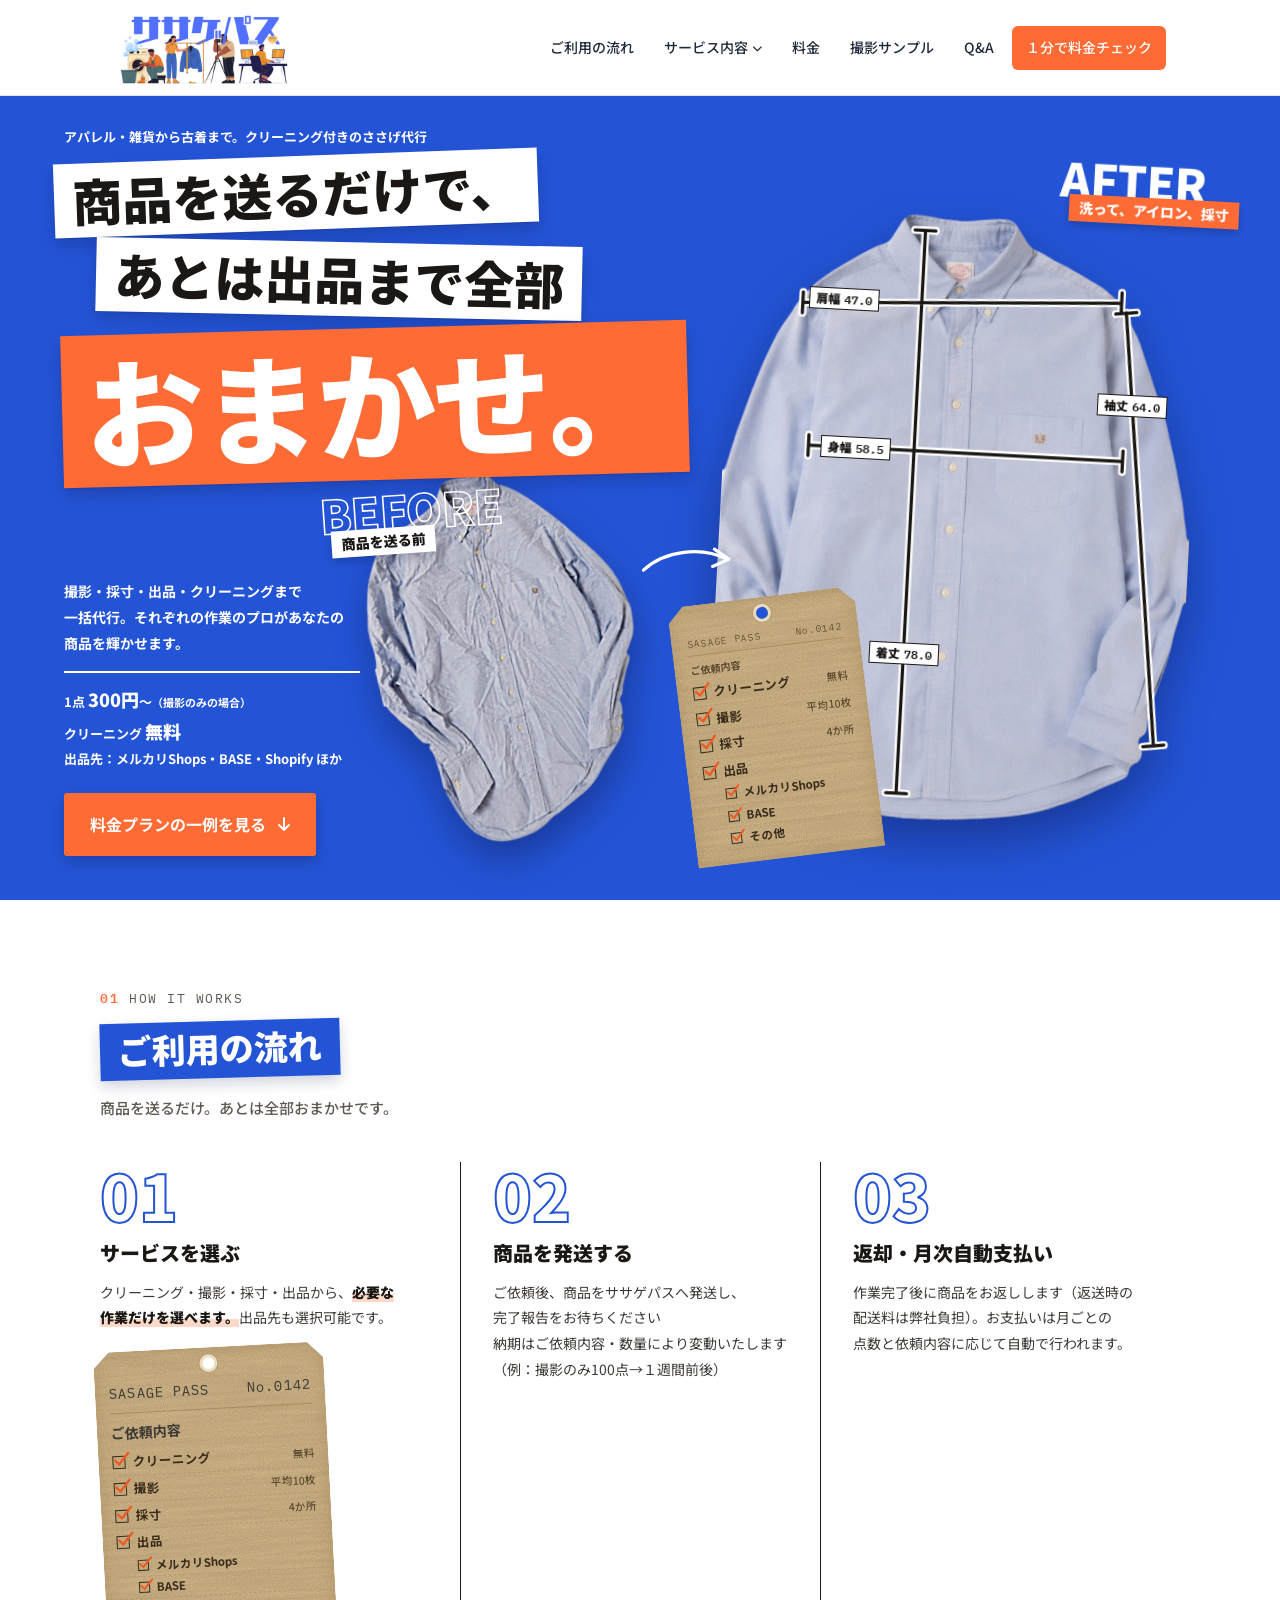
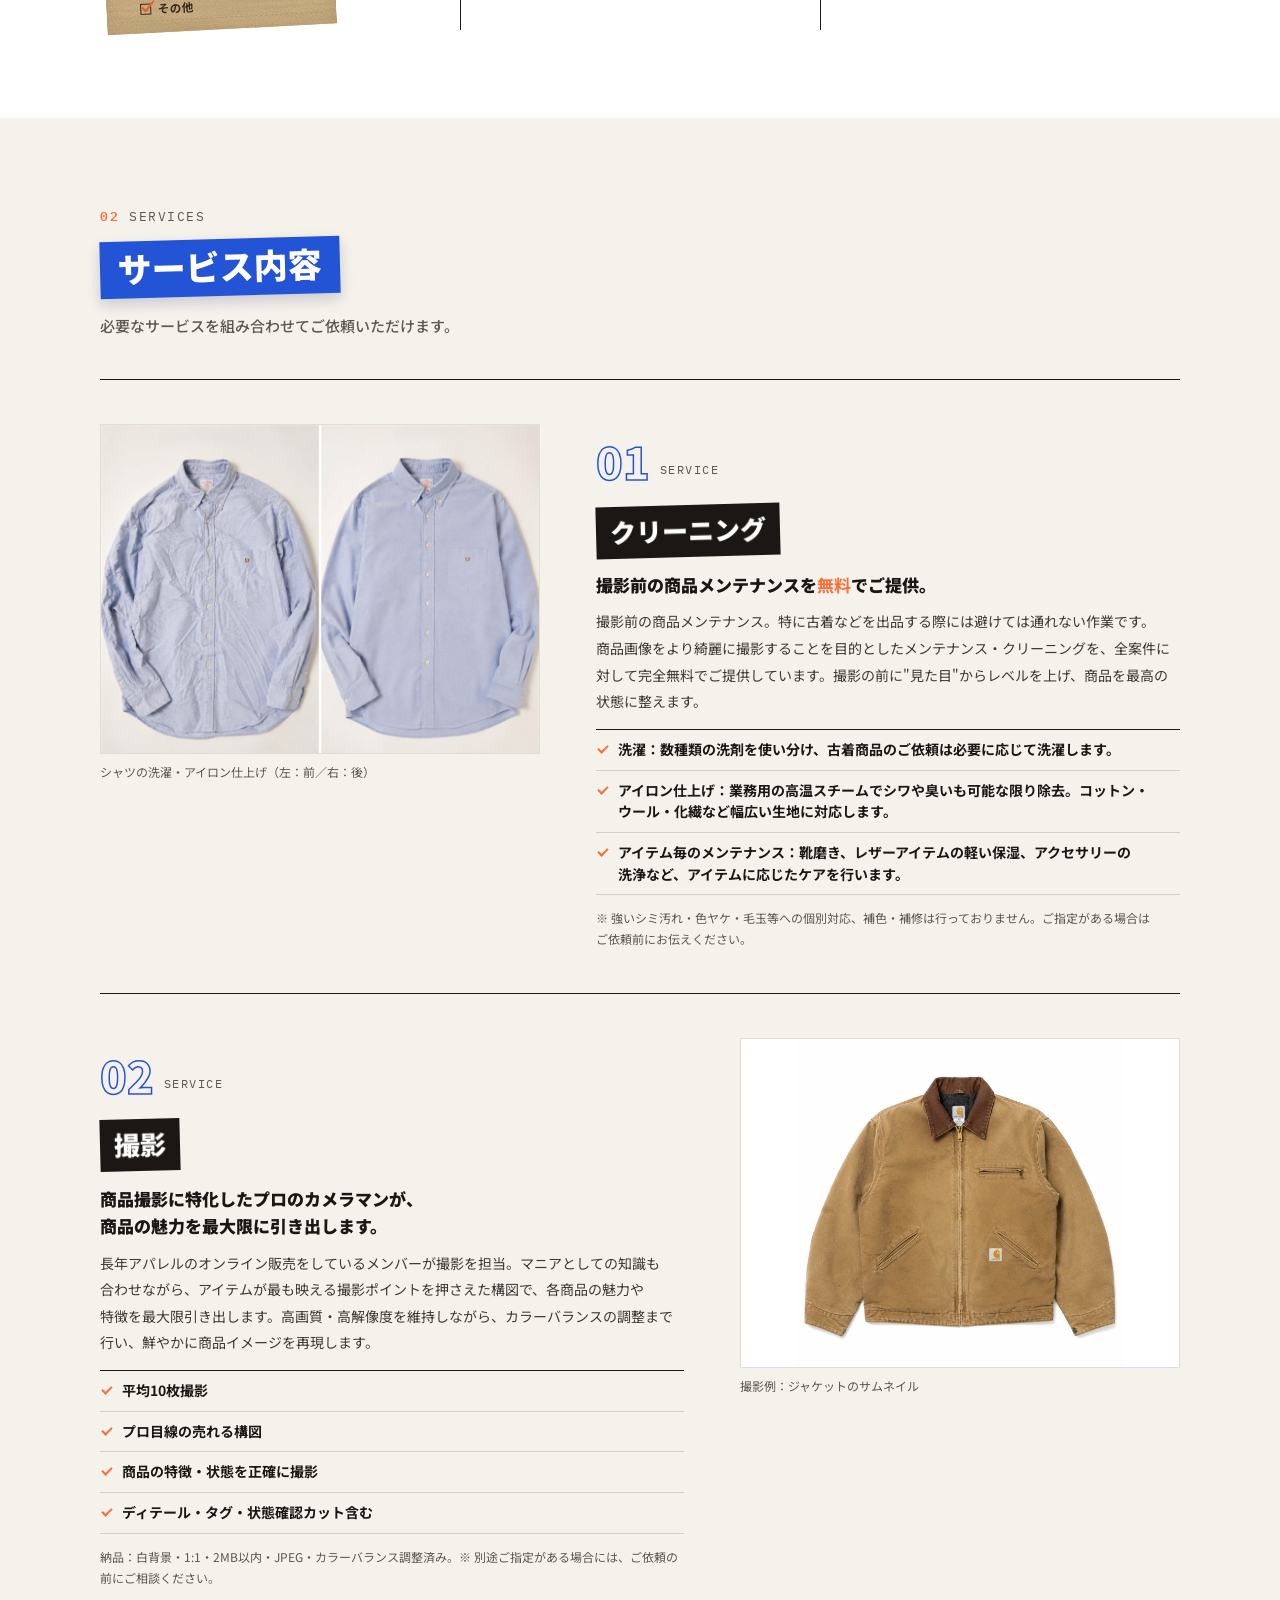
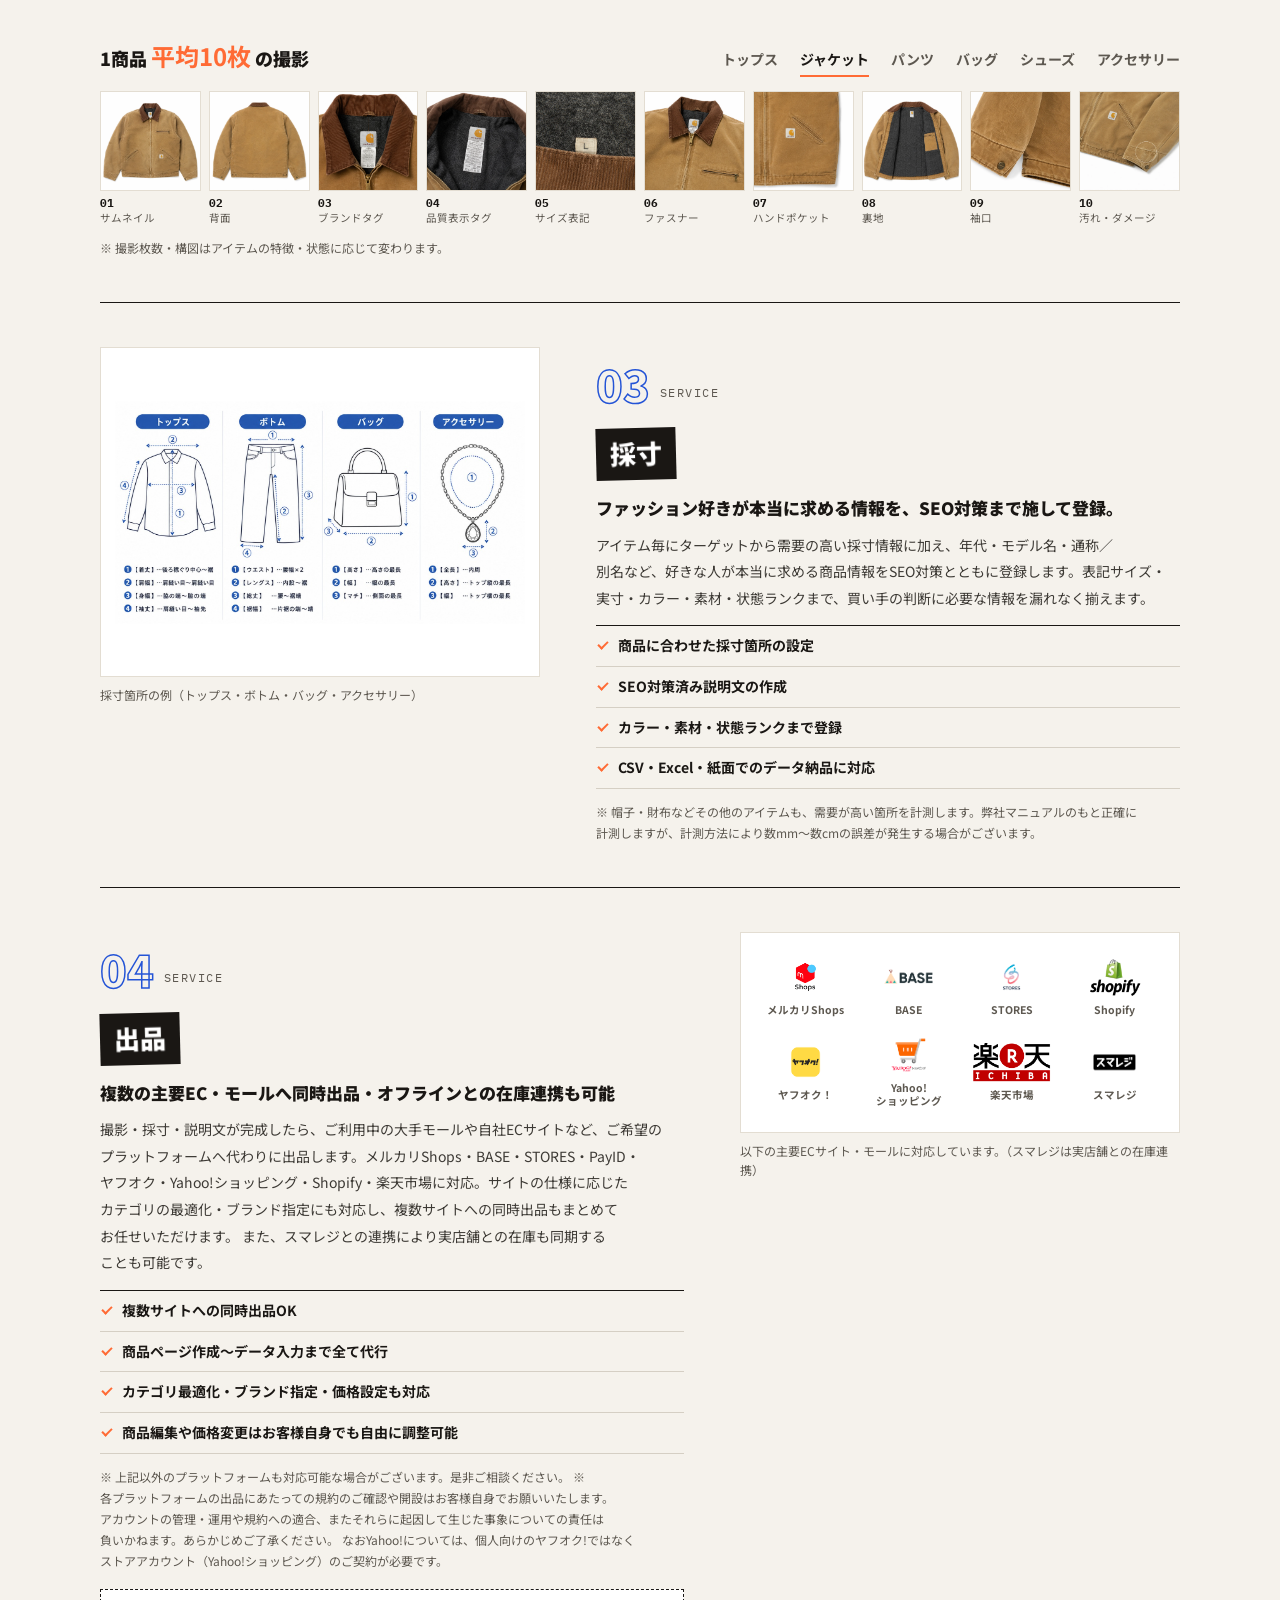
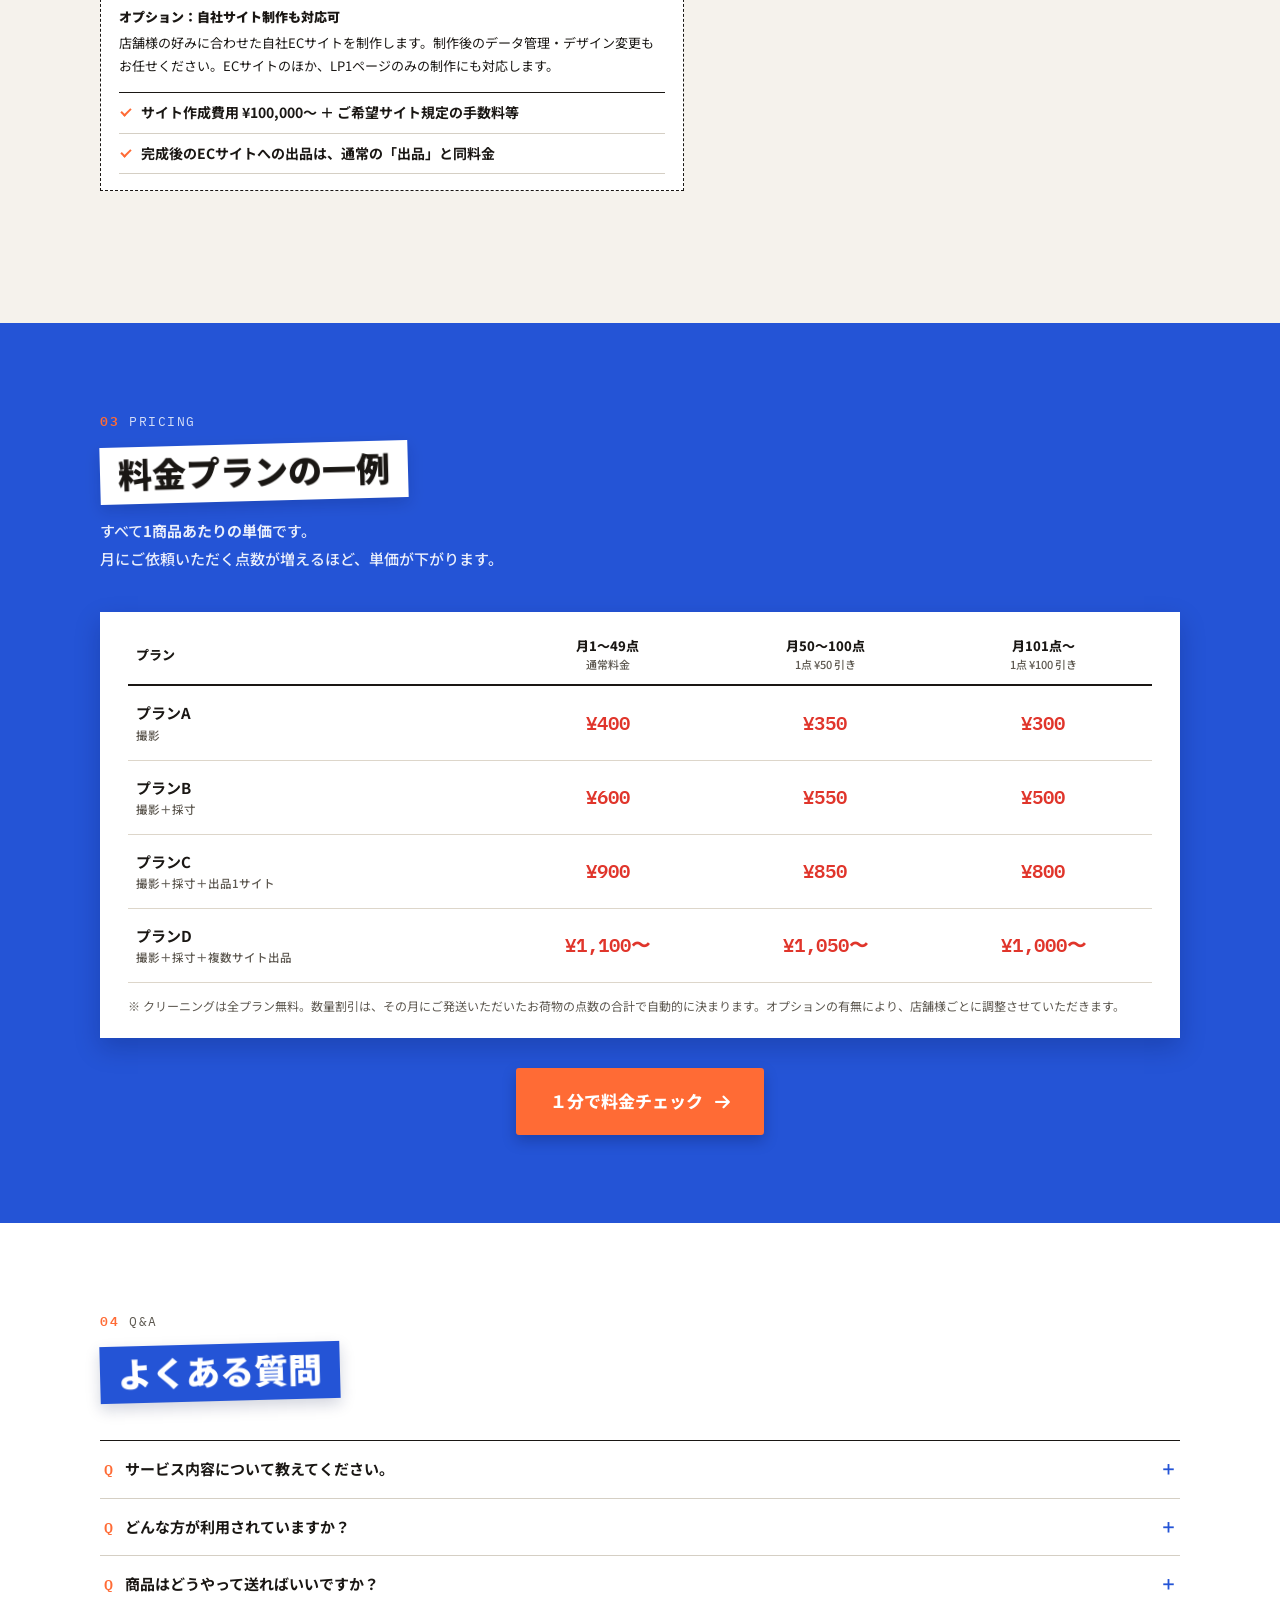
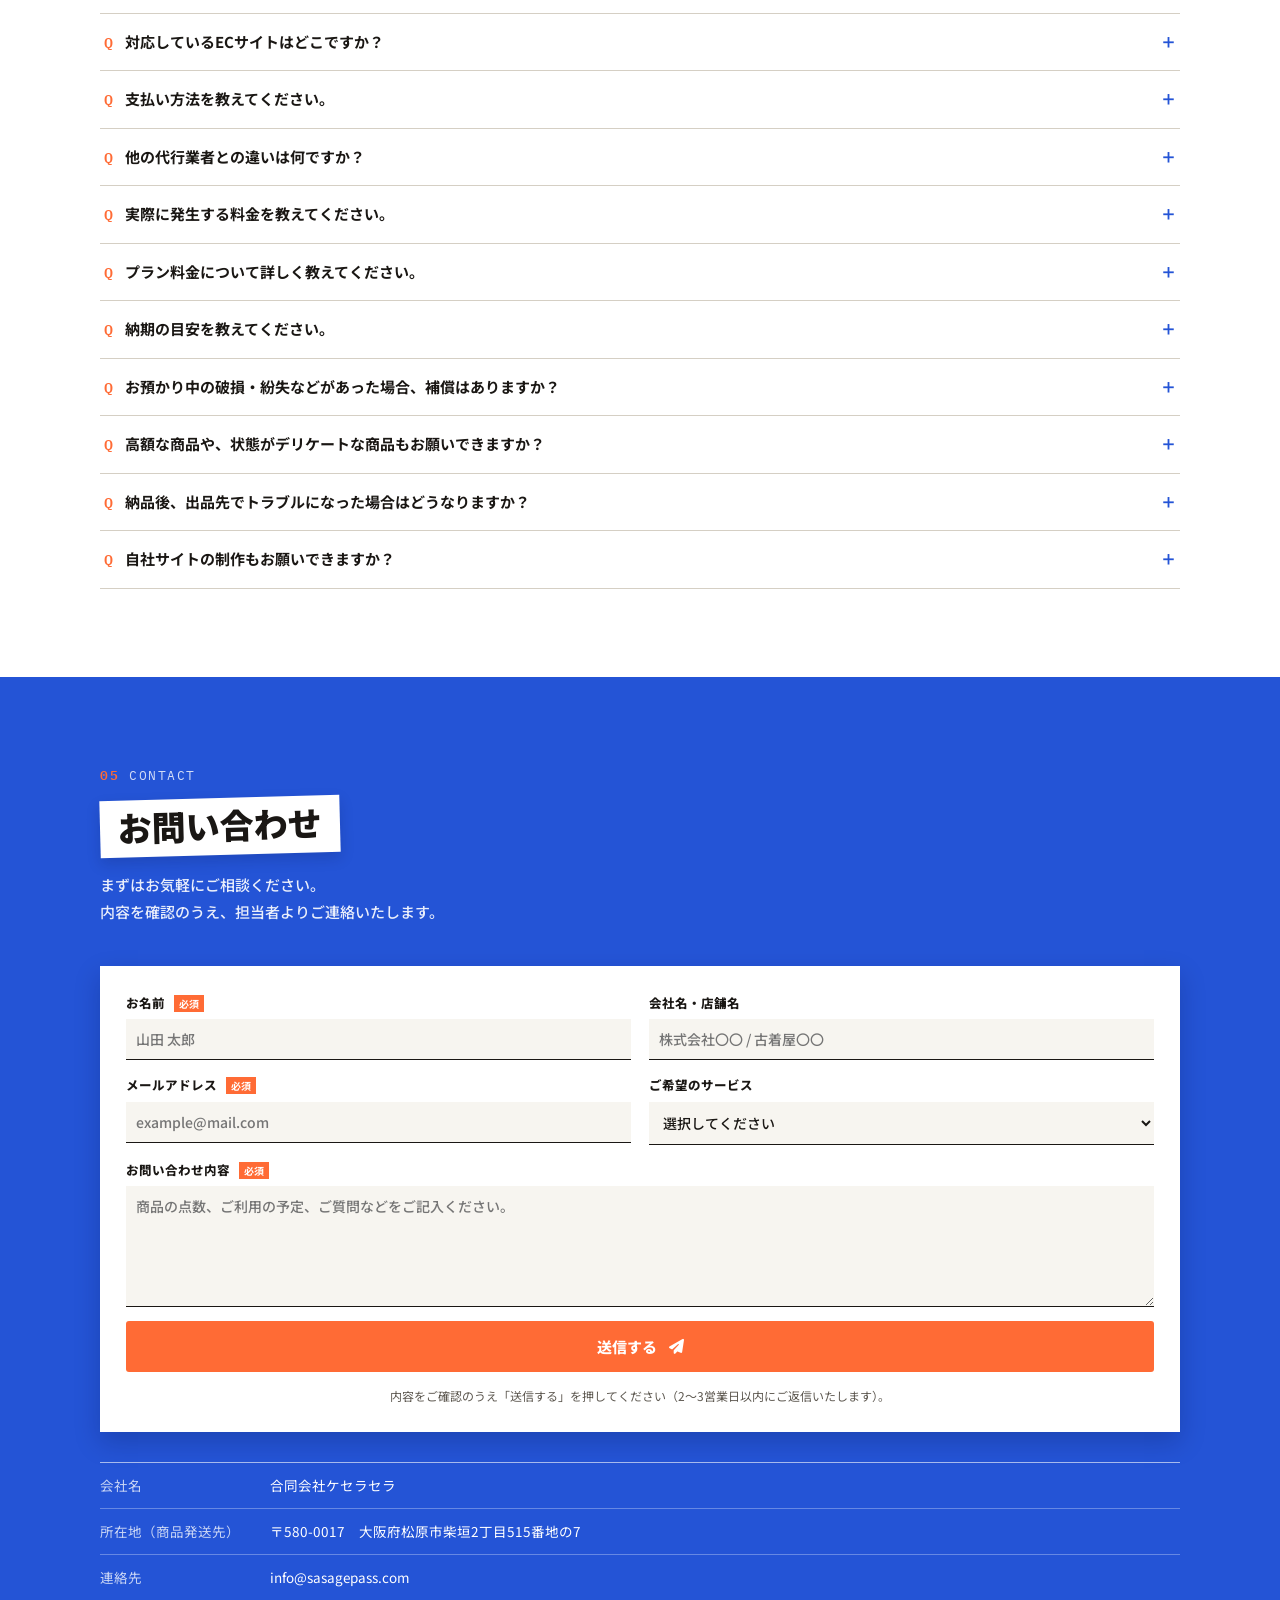
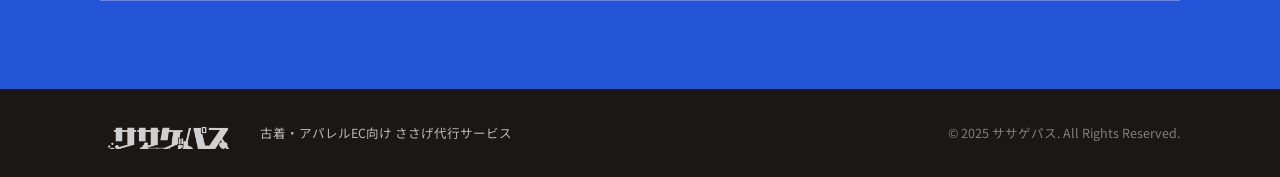
<file: index.html>
﻿<!DOCTYPE html>
<html lang="ja">
<head>
  <meta charset="UTF-8">
  <meta name="viewport" content="width=device-width, initial-scale=1.0">
  <title>ササゲパス | 古着・アパレルEC向け ささげ代行サービス</title>
  <meta name="description" content="古着・アパレルEC事業者向けのささげ代行サービス。撮影・採寸・出品を1点300円〜全部お任せ。クリーニング無料。商品を送るだけでOK。メルカリShops・BASE・Shopify・楽天など主要EC対応。">
  <!-- ファビコン -->
  <link rel="icon" href="/favicon.ico" sizes="16x16 32x32 48x48">
  <link rel="icon" href="/images/icons/icon-192.png" type="image/png" sizes="192x192">
  <link rel="apple-touch-icon" href="/apple-touch-icon.png">

  <link rel="preconnect" href="https://fonts.googleapis.com">
  <link rel="preconnect" href="https://fonts.gstatic.com" crossorigin>
  <link href="https://fonts.googleapis.com/css2?family=Noto+Sans+JP:wght@400;500;700;800;900&family=IBM+Plex+Mono:wght@400;500;600&display=swap" rel="stylesheet">
  <link rel="stylesheet" href="https://cdnjs.cloudflare.com/ajax/libs/font-awesome/6.5.0/css/all.min.css">
  <link rel="preload" as="image" href="images/hero/after.webp">
  <link rel="stylesheet" href="style.css">

  <!-- 計測タグ（IDの設定は /tracking.js の CONFIG で行います） -->
  <script src="/tracking.js"></script>
</head>
<body>

  <!-- ナビゲーション -->
  <header class="header">
    <div class="container header-inner">
      <a href="#" class="logo">
        <img src="/images/logo/sasagepass-logo.png" alt="ササゲパス" class="logo-img">
      </a>
      <nav class="nav">
        <a href="#about">ご利用の流れ</a>
        <!-- サービス内容 ドロップダウン -->
        <div class="nav-dropdown">
          <a href="#features" class="nav-dropdown-trigger">サービス内容 <i class="fa-solid fa-chevron-down nav-caret"></i></a>
          <div class="nav-dropdown-menu">
            <a href="#svc-cleaning"><i class="fa-solid fa-soap"></i> クリーニング</a>
            <a href="#svc-photo"><i class="fa-solid fa-camera"></i> 撮影</a>
            <a href="#svc-measurement"><i class="fa-solid fa-ruler"></i> 採寸</a>
            <a href="#svc-listing"><i class="fa-solid fa-store"></i> 出品</a>
            <a href="#svc-website"><i class="fa-solid fa-laptop-code"></i> サイト制作（出品オプション）</a>
          </div>
        </div>
        <a href="#price">料金</a>
        <a href="#gallery">撮影サンプル</a>
        <a href="#faq">Q&amp;A</a>
        <a href="/mitsumori/" class="btn btn-nav" target="_blank" rel="noopener">１分で料金チェック</a>
      </nav>
      <!-- ヘッダー内CTA（モバイルのみ表示。PCは .nav の「１分で料金チェック」が担当） -->
      <a href="/mitsumori/" class="btn-hdr-cta" target="_blank" rel="noopener">
        <span class="btn-hdr-cta-sub">その場で概算</span>
        <span class="btn-hdr-cta-main">１分で料金チェック</span>
      </a>
      <button class="hamburger" id="hamburger" aria-label="メニューを開く">
        <span></span><span></span><span></span>
      </button>
    </div>
  </header>

  <!-- モバイルメニュー -->
  <div class="mobile-menu" id="mobileMenu">
    <a href="#about" class="mobile-link">ご利用の流れ</a>
    <div class="mobile-link mobile-group-label">サービス内容</div>
    <a href="#svc-cleaning" class="mobile-link mobile-sub"><i class="fa-solid fa-soap"></i> クリーニング</a>
    <a href="#svc-photo" class="mobile-link mobile-sub"><i class="fa-solid fa-camera"></i> 撮影</a>
    <a href="#svc-measurement" class="mobile-link mobile-sub"><i class="fa-solid fa-ruler"></i> 採寸</a>
    <a href="#svc-listing" class="mobile-link mobile-sub"><i class="fa-solid fa-store"></i> 出品</a>
    <a href="#svc-website" class="mobile-link mobile-sub"><i class="fa-solid fa-laptop-code"></i> サイト制作（出品オプション）</a>
    <a href="#price" class="mobile-link">料金</a>
    <a href="#gallery" class="mobile-link">撮影サンプル</a>
    <a href="#faq" class="mobile-link">Q&amp;A</a>
    <a href="/mitsumori/" class="mobile-link mobile-cta" target="_blank" rel="noopener">１分で料金チェック</a>
  </div>

  <!-- ヒーロー -->
  <section class="hero">
    <div class="hr-wrap">
      <p class="hr-eyebrow" data-edit-id="hero-eyebrow" data-edit-label="ヒーロー：小見出し" data-edit-type="text">アパレル・雑貨から古着まで。クリーニング付きのささげ代行</p>
      <h1 class="hr-title">
        <span class="hr-strip s1" data-edit-id="hero-title-1" data-edit-label="ヒーロー：見出し1枚目（白い紙）" data-edit-type="text">商品を送るだけで、</span>
        <span class="hr-strip s2" data-edit-id="hero-title-2" data-edit-label="ヒーロー：見出し2枚目（白い紙）" data-edit-type="text">あとは出品まで全部</span>
        <span class="hr-strip s3" data-edit-id="hero-title-3" data-edit-label="ヒーロー：見出し3枚目（オレンジの紙）" data-edit-type="text">おまかせ。</span>
      </h1>
      <div class="hr-stage">
        <div class="hr-cut before"><img src="images/hero/before.webp" alt="クリーニング前のシャツ" width="1344" height="1886" draggable="false"></div>
        <div class="hr-cut after">
          <img src="images/hero/after.webp" alt="洗濯・アイロン後に採寸したシャツ" width="1440" height="1870" draggable="false">
          <svg viewBox="0 0 720 935" preserveAspectRatio="none" aria-hidden="true"><g fill="none" stroke-linecap="round"><path class="halo" d="M110 148L598 124M110 132v32M598 108v32M130 366H612M130 350v32M612 350v32M292 28V892M276 28h32M276 892h32M606 138L682 798M590 141l32 -4M666 801l32 -4" stroke="#fff" stroke-width="12"/><path class="ln" d="M110 148L598 124M110 132v32M598 108v32M130 366H612M130 350v32M612 350v32M292 28V892M276 28h32M276 892h32M606 138L682 798M590 141l32 -4M666 801l32 -4" stroke="#1A1714" stroke-width="5"/></g></svg>
          <span class="hr-lbl" style="left:24%;top:14.9%"><em>肩幅</em><span data-edit-id="hero-measure-shoulder" data-edit-label="ヒーロー：採寸の数値（肩幅）" data-edit-type="text">47.0</span></span>
          <span class="hr-lbl" style="left:28%;top:39.1%"><em>身幅</em><span data-edit-id="hero-measure-width" data-edit-label="ヒーロー：採寸の数値（身幅）" data-edit-type="text">58.5</span></span>
          <span class="hr-lbl" style="left:40.6%;top:72.5%"><em>着丈</em><span data-edit-id="hero-measure-length" data-edit-label="ヒーロー：採寸の数値（着丈）" data-edit-type="text">78.0</span></span>
          <span class="hr-lbl" style="left:86.4%;top:30%"><em>袖丈</em><span data-edit-id="hero-measure-sleeve" data-edit-label="ヒーロー：採寸の数値（袖丈）" data-edit-type="text">64.0</span></span>
        </div>
        <p class="hr-sticker b"><small>BEFORE</small><span data-edit-id="hero-before-label" data-edit-label="ヒーロー：BEFOREの札" data-edit-type="text">商品を送る前</span></p>
        <p class="hr-sticker a"><small>AFTER</small><span data-edit-id="hero-after-label" data-edit-label="ヒーロー：AFTERの札" data-edit-type="text">洗って、アイロン、採寸</span></p>
        <svg class="hr-arrow" viewBox="0 0 110 40" aria-hidden="true"><path d="M6 30C30 8 70 4 98 18" fill="none" stroke="#fff" stroke-width="3.5" stroke-linecap="round"/><path d="M84 7l16 11-18 8" fill="none" stroke="#fff" stroke-width="3.5" stroke-linecap="round" stroke-linejoin="round"/></svg>
        <div class="kraft-tag hr-tag" aria-label="ご依頼内容の例">
          <span class="kraft-hole"></span>
          <p class="kraft-no"><span>SASAGE PASS</span><span>No.0142</span></p>
          <p class="kraft-ttl">ご依頼内容</p>
          <ul>
            <li><span class="cb" aria-hidden="true"><svg viewBox="0 0 20 20"><path d="M3 10.5l4.2 4.6L18 2.5" fill="none" stroke="#EE5A24" stroke-width="2.6" stroke-linecap="round" stroke-linejoin="round"/></svg></span>クリーニング<small>無料</small></li>
            <li><span class="cb" aria-hidden="true"><svg viewBox="0 0 20 20"><path d="M3 10.5l4.2 4.6L18 2.5" fill="none" stroke="#EE5A24" stroke-width="2.6" stroke-linecap="round" stroke-linejoin="round"/></svg></span>撮影<small>平均10枚</small></li>
            <li><span class="cb" aria-hidden="true"><svg viewBox="0 0 20 20"><path d="M3 10.5l4.2 4.6L18 2.5" fill="none" stroke="#EE5A24" stroke-width="2.6" stroke-linecap="round" stroke-linejoin="round"/></svg></span>採寸<small>4か所</small></li>
            <li class="has-sub"><span class="cb" aria-hidden="true"><svg viewBox="0 0 20 20"><path d="M3 10.5l4.2 4.6L18 2.5" fill="none" stroke="#EE5A24" stroke-width="2.6" stroke-linecap="round" stroke-linejoin="round"/></svg></span>出品</li>
            <li class="sub"><span class="cb" aria-hidden="true"><svg viewBox="0 0 20 20"><path d="M3 10.5l4.2 4.6L18 2.5" fill="none" stroke="#EE5A24" stroke-width="2.6" stroke-linecap="round" stroke-linejoin="round"/></svg></span>メルカリShops</li>
            <li class="sub"><span class="cb" aria-hidden="true"><svg viewBox="0 0 20 20"><path d="M3 10.5l4.2 4.6L18 2.5" fill="none" stroke="#EE5A24" stroke-width="2.6" stroke-linecap="round" stroke-linejoin="round"/></svg></span>BASE</li>
            <li class="sub"><span class="cb" aria-hidden="true"><svg viewBox="0 0 20 20"><path d="M3 10.5l4.2 4.6L18 2.5" fill="none" stroke="#EE5A24" stroke-width="2.6" stroke-linecap="round" stroke-linejoin="round"/></svg></span>その他</li>
          </ul>
        </div>
      </div>
      <div class="hr-foot">
        <p class="hr-sub" data-edit-id="hero-sub" data-edit-label="ヒーロー：サブテキスト" data-edit-type="richtext">撮影・採寸・出品・クリーニングまで一括代行。それぞれの作業のプロがあなたの商品を輝かせます。</p>
        <p class="hr-facts">
          <span class="hr-price" data-edit-id="hero-price" data-edit-label="ヒーロー：料金の行" data-edit-type="richtext">1点 <b>300円</b>〜<small>（撮影のみの場合）</small></span>
          <span class="hr-clean" data-edit-id="hero-cleaning" data-edit-label="ヒーロー：クリーニングの行" data-edit-type="richtext">クリーニング <b>無料</b></span>
          <span class="hr-to" data-edit-id="hero-platforms" data-edit-label="ヒーロー：出品先の行" data-edit-type="text">出品先：メルカリShops・BASE・Shopify ほか</span>
        </p>
        <a href="#price" class="hr-btn"><span data-edit-id="hero-cta" data-edit-label="ヒーロー：ボタン" data-edit-type="text">料金プランの一例を見る</span> <i class="fa-solid fa-arrow-down"></i></a>
      </div>
    </div>
  </section>

  <script>
    // ヒーローを画面の幅に合わせて縮める割合（769〜1239pxで使う）
    (function () {
      var hero = document.querySelector('.hero');
      function fit() { hero.style.setProperty('--hs', Math.min(1, document.documentElement.clientWidth / 1240)); }
      fit();
      window.addEventListener('resize', fit);
    })();
  </script>

  <!-- ご利用の流れ -->
  <section class="lp-sec lp-white" id="about">
    <div class="lp-in">
      <div class="lp-head">
        <p class="lp-no"><b>01</b>HOW IT WORKS</p>
        <h2 class="lp-strip">ご利用の流れ</h2>
        <p class="lp-desc">商品を送るだけ。あとは全部おまかせです。</p>
      </div>
      <ol class="lp-flow">
        <li>
          <b class="lp-num">01</b>
          <h3 data-edit-id="flow-step1-title" data-edit-label="流れ STEP1：見出し" data-edit-type="text">サービスを選ぶ</h3>
          <p data-edit-id="flow-step1-desc" data-edit-label="流れ STEP1：本文" data-edit-type="richtext">クリーニング・撮影・採寸・出品から、<strong>必要な作業だけを選べます。</strong>出品先も選択可能です。</p>
          <div class="kraft-tag lp-flow-tag" aria-label="ご依頼内容の例">
          <span class="kraft-hole"></span>
          <p class="kraft-no"><span>SASAGE PASS</span><span>No.0142</span></p>
          <p class="kraft-ttl">ご依頼内容</p>
          <ul>
            <li><span class="cb" aria-hidden="true"><svg viewBox="0 0 20 20"><path d="M3 10.5l4.2 4.6L18 2.5" fill="none" stroke="#EE5A24" stroke-width="2.6" stroke-linecap="round" stroke-linejoin="round"/></svg></span>クリーニング<small>無料</small></li>
            <li><span class="cb" aria-hidden="true"><svg viewBox="0 0 20 20"><path d="M3 10.5l4.2 4.6L18 2.5" fill="none" stroke="#EE5A24" stroke-width="2.6" stroke-linecap="round" stroke-linejoin="round"/></svg></span>撮影<small>平均10枚</small></li>
            <li><span class="cb" aria-hidden="true"><svg viewBox="0 0 20 20"><path d="M3 10.5l4.2 4.6L18 2.5" fill="none" stroke="#EE5A24" stroke-width="2.6" stroke-linecap="round" stroke-linejoin="round"/></svg></span>採寸<small>4か所</small></li>
            <li class="has-sub"><span class="cb" aria-hidden="true"><svg viewBox="0 0 20 20"><path d="M3 10.5l4.2 4.6L18 2.5" fill="none" stroke="#EE5A24" stroke-width="2.6" stroke-linecap="round" stroke-linejoin="round"/></svg></span>出品</li>
            <li class="sub"><span class="cb" aria-hidden="true"><svg viewBox="0 0 20 20"><path d="M3 10.5l4.2 4.6L18 2.5" fill="none" stroke="#EE5A24" stroke-width="2.6" stroke-linecap="round" stroke-linejoin="round"/></svg></span>メルカリShops</li>
            <li class="sub"><span class="cb" aria-hidden="true"><svg viewBox="0 0 20 20"><path d="M3 10.5l4.2 4.6L18 2.5" fill="none" stroke="#EE5A24" stroke-width="2.6" stroke-linecap="round" stroke-linejoin="round"/></svg></span>BASE</li>
            <li class="sub"><span class="cb" aria-hidden="true"><svg viewBox="0 0 20 20"><path d="M3 10.5l4.2 4.6L18 2.5" fill="none" stroke="#EE5A24" stroke-width="2.6" stroke-linecap="round" stroke-linejoin="round"/></svg></span>その他</li>
          </ul>
        </div>
        </li>
        <li>
          <b class="lp-num">02</b>
          <h3 data-edit-id="flow-step2-title" data-edit-label="流れ STEP2：見出し" data-edit-type="text">商品を発送する</h3>
          <p data-edit-id="flow-step2-desc" data-edit-label="流れ STEP2：本文" data-edit-type="richtext">ご依頼後、商品をササゲパスへ発送し、完了報告をお待ちください<br>納期はご依頼内容・数量により変動いたします<br>（例：撮影のみ100点→１週間前後）</p>
        </li>
        <li>
          <b class="lp-num">03</b>
          <h3 data-edit-id="flow-step3-title" data-edit-label="流れ STEP3：見出し" data-edit-type="text">返却・月次自動支払い</h3>
          <p data-edit-id="flow-step3-desc" data-edit-label="流れ STEP3：本文" data-edit-type="text">作業完了後に商品をお返しします（返送時の配送料は弊社負担）。お支払いは月ごとの点数と依頼内容に応じて自動で行われます。</p>
        </li>
      </ol>
    </div>
  </section>

  <!-- サービス内容 -->
  <section class="lp-sec lp-paper" id="features">
    <div class="lp-in">
      <div class="lp-head">
        <p class="lp-no"><b>02</b>SERVICES</p>
        <h2 class="lp-strip">サービス内容</h2>
        <p class="lp-desc">必要なサービスを組み合わせてご依頼いただけます。</p>
      </div>

      <article class="lp-svc" id="svc-cleaning">
        <figure class="lp-svc-media">
          <div class="lp-frame"><img class="cover" src="images/steps/iron.jpg" alt="アイロン仕上げ Before/After" loading="lazy" draggable="false"></div>
          <figcaption data-edit-id="svc-cleaning-caption" data-edit-label="サービス01：画像の説明" data-edit-type="text">シャツの洗濯・アイロン仕上げ（左：前／右：後）</figcaption>
        </figure>
        <div class="lp-svc-body">
          <p class="lp-svc-no"><b>01</b>SERVICE</p>
          <h3 class="lp-svc-name">クリーニング</h3>
          <p class="lp-svc-catch" data-edit-id="svc-cleaning-catch" data-edit-label="クリーニング：キャッチコピー" data-edit-type="richtext">撮影前の商品メンテナンスを<strong>無料</strong>でご提供。</p>
          <p class="lp-svc-desc" data-edit-id="svc-cleaning-desc" data-edit-label="クリーニング：説明文" data-edit-type="text">撮影前の商品メンテナンス。特に古着などを出品する際には避けては通れない作業です。
商品画像をより綺麗に撮影することを目的としたメンテナンス・クリーニングを、全案件に対して完全無料でご提供しています。撮影の前に"見た目"からレベルを上げ、商品を最高の状態に整えます。</p>
          <ul class="lp-ruled">
            <li><b data-edit-id="svc-cleaning-sub1-title" data-edit-label="クリーニング STEP1：見出し" data-edit-type="text">洗濯</b>：<span data-edit-id="svc-cleaning-sub1-desc" data-edit-label="クリーニング STEP1：説明" data-edit-type="text">数種類の洗剤を使い分け、古着商品のご依頼は必要に応じて洗濯します。</span></li>
            <li><b data-edit-id="svc-cleaning-sub2-title" data-edit-label="クリーニング STEP2：見出し" data-edit-type="text">アイロン仕上げ</b>：<span data-edit-id="svc-cleaning-sub2-desc" data-edit-label="クリーニング STEP2：説明" data-edit-type="text">業務用の高温スチームでシワや臭いも可能な限り除去。コットン・ウール・化繊など幅広い生地に対応します。</span></li>
            <li><b data-edit-id="svc-cleaning-sub3-title" data-edit-label="クリーニング STEP3：見出し" data-edit-type="text">アイテム毎のメンテナンス</b>：<span data-edit-id="svc-cleaning-sub3-desc" data-edit-label="クリーニング STEP3：説明" data-edit-type="text">靴磨き、レザーアイテムの軽い保湿、アクセサリーの洗浄など、アイテムに応じたケアを行います。</span></li>
          </ul>
          <p class="lp-note" data-edit-id="svc-cleaning-note" data-edit-label="クリーニング：注記" data-edit-type="text">※ 強いシミ汚れ・色ヤケ・毛玉等への個別対応、補色・補修は行っておりません。ご指定がある場合はご依頼前にお伝えください。</p>
        </div>
      </article>

      <article class="lp-svc rev" id="svc-photo">
        <figure class="lp-svc-media">
          <div class="lp-frame"><img src="images/samples/jacket-1.webp" alt="撮影例：ジャケットのサムネイル" loading="lazy" draggable="false"></div>
          <figcaption data-edit-id="svc-photo-caption" data-edit-label="サービス02：画像の説明" data-edit-type="text">撮影例：ジャケットのサムネイル</figcaption>
        </figure>
        <div class="lp-svc-body">
          <p class="lp-svc-no"><b>02</b>SERVICE</p>
          <h3 class="lp-svc-name">撮影</h3>
          <p class="lp-svc-catch" data-edit-id="svc-photo-catch" data-edit-label="撮影：キャッチコピー" data-edit-type="text">商品撮影に特化したプロのカメラマンが、商品の魅力を最大限に引き出します。</p>
          <p class="lp-svc-desc" data-edit-id="svc-photo-desc" data-edit-label="撮影：説明文" data-edit-type="text">長年アパレルのオンライン販売をしているメンバーが撮影を担当。マニアとしての知識も合わせながら、アイテムが最も映える撮影ポイントを押さえた構図で、各商品の魅力や特徴を最大限引き出します。高画質・高解像度を維持しながら、カラーバランスの調整まで行い、鮮やかに商品イメージを再現します。</p>
          <ul class="lp-ruled" data-edit-id="svc-photo-points" data-edit-label="撮影：ポイント一覧（1行1項目）" data-edit-type="list">
            <li><i class="fa-solid fa-circle-check"></i> 平均10枚撮影</li>
            <li><i class="fa-solid fa-circle-check"></i> プロ目線の売れる構図</li>
            <li><i class="fa-solid fa-circle-check"></i> 商品の特徴・状態を正確に撮影</li>
            <li><i class="fa-solid fa-circle-check"></i> ディテール・タグ・状態確認カット含む</li>
          </ul>
          <p class="lp-note"><span data-edit-id="svc-photo-format" data-edit-label="撮影：納品フォーマット" data-edit-type="text">納品：白背景・1:1・2MB以内・JPEG・カラーバランス調整済み。</span><span data-edit-id="svc-photo-note" data-edit-label="撮影：注記" data-edit-type="text">※ 別途ご指定がある場合には、ご依頼の前にご相談ください。</span></p>
        </div>
      </article>
      <div class="lp-svc-gal">
        <div class="lp-gal" id="gallery">
          <div class="lp-gal-top">
            <p class="lp-gal-lead">1商品 <b>平均10枚</b> の撮影</p>
            <div class="lp-tabs" role="tablist" aria-label="撮影サンプルのアイテム">
              <button type="button" role="tab" class="lp-tab" data-category="tops" aria-selected="false">トップス</button>
              <button type="button" role="tab" class="lp-tab on" data-category="jacket" aria-selected="true">ジャケット</button>
              <button type="button" role="tab" class="lp-tab" data-category="pants" aria-selected="false">パンツ</button>
              <button type="button" role="tab" class="lp-tab" data-category="bag" aria-selected="false">バッグ</button>
              <button type="button" role="tab" class="lp-tab" data-category="shoes" aria-selected="false">シューズ</button>
              <button type="button" role="tab" class="lp-tab" data-category="accessory" aria-selected="false">アクセサリー</button>
            </div>
          </div>
          <div class="lp-gal-row" id="cat-tops" role="tabpanel" hidden>
            <figure><img src="images/samples/shirt-1.webp" alt="トップス サムネイル" loading="lazy" draggable="false"><figcaption><b>01</b>サムネイル</figcaption></figure>
            <figure><img src="images/samples/shirt-6.webp" alt="トップス 背面" loading="lazy" draggable="false"><figcaption><b>02</b>背面</figcaption></figure>
            <figure><img src="images/samples/shirt-8.webp" alt="トップス ブランドタグ" loading="lazy" draggable="false"><figcaption><b>03</b>ブランドタグ</figcaption></figure>
            <figure><img src="images/samples/shirt-9.webp" alt="トップス 品質表示タグ" loading="lazy" draggable="false"><figcaption><b>04</b>品質表示タグ</figcaption></figure>
            <figure><img src="images/samples/shirt-7.webp" alt="トップス ロゴ刺繍" loading="lazy" draggable="false"><figcaption><b>05</b>ロゴ刺繍</figcaption></figure>
            <figure><img src="images/samples/shirt-2.webp" alt="トップス 袖口" loading="lazy" draggable="false"><figcaption><b>06</b>袖口</figcaption></figure>
            <figure><img src="images/samples/shirt-3.webp" alt="トップス 裾" loading="lazy" draggable="false"><figcaption><b>07</b>裾</figcaption></figure>
            <figure><img src="images/samples/shirt-4.webp" alt="トップス 素材感" loading="lazy" draggable="false"><figcaption><b>08</b>素材感</figcaption></figure>
            <figure><img src="images/samples/shirt-5.webp" alt="トップス 汚れ・ダメージ" loading="lazy" draggable="false"><figcaption><b>09</b>汚れ・ダメージ</figcaption></figure>
          </div>
          <div class="lp-gal-row" id="cat-jacket" role="tabpanel">
            <figure><img src="images/samples/jacket-1.webp" alt="ジャケット サムネイル" loading="lazy" draggable="false"><figcaption><b>01</b>サムネイル</figcaption></figure>
            <figure><img src="images/samples/jacket-2.webp" alt="ジャケット 背面" loading="lazy" draggable="false"><figcaption><b>02</b>背面</figcaption></figure>
            <figure><img src="images/samples/jacket-3.webp" alt="ジャケット ブランドタグ" loading="lazy" draggable="false"><figcaption><b>03</b>ブランドタグ</figcaption></figure>
            <figure><img src="images/samples/jacket-4.webp" alt="ジャケット 品質表示タグ" loading="lazy" draggable="false"><figcaption><b>04</b>品質表示タグ</figcaption></figure>
            <figure><img src="images/samples/jacket-5.webp" alt="ジャケット サイズ表記" loading="lazy" draggable="false"><figcaption><b>05</b>サイズ表記</figcaption></figure>
            <figure><img src="images/samples/jacket-8.webp" alt="ジャケット ファスナー" loading="lazy" draggable="false"><figcaption><b>06</b>ファスナー</figcaption></figure>
            <figure><img src="images/samples/jacket-7.webp" alt="ジャケット ハンドポケット" loading="lazy" draggable="false"><figcaption><b>07</b>ハンドポケット</figcaption></figure>
            <figure><img src="images/samples/jacket-9.webp" alt="ジャケット 裏地" loading="lazy" draggable="false"><figcaption><b>08</b>裏地</figcaption></figure>
            <figure><img src="images/samples/jacket-10.webp" alt="ジャケット 袖口" loading="lazy" draggable="false"><figcaption><b>09</b>袖口</figcaption></figure>
            <figure><img src="images/samples/jacket-6.webp" alt="ジャケット 汚れ・ダメージ" loading="lazy" draggable="false"><figcaption><b>10</b>汚れ・ダメージ</figcaption></figure>
          </div>
          <div class="lp-gal-row" id="cat-pants" role="tabpanel" hidden>
            <figure><img src="images/samples/pants-1.webp" alt="パンツ サムネイル" loading="lazy" draggable="false"><figcaption><b>01</b>サムネイル</figcaption></figure>
            <figure><img src="images/samples/pants-2.webp" alt="パンツ 背面" loading="lazy" draggable="false"><figcaption><b>02</b>背面</figcaption></figure>
            <figure><img src="images/samples/pants-5.webp" alt="パンツ ブランドパッチ" loading="lazy" draggable="false"><figcaption><b>03</b>ブランドパッチ</figcaption></figure>
            <figure><img src="images/samples/pants-6.webp" alt="パンツ 品質表示タグ" loading="lazy" draggable="false"><figcaption><b>04</b>品質表示タグ</figcaption></figure>
            <figure><img src="images/samples/pants-3.webp" alt="パンツ ボタンフライ" loading="lazy" draggable="false"><figcaption><b>05</b>ボタンフライ</figcaption></figure>
            <figure><img src="images/samples/pants-8.webp" alt="パンツ フロントポケット" loading="lazy" draggable="false"><figcaption><b>06</b>フロントポケット</figcaption></figure>
            <figure><img src="images/samples/pants-4.webp" alt="パンツ バックポケット" loading="lazy" draggable="false"><figcaption><b>07</b>バックポケット</figcaption></figure>
            <figure><img src="images/samples/pants-7.webp" alt="パンツ 裾" loading="lazy" draggable="false"><figcaption><b>08</b>裾</figcaption></figure>
            <figure><img src="images/samples/pants-10.webp" alt="パンツ 色落ち・素材感" loading="lazy" draggable="false"><figcaption><b>09</b>色落ち・素材感</figcaption></figure>
            <figure><img src="images/samples/pants-9.webp" alt="パンツ 汚れ・ダメージ" loading="lazy" draggable="false"><figcaption><b>10</b>汚れ・ダメージ</figcaption></figure>
          </div>
          <div class="lp-gal-row" id="cat-bag" role="tabpanel" hidden>
            <figure><img src="images/samples/bag-1.webp" alt="バッグ サムネイル" loading="lazy" draggable="false"><figcaption><b>01</b>サムネイル</figcaption></figure>
            <figure><img src="images/samples/bag-2.webp" alt="バッグ 背面" loading="lazy" draggable="false"><figcaption><b>02</b>背面</figcaption></figure>
            <figure><img src="images/samples/bag-3.webp" alt="バッグ 側面" loading="lazy" draggable="false"><figcaption><b>03</b>側面</figcaption></figure>
            <figure><img src="images/samples/bag-4.webp" alt="バッグ 底面" loading="lazy" draggable="false"><figcaption><b>04</b>底面</figcaption></figure>
            <figure><img src="images/samples/bag-5.webp" alt="バッグ 内側" loading="lazy" draggable="false"><figcaption><b>05</b>内側</figcaption></figure>
            <figure><img src="images/samples/bag-6.webp" alt="バッグ ブランドパッチ" loading="lazy" draggable="false"><figcaption><b>06</b>ブランドパッチ</figcaption></figure>
            <figure><img src="images/samples/bag-9.webp" alt="バッグ ハングタグ" loading="lazy" draggable="false"><figcaption><b>07</b>ハングタグ</figcaption></figure>
            <figure><img src="images/samples/bag-7.webp" alt="バッグ ストラップ・金具" loading="lazy" draggable="false"><figcaption><b>08</b>ストラップ・金具</figcaption></figure>
            <figure><img src="images/samples/bag-8.webp" alt="バッグ 汚れ・ダメージ" loading="lazy" draggable="false"><figcaption><b>09</b>汚れ・ダメージ</figcaption></figure>
          </div>
          <div class="lp-gal-row" id="cat-shoes" role="tabpanel" hidden>
            <figure><img src="images/samples/shoes-1.webp" alt="シューズ サムネイル" loading="lazy" draggable="false"><figcaption><b>01</b>サムネイル</figcaption></figure>
            <figure><img src="images/samples/shoes-2.webp" alt="シューズ 反対側" loading="lazy" draggable="false"><figcaption><b>02</b>反対側</figcaption></figure>
            <figure><img src="images/samples/shoes-3.webp" alt="シューズ 正面" loading="lazy" draggable="false"><figcaption><b>03</b>正面</figcaption></figure>
            <figure><img src="images/samples/shoes-4.webp" alt="シューズ 背面" loading="lazy" draggable="false"><figcaption><b>04</b>背面</figcaption></figure>
            <figure><img src="images/samples/shoes-5.webp" alt="シューズ 上から" loading="lazy" draggable="false"><figcaption><b>05</b>上から</figcaption></figure>
            <figure><img src="images/samples/shoes-6.webp" alt="シューズ ソール" loading="lazy" draggable="false"><figcaption><b>06</b>ソール</figcaption></figure>
            <figure><img src="images/samples/shoes-7.webp" alt="シューズ ブランドタグ" loading="lazy" draggable="false"><figcaption><b>07</b>ブランドタグ</figcaption></figure>
            <figure><img src="images/samples/shoes-9.webp" alt="シューズ つま先" loading="lazy" draggable="false"><figcaption><b>08</b>つま先</figcaption></figure>
            <figure><img src="images/samples/shoes-8.webp" alt="シューズ 素材感" loading="lazy" draggable="false"><figcaption><b>09</b>素材感</figcaption></figure>
            <figure><img src="images/samples/shoes-10.webp" alt="シューズ 使用感" loading="lazy" draggable="false"><figcaption><b>10</b>使用感</figcaption></figure>
          </div>
          <div class="lp-gal-row" id="cat-accessory" role="tabpanel" hidden>
            <figure><img src="images/samples/accessory-1.webp" alt="アクセサリー サムネイル" loading="lazy" draggable="false"><figcaption><b>01</b>サムネイル</figcaption></figure>
            <figure><img src="images/samples/accessory-2.webp" alt="アクセサリー 全体（角度違い）" loading="lazy" draggable="false"><figcaption><b>02</b>全体（角度違い）</figcaption></figure>
            <figure><img src="images/samples/accessory-3.webp" alt="アクセサリー トップ" loading="lazy" draggable="false"><figcaption><b>03</b>トップ</figcaption></figure>
            <figure><img src="images/samples/accessory-9.webp" alt="アクセサリー トップ（寄り）" loading="lazy" draggable="false"><figcaption><b>04</b>トップ（寄り）</figcaption></figure>
            <figure><img src="images/samples/accessory-4.webp" alt="アクセサリー トップ（斜め）" loading="lazy" draggable="false"><figcaption><b>05</b>トップ（斜め）</figcaption></figure>
            <figure><img src="images/samples/accessory-7.webp" alt="アクセサリー トップ（横）" loading="lazy" draggable="false"><figcaption><b>06</b>トップ（横）</figcaption></figure>
            <figure><img src="images/samples/accessory-5.webp" alt="アクセサリー 留め具" loading="lazy" draggable="false"><figcaption><b>07</b>留め具</figcaption></figure>
            <figure><img src="images/samples/accessory-6.webp" alt="アクセサリー 刻印" loading="lazy" draggable="false"><figcaption><b>08</b>刻印</figcaption></figure>
            <figure><img src="images/samples/accessory-8.webp" alt="アクセサリー チェーン" loading="lazy" draggable="false"><figcaption><b>09</b>チェーン</figcaption></figure>
          </div>
          <p class="lp-note">※ 撮影枚数・構図はアイテムの特徴・状態に応じて変わります。</p>
        </div>
      </div>

      <article class="lp-svc" id="svc-measurement">
        <figure class="lp-svc-media">
          <div class="lp-frame"><img class="pad" src="images/steps/measure-points.jpg" alt="採寸箇所：トップス・ボトム・バッグ・アクセサリー" loading="lazy" draggable="false"></div>
          <figcaption data-edit-id="svc-measurement-caption" data-edit-label="サービス03：画像の説明" data-edit-type="text">採寸箇所の例（トップス・ボトム・バッグ・アクセサリー）</figcaption>
        </figure>
        <div class="lp-svc-body">
          <p class="lp-svc-no"><b>03</b>SERVICE</p>
          <h3 class="lp-svc-name">採寸</h3>
          <p class="lp-svc-catch" data-edit-id="svc-measurement-catch" data-edit-label="採寸：キャッチコピー" data-edit-type="text">ファッション好きが本当に求める情報を、SEO対策まで施して登録。</p>
          <p class="lp-svc-desc" data-edit-id="svc-measurement-desc" data-edit-label="採寸：説明文" data-edit-type="text">アイテム毎にターゲットから需要の高い採寸情報に加え、年代・モデル名・通称／別名など、好きな人が本当に求める商品情報をSEO対策とともに登録します。表記サイズ・実寸・カラー・素材・状態ランクまで、買い手の判断に必要な情報を漏れなく揃えます。</p>
          <ul class="lp-ruled" data-edit-id="svc-measurement-points" data-edit-label="採寸：ポイント一覧（1行1項目）" data-edit-type="list">
            <li><i class="fa-solid fa-circle-check"></i> 商品に合わせた採寸箇所の設定</li>
            <li><i class="fa-solid fa-circle-check"></i> SEO対策済み説明文の作成</li>
            <li><i class="fa-solid fa-circle-check"></i> カラー・素材・状態ランクまで登録</li>
            <li><i class="fa-solid fa-circle-check"></i> CSV・Excel・紙面でのデータ納品に対応</li>
          </ul>
          <p class="lp-note" data-edit-id="svc-measurement-note" data-edit-label="採寸：注記" data-edit-type="text">※ 帽子・財布などその他のアイテムも、需要が高い箇所を計測します。弊社マニュアルのもと正確に計測しますが、計測方法により数mm〜数cmの誤差が発生する場合がございます。</p>
        </div>
      </article>

      <article class="lp-svc rev" id="svc-listing">
        <figure class="lp-svc-media">
          <div class="lp-frame plats">
            <span><img src="images/platforms/mercari.png" alt="" loading="lazy" draggable="false"><small>メルカリShops</small></span>
            <span><img src="images/platforms/base.png" alt="" loading="lazy" draggable="false"><small>BASE</small></span>
            <span><img src="images/platforms/stores.png" alt="" loading="lazy" draggable="false"><small>STORES</small></span>
            <span><img src="images/platforms/shopify.png" alt="" loading="lazy" draggable="false"><small>Shopify</small></span>
            <span><img src="images/platforms/yahuoku.png" alt="" loading="lazy" draggable="false"><small>ヤフオク！</small></span>
            <span><img src="images/platforms/yahoo-shopping.png" alt="" loading="lazy" draggable="false"><small>Yahoo!<wbr>ショッピング</small></span>
            <span><img src="images/platforms/rakuten.png" alt="" loading="lazy" draggable="false"><small>楽天市場</small></span>
            <span><img src="images/platforms/sumareji.png" alt="" loading="lazy" draggable="false"><small>スマレジ</small></span>
          </div>
          <figcaption data-edit-id="svc-listing-caption" data-edit-label="サービス04：画像の説明" data-edit-type="text">以下の主要ECサイト・モールに対応しています。（スマレジは実店舗との在庫連携）</figcaption>
        </figure>
        <div class="lp-svc-body">
          <p class="lp-svc-no"><b>04</b>SERVICE</p>
          <h3 class="lp-svc-name">出品</h3>
          <p class="lp-svc-catch" data-edit-id="svc-listing-catch" data-edit-label="出品：キャッチコピー" data-edit-type="text">複数の主要EC・モールへ同時出品・オフラインとの在庫連携も可能</p>
          <p class="lp-svc-desc" data-edit-id="svc-listing-desc" data-edit-label="出品：説明文" data-edit-type="text">撮影・採寸・説明文が完成したら、ご利用中の大手モールや自社ECサイトなど、ご希望のプラットフォームへ代わりに出品します。メルカリShops・BASE・STORES・PayID・ヤフオク・Yahoo!ショッピング・Shopify・楽天市場に対応。サイトの仕様に応じたカテゴリの最適化・ブランド指定にも対応し、複数サイトへの同時出品もまとめてお任せいただけます。
また、スマレジとの連携により実店舗との在庫も同期することも可能です。</p>
          <ul class="lp-ruled" data-edit-id="svc-listing-points" data-edit-label="出品：ポイント一覧（1行1項目）" data-edit-type="list">
            <li><i class="fa-solid fa-circle-check"></i> 複数サイトへの同時出品OK</li>
            <li><i class="fa-solid fa-circle-check"></i> 商品ページ作成〜データ入力まで全て代行</li>
            <li><i class="fa-solid fa-circle-check"></i> カテゴリ最適化・ブランド指定・価格設定も対応</li>
            <li><i class="fa-solid fa-circle-check"></i> 商品編集や価格変更はお客様自身でも自由に調整可能</li>
          </ul>
          <p class="lp-note" data-edit-id="svc-listing-note" data-edit-label="出品：注記" data-edit-type="text">※ 上記以外のプラットフォームも対応可能な場合がございます。是非ご相談ください。
※各プラットフォームの出品にあたっての規約のご確認や開設はお客様自身でお願いいたします。アカウントの管理・運用や規約への適合、またそれらに起因して生じた事象についての責任は負いかねます。あらかじめご了承ください。
なおYahoo!については、個人向けのヤフオク!ではなくストアアカウント（Yahoo!ショッピング）のご契約が必要です。</p>
          <div class="lp-option" id="svc-website">
            <p class="lp-option-t" data-edit-id="svc-listing-option-title" data-edit-label="出品：オプション見出し" data-edit-type="text">オプション：自社サイト制作も対応可</p>
            <p data-edit-id="svc-listing-option-desc" data-edit-label="出品：オプション説明" data-edit-type="text">店舗様の好みに合わせた自社ECサイトを制作します。制作後のデータ管理・デザイン変更もお任せください。ECサイトのほか、LP1ページのみの制作にも対応します。</p>
            <ul class="lp-ruled" data-edit-id="svc-listing-option-points" data-edit-label="出品：オプション詳細（1行1項目）" data-edit-type="list">
            <li><i class="fa-solid fa-yen-sign"></i> サイト作成費用 ¥100,000〜 ＋ ご希望サイト規定の手数料等</li>
            <li><i class="fa-solid fa-tag"></i> 完成後のECサイトへの出品は、通常の「出品」と同料金</li>
          </ul>
          </div>
        </div>
      </article>
    </div>
  </section>

  <!-- 料金 -->
  <section class="lp-sec lp-blue" id="price">
    <div class="lp-in">
      <div class="lp-head on-blue">
        <p class="lp-no"><b>03</b>PRICING</p>
        <h2 class="lp-strip">料金プランの一例</h2>
        <p class="lp-desc">すべて<strong>1商品あたりの単価</strong>です。<br>月にご依頼いただく点数が増えるほど、単価が下がります。</p>
      </div>
      <div class="lp-pricecard">
        <div class="price-table-wrap">
<table class="price-table" id="price-matrix">
          <thead id="matrix-head">
            <tr>
              <th class="plan-col">プラン</th>
              <th>月1〜49点<span class="th-sub">通常料金</span></th>
              <th>月50〜100点<span class="th-sub">1点 ¥50 引き</span></th>
              <th>月101点〜<span class="th-sub">1点 ¥100 引き</span></th>
            </tr>
          </thead>
          <tbody id="matrix-body">
            <tr data-plan-row="a">
              <td class="plan-cell"><b>プランA</b><small>撮影</small></td>
              <td>¥400</td><td>¥350</td><td>¥300</td>
            </tr>
            <tr data-plan-row="b">
              <td class="plan-cell"><b>プランB</b><small>撮影＋採寸</small></td>
              <td>¥600</td><td>¥550</td><td>¥500</td>
            </tr>
            <tr data-plan-row="c">
              <td class="plan-cell"><b>プランC</b><small>撮影＋採寸＋出品1サイト</small></td>
              <td>¥900</td><td>¥850</td><td>¥800</td>
            </tr>
            <tr data-plan-row="d">
              <td class="plan-cell"><b>プランD</b><small>撮影＋採寸＋複数サイト出品</small></td>
              <td>¥1,100〜</td><td>¥1,050〜</td><td>¥1,000〜</td>
            </tr>
          </tbody>
        </table>
        </div>
        <p class="lp-note" data-edit-id="price-note" data-edit-label="料金表：下部注記" data-edit-type="text">※ クリーニングは全プラン無料。数量割引は、その月にご発送いただいたお荷物の点数の合計で自動的に決まります。オプションの有無により、店舗様ごとに調整させていただきます。</p>
      </div>
      <div class="lp-center">
        <a href="/mitsumori/" class="lp-btn big" target="_blank" rel="noopener">１分で料金チェック <i class="fa-solid fa-arrow-right"></i></a>
      </div>
    </div>
  </section>

  <!-- FAQ -->
  <section class="lp-sec lp-white" id="faq">
    <div class="lp-in">
      <div class="lp-head">
        <p class="lp-no"><b>04</b>Q&amp;A</p>
        <h2 class="lp-strip">よくある質問</h2>
      </div>
      <div class="faq-list" data-edit-id="faq-list" data-edit-label="Q&amp;A 一覧" data-edit-type="qalist">
        <details class="faq-item">
          <summary class="faq-q"><i class="fa-solid fa-circle-question"></i> <span>サービス内容について教えてください。</span></summary>
          <div class="faq-a">EC販売をされている、またはこれから始めたい店舗様の商品をお預かりし、「撮影→採寸→出品作業」といったささげ業務を代行するサービスです。すべての工程をまるごとお任せいただくことも、時間やコストを削減したい工程だけをピンポイントでご依頼いただくことも可能です。まだEC販売の基盤がない場合は、サイト制作からお手伝いすることもできます。</div>
        </details>
        <details class="faq-item">
          <summary class="faq-q"><i class="fa-solid fa-circle-question"></i> <span>どんな方が利用されていますか？</span></summary>
          <div class="faq-a">古着屋様やセレクトショップ様、個人でネット物販をされている方など、さまざまな規模・業態の方にご利用いただいています。数十点程度のテスト利用からでも始めていただけますので、まずはお気軽にお問い合わせください。物販以外の自社サイト制作のみのご依頼も承っております。</div>
        </details>
        <details class="faq-item">
          <summary class="faq-q"><i class="fa-solid fa-circle-question"></i> <span>商品はどうやって送ればいいですか？</span></summary>
          <div class="faq-a">ご依頼完了後に発送先・発送方法をご案内いたします。商品をお預かりした順に作業を開始いたします。</div>
        </details>
        <details class="faq-item">
          <summary class="faq-q"><i class="fa-solid fa-circle-question"></i> <span>対応しているECサイトはどこですか？</span></summary>
          <div class="faq-a">メルカリShops・BASE・STORES・PayID・ヤフオク！・Yahoo!ショッピング・Shopify・楽天市場のなど大型プラットフォームに対応しています。複数のECサイトへの同時出品・連携も可能です。その他ストアへの出品もお気軽にお問い合わせください。</div>
        </details>
        <details class="faq-item">
          <summary class="faq-q"><i class="fa-solid fa-circle-question"></i> <span>支払い方法を教えてください。</span></summary>
          <div class="faq-a">毎月末に当月のご依頼数量を集計し、ご請求内容をご案内いたします。翌月5日までに、ご登録いただいたクレジットカードで自動的にお支払いいただく仕組みのため、都度払いの手間がなく継続してご利用いただきやすくなっています。</div>
        </details>
        <details class="faq-item">
          <summary class="faq-q"><i class="fa-solid fa-circle-question"></i> <span>他の代行業者との違いは何ですか？</span></summary>
          <div class="faq-a">古着を中心にアパレルのEC販売を続けてきたスタッフが、実際の作業を担当しています。そのため撮影前のクリーニング・メンテナンスも合わせてご依頼いただけます。また「1点ものの古着は代行コストが見合わない」と諦められてきた方にこそお使いいただきたく、1点あたりの作業単価は業界最安値水準でご提供しています。</div>
        </details>
        <details class="faq-item">
          <summary class="faq-q"><i class="fa-solid fa-circle-question"></i> <span>実際に発生する料金を教えてください。</span></summary>
          <div class="faq-a">毎月の作業料金（当月のお預かり商品数×ご依頼プランの単価）のみを頂戴しております。初回契約料や基本料金は現状いただいておりませんので、ご依頼のない月に作業費用が発生することはありません。
※在庫連携ツールや出品中プラットフォームからの月額利用料・手数料等を除く</div>
        </details>
        <details class="faq-item">
          <summary class="faq-q"><i class="fa-solid fa-circle-question"></i> <span>プラン料金について詳しく教えてください。</span></summary>
          <div class="faq-a">掲載しているプラン料金はあくまで一例です。店舗様のご要望に応じて内容のカスタマイズが可能です。ご相談時の依頼内容や数量に応じて、プラン料金の割引や追加オプション料金の調整も行っております。</div>
        </details>
        <details class="faq-item">
          <summary class="faq-q"><i class="fa-solid fa-circle-question"></i> <span>納期の目安を教えてください。</span></summary>
          <div class="faq-a">店舗様からの発送から弊社での返送まで、現状1〜2週間程度を目安としていただいています。数量や状況により前後いたしますので、ご依頼内容を伺った後、あらためて目安をお伝えします。</div>
        </details>
        <details class="faq-item">
          <summary class="faq-q"><i class="fa-solid fa-circle-question"></i> <span>お預かり中の破損・紛失などがあった場合、補償はありますか？</span></summary>
          <div class="faq-a">お預かりから返送まで、点数の照合と作業前後の状態確認を徹底しております。万が一何かございましたらお気軽にご相談ください。弊社作業に起因すると判断できる場合、修理費用のご負担など可能な限り誠実に対応いたします。
サービスの性質上、こちらから外部保険等のご準備や、金額を定めた補償制度の取り決め等は難しい状況です。あらかじめご了承ください。</div>
        </details>
        <details class="faq-item">
          <summary class="faq-q"><i class="fa-solid fa-circle-question"></i> <span>高額な商品や、状態がデリケートな商品もお願いできますか？</span></summary>
          <div class="faq-a">商品の状態に応じて弊社判断で必要なメンテナンス（軽いクリーニングやシワ取りなど）を行います。
元々の劣化や損傷が大きい商品や、手を加えることで状態が悪化する可能性がある商品等は、負担のあるメンテナンス作業を弊社判断で省略する場合がございます。
それでも不安な商品がある場合は「メンテナンス不要」とわかる形でご発送ください。上記のとおり金額を定めた補償はご用意できないため、高額な商品につきましては、恐れ入りますがご依頼をお控えいただくか、事前にご相談いただけますようお願いいたします。</div>
        </details>
        <details class="faq-item">
          <summary class="faq-q"><i class="fa-solid fa-circle-question"></i> <span>納品後、出品先でトラブルになった場合はどうなりますか？</span></summary>
          <div class="faq-a">お預かりした商材の検品や、納品後のお取引における最終的な責任については負いかねます。ご依頼前の検品と、ご利用プラットフォームの規約等を必ずご確認のうえ、ご依頼内容や納品物についてもお確かめください。なお、納品した画像や原稿について気になる点がございましたら、いつでもご相談ください。</div>
        </details>
        <details class="faq-item">
          <summary class="faq-q"><i class="fa-solid fa-circle-question"></i> <span>自社サイトの制作もお願いできますか？</span></summary>
          <div class="faq-a">はい、対応しております。モールへの出品だけでなく、オリジナルの自社ECサイトを持ちたい方は下記よりお気軽にご相談ください。ご予算や規模に応じてご提案いたします。</div>
        </details>
      </div>
    </div>
  </section>

  <!-- お問い合わせ・会社概要 -->
  <section class="lp-sec lp-blue" id="contact">
    <div class="lp-in">
      <div class="lp-head on-blue">
        <p class="lp-no"><b>05</b>CONTACT</p>
        <h2 class="lp-strip">お問い合わせ</h2>
        <p class="lp-desc" data-edit-id="contact-desc" data-edit-label="お問い合わせ：案内文" data-edit-type="richtext">まずはお気軽にご相談ください。<br>内容を確認のうえ、担当者よりご連絡いたします。</p>
      </div>
      <div class="contact-wrap">
        <form class="contact-form" action="mailto:info@sasagepass.com?subject=サイトからのお問い合わせ" method="post" enctype="text/plain">
          <div class="form-group">
            <label for="name">お名前 <span class="required">必須</span></label>
            <input type="text" id="name" name="name" placeholder="山田 太郎" required>
          </div>
          <div class="form-group">
            <label for="company">会社名・店舗名</label>
            <input type="text" id="company" name="company" placeholder="株式会社〇〇 / 古着屋〇〇">
          </div>
          <div class="form-group">
            <label for="email">メールアドレス <span class="required">必須</span></label>
            <input type="email" id="email" name="email" placeholder="example@mail.com" required>
          </div>
          <div class="form-group">
            <label for="service">ご希望のサービス</label>
            <select id="service" name="service">
              <option value="">選択してください</option>
              <option value="撮影のみ" data-plan-option="a">撮影のみ（プランA / 300円〜）</option>
              <option value="撮影+採寸" data-plan-option="b">撮影＋採寸（プランB / 500円〜）</option>
              <option value="撮影+採寸+出品" data-plan-option="c">撮影＋採寸＋出品（プランC / 800円〜）</option>
              <option value="複数サイト出品" data-plan-option="d">複数サイト出品（プランD / 1,000円〜）</option>
              <option value="サイト制作">自社サイト制作</option>
              <option value="未定・相談したい">まだ決めていない・相談したい</option>
            </select>
          </div>
          <div class="form-group">
            <label for="message">お問い合わせ内容 <span class="required">必須</span></label>
            <textarea id="message" name="message" rows="5" placeholder="商品の点数、ご利用の予定、ご質問などをご記入ください。" required></textarea>
          </div>
          <div class="hp-field" aria-hidden="true">
            <label for="website">Website</label>
            <input type="text" id="website" name="website" tabindex="-1" autocomplete="off">
          </div>
          <button type="submit" class="lp-btn wide">送信する <i class="fa-solid fa-paper-plane"></i></button>
          <p class="form-status-msg form-status-error" id="contact-form-error" style="display:none;" data-edit-id="contact-form-error" data-edit-label="お問い合わせ：送信エラーメッセージ" data-edit-type="richtext">送信に失敗しました。お手数をおかけしますが、<a href="mailto:info@sasagepass.com">info@sasagepass.com</a> までメールでご連絡いただくか、<a href="/mitsumori/" target="_blank" rel="noopener">見積もりフォーム</a>からご連絡ください。</p>
          <p class="form-note" data-edit-id="contact-form-note" data-edit-label="お問い合わせ：フォーム下部注記" data-edit-type="text">内容をご確認のうえ「送信する」を押してください（2〜3営業日以内にご返信いたします）。</p>
        </form>
        <div class="form-status-msg form-status-success" id="contact-form-success" style="display:none;">
          <i class="fa-solid fa-circle-check"></i>
          <p data-edit-id="contact-form-success" data-edit-label="お問い合わせ：送信完了メッセージ" data-edit-type="text">お問い合わせありがとうございます。内容を確認のうえ、2〜3営業日以内にご担当者よりご連絡いたします。</p>
          <button type="button" class="form-status-reset" id="contact-form-reset">別のお問い合わせを送る</button>
        </div>

      </div>
      <dl class="lp-company" aria-label="会社概要（商品発送先）">
        <div><dt>会社名</dt><dd data-edit-id="company-name" data-edit-label="会社概要：会社名" data-edit-type="text">合同会社ケセラセラ</dd></div>
        <div><dt>所在地（商品発送先）</dt><dd data-edit-id="company-address" data-edit-label="会社概要：所在地" data-edit-type="text">〒580-0017　大阪府松原市柴垣2丁目515番地の7</dd></div>
        <div><dt>連絡先</dt><dd>info@sasagepass.com</dd></div>
      </dl>
    </div>
  </section>

  <!-- フッター -->
  <footer class="footer">
    <div class="container footer-inner">
      <img src="/images/logo/sasagepass-logo.png" alt="ササゲパス" class="footer-logo-img">
      <p class="footer-desc" data-edit-id="footer-desc" data-edit-label="フッター：説明文" data-edit-type="text">古着・アパレルEC向け ささげ代行サービス</p>
      <p class="footer-copy" data-edit-id="footer-copy" data-edit-label="フッター：著作権表記" data-edit-type="text">© 2025 ササゲパス. All Rights Reserved.</p>
    </div>
  </footer>

  <script>
    // 撮影サンプル：アイテムのタブ切り替え
    document.querySelectorAll('.lp-tab').forEach(tab => {
      tab.addEventListener('click', () => {
        document.querySelectorAll('.lp-tab').forEach(t => {
          const on = t === tab;
          t.classList.toggle('on', on);
          t.setAttribute('aria-selected', on);
          document.getElementById('cat-' + t.dataset.category).hidden = !on;
        });
      });
    });

    // ドロップダウン：クリックでopen/close、外クリックで閉じる
    const dropdowns = document.querySelectorAll('.nav-dropdown');
    dropdowns.forEach(dd => {
      const trigger = dd.querySelector('.nav-dropdown-trigger');
      trigger.addEventListener('click', e => {
        e.stopPropagation();
        const isOpen = dd.classList.contains('open');
        dropdowns.forEach(d => d.classList.remove('open'));
        if (!isOpen) dd.classList.add('open');
      });
    });
    document.addEventListener('click', () => {
      dropdowns.forEach(d => d.classList.remove('open'));
    });

    const hamburger = document.getElementById('hamburger');
    const mobileMenu = document.getElementById('mobileMenu');

    hamburger.addEventListener('click', () => {
      hamburger.classList.toggle('open');
      mobileMenu.classList.toggle('open');
    });

    document.querySelectorAll('.mobile-link').forEach(link => {
      link.addEventListener('click', () => {
        hamburger.classList.remove('open');
        mobileMenu.classList.remove('open');
      });
    });

    document.querySelectorAll('a[href^="#"]').forEach(anchor => {
      anchor.addEventListener('click', function(e) {
        const target = document.querySelector(this.getAttribute('href'));
        if (target) {
          e.preventDefault();
          const offset = 100;
          const top = target.getBoundingClientRect().top + window.scrollY - offset;
          window.scrollTo({ top, behavior: 'smooth' });
        }
      });
    });
  </script>

  <script>
    document.querySelectorAll('.hero img, .lp-frame img, .lp-gal-row img').forEach(img => {
      img.setAttribute('draggable', 'false');
      img.addEventListener('contextmenu', e => e.preventDefault());
    });
  </script>

  <script>
    (function () {
      var CONTACT_ENDPOINT = 'https://script.google.com/macros/s/AKfycbwLP8PTrWqD1XIeiFq2IGG57xBrQ53Mt5zT3U5jqpQ9i47PFcQLsq_tFvXm6sDwABFdbA/exec';

      var form = document.querySelector('.contact-form');
      if (!form) return;
      var submitBtn = form.querySelector('button[type="submit"]');
      var submitBtnDefaultHtml = submitBtn ? submitBtn.innerHTML : '';
      var successEl = document.getElementById('contact-form-success');
      var errorEl = document.getElementById('contact-form-error');
      var resetBtn = document.getElementById('contact-form-reset');

      function setLoading(isLoading) {
        if (!submitBtn) return;
        submitBtn.disabled = isLoading;
        submitBtn.innerHTML = isLoading ? '送信中... <i class="fa-solid fa-spinner fa-spin"></i>' : submitBtnDefaultHtml;
      }

      form.addEventListener('submit', function (e) {
        e.preventDefault();
        if (errorEl) errorEl.style.display = 'none';
        setLoading(true);

        fetch(CONTACT_ENDPOINT, { method: 'POST', body: new FormData(form), mode: 'no-cors' })
          .then(function () {
            form.style.display = 'none';
            if (successEl) successEl.style.display = 'block';
            if (window.sasageTrack) window.sasageTrack('contact_submit');
          })
          .catch(function () {
            setLoading(false);
            if (errorEl) errorEl.style.display = 'block';
          });
      });

      if (resetBtn) {
        resetBtn.addEventListener('click', function () {
          form.reset();
          if (successEl) successEl.style.display = 'none';
          form.style.display = '';
          setLoading(false);
        });
      }
    })();
  </script>

  <script>
    /**
     * 料金表を、スプレッドシートの「料金設計」タブから読み直します。
     *
     * ここに書いてある金額は控えです。読み込めたときだけ書き換えるので、
     * 通信できなくても料金表が消えることはありません。
     * プランの組み合わせだけはこちらで決めています（料金設計にあるのは項目ごとの単価）。
     */
    (function () {
      var PRICE_ENDPOINT = 'https://script.google.com/macros/s/AKfycbwUoYXP1qgqAXsjvYX6YH_BU-nKWgV8AQkop7FG5-_kB-Rp18zZuJqnqbMAF7TlyoLl/exec?page=price';

      // プラン＝料金設計のどの項目を足したものか。IDは料金設計タブのID列と同じです
      var PLANS = {
        a: ['photo_basic'],
        b: ['photo_basic', 'measure_basic'],
        c: ['photo_basic', 'measure_basic', 'listing_single'],
        d: ['photo_basic', 'measure_basic', 'listing_single', 'listing_multi']
      };
      var OPEN_ENDED = { d: true };   // 「〜」を付けるプラン

      // 問い合わせフォームの選択肢。いちばん安い段の単価を出します
      var OPTION_LABEL = {
        a: '撮影のみ（プランA / {n}円〜）',
        b: '撮影＋採寸（プランB / {n}円〜）',
        c: '撮影＋採寸＋出品（プランC / {n}円〜）',
        d: '複数サイト出品（プランD / {n}円〜）'
      };

      function yen(n) { return '¥' + Number(n).toLocaleString('ja-JP'); }
      function esc(v) {
        return String(v == null ? '' : v)
          .replace(/&/g, '&amp;').replace(/</g, '&lt;').replace(/>/g, '&gt;');
      }

      /** その段での単価。円引きと率引きで計算が変わります。 */
      function withTier(base, tier) {
        if (tier.type === 'amount') return Math.max(0, base - Number(tier.amount || 0));
        if (tier.type === 'rate') return Math.round(base * (1 - Number(tier.rate || 0)));
        return base;
      }

      /** プランごとの、割引前の単価。項目が消えていたら触りません。 */
      function planBase(price, key) {
        var sum = 0;
        var ok = PLANS[key].every(function (id) {
          if (price[id] === undefined) return false;
          sum += price[id];
          return true;
        });
        return ok ? sum : null;
      }

      function fill(data) {
        var price = {};
        (data.items || []).forEach(function (item) { price[item.id] = Number(item.price || 0); });

        var tiers = (data.tiers || []).filter(function (t) { return t && t.label; });
        if (!tiers.length) return;

        // **割引の中身が無いなら、表には触らない。**
        // 古い口は段の名前しか返さない。そのまま組むと、どの段も同じ単価に
        // なってしまう。書いてある控えを出したほうが正しい
        var complete = tiers.every(function (t) { return typeof t.type === 'string'; });
        if (!complete) return;

        // 見出し。段の数が変わっても、そのぶんだけ列ができます
        var head = document.getElementById('matrix-head');
        if (head) {
          head.innerHTML = '<tr><th class="plan-col">プラン</th>' + tiers.map(function (t) {
            return '<th>' + esc(t.label) + '<span class="th-sub">' + esc(t.text) + '</span></th>';
          }).join('') + '</tr>';
        }

        Object.keys(PLANS).forEach(function (key) {
          var base = planBase(price, key);
          if (base === null) return;
          var tail = OPEN_ENDED[key] ? '〜' : '';

          var row = document.querySelector('[data-plan-row="' + key + '"]');
          if (row && row.cells.length) {
            var head0 = row.cells[0].outerHTML;
            row.innerHTML = head0 + tiers.map(function (t) {
              return '<td>' + yen(withTier(base, t)) + tail + '</td>';
            }).join('');
          }

          // 問い合わせフォームの選択肢は、いちばん安い段に合わせます
          var lowest = tiers.reduce(function (min, t) {
            var v = withTier(base, t);
            return (min === null || v < min) ? v : min;
          }, null);
          var opt = document.querySelector('[data-plan-option="' + key + '"]');
          if (opt && OPTION_LABEL[key] && lowest !== null) {
            opt.textContent = OPTION_LABEL[key].replace('{n}', Number(lowest).toLocaleString('ja-JP'));
          }
        });
      }

      fetch(PRICE_ENDPOINT, { method: 'GET' })
        .then(function (r) { return r.ok ? r.json() : null; })
        .then(function (data) { if (data) fill(data); })
        .catch(function () { /* 読めなければ、書いてある控えのまま出します */ });
    })();
  </script>

</body>
</html>
</file>
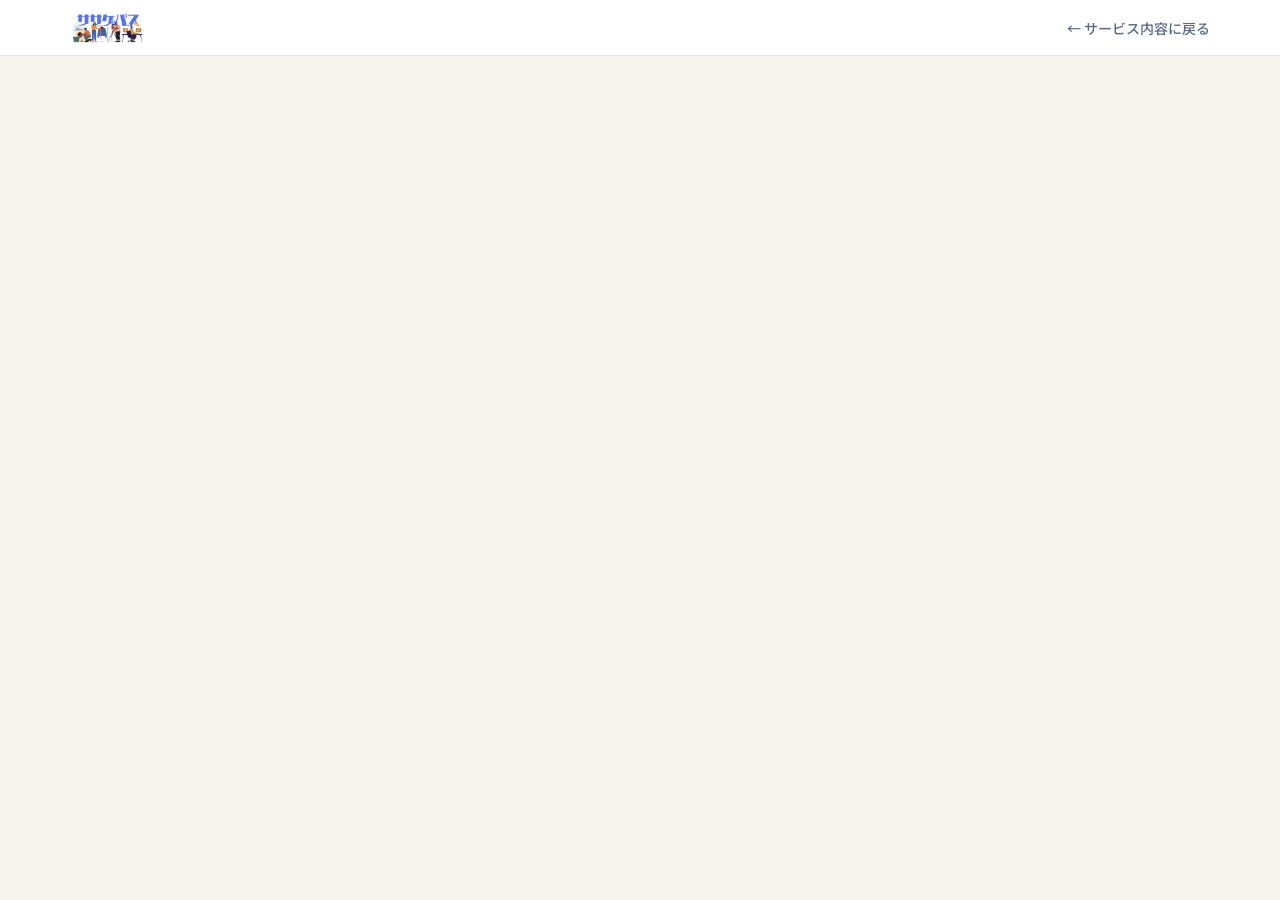
<file: mitsumori/index.html>
<!DOCTYPE html>
<html lang="ja">
<head>
  <meta charset="UTF-8">
  <meta name="viewport" content="width=device-width, initial-scale=1.0">
  <title>1分で料金チェック | ササゲパス</title>
  <meta name="description" content="ササゲパスの概算見積もり。ご希望のサービスと数量を選ぶだけで、1分で料金の目安が分かります。撮影・採寸・出品を1点300円〜、クリーニング無料。">
  <link rel="canonical" href="https://sasagepass.com/mitsumori/">
  <!-- ファビコン -->
  <link rel="icon" href="/favicon.ico" sizes="16x16 32x32 48x48">
  <link rel="icon" href="/images/icons/icon-192.png" type="image/png" sizes="192x192">
  <link rel="apple-touch-icon" href="/apple-touch-icon.png">


  <link rel="preconnect" href="https://fonts.googleapis.com">
  <link rel="preconnect" href="https://fonts.gstatic.com" crossorigin>
  <link href="https://fonts.googleapis.com/css2?family=Noto+Sans+JP:wght@400;500;700&display=swap" rel="stylesheet">

  <!-- 計測タグ（IDの設定は /tracking.js の CONFIG で行います） -->
  <script src="/tracking.js"></script>

  <style>
    :root {
      --navy: #3B6EF8;
      --gray-mid: #DDE4F8;
      --text: #1E293B;
      --text-mid: #5A6A8A;
      --header-h: 56px;
    }
    * { box-sizing: border-box; }
    html, body { margin: 0; padding: 0; height: 100%; overflow: hidden; }
    body {
      font-family: 'Noto Sans JP', -apple-system, BlinkMacSystemFont, 'Segoe UI', sans-serif;
      background: #f7f3ed;
      color: var(--text);
      -webkit-font-smoothing: antialiased;
      display: flex;
      flex-direction: column;
    }

    .mt-header {
      flex: 0 0 auto;
      height: var(--header-h);
      background: #fff;
      border-bottom: 1px solid var(--gray-mid);
      display: flex;
      align-items: center;
    }
    .mt-header-inner {
      width: 100%;
      max-width: 1180px;
      margin: 0 auto;
      padding: 0 20px;
      display: flex;
      align-items: center;
      justify-content: space-between;
      gap: 16px;
    }
    .mt-logo { display: flex; align-items: center; overflow: hidden; height: 40px; }
    .mt-logo img { height: 75px; width: auto; object-fit: contain; display: block; }
    .mt-back {
      font-size: 14px;
      font-weight: 500;
      color: var(--text-mid);
      text-decoration: none;
      white-space: nowrap;
    }
    .mt-back:hover { color: var(--navy); }

    /* フォーム本体は残り全面を占め、内部でスクロールします。
       （Googleサイトでの現行の見え方と同じ方式です） */
    .mt-frame-wrap { flex: 1 1 auto; min-height: 0; }
    #estimateFrame { display: block; width: 100%; height: 100%; border: 0; }

    @media (max-width: 767px) {
      :root { --header-h: 48px; }
      .mt-header-inner { padding: 0 14px; }
      .mt-logo { height: 34px; }
      .mt-logo img { height: 64px; }
      .mt-back { font-size: 13px; }
    }
  </style>
</head>
<body>

  <header class="mt-header">
    <div class="mt-header-inner">
      <a href="/" class="mt-logo">
        <img src="/images/logo/sasagepass-logo.png" alt="ササゲパス">
      </a>
      <a href="/" class="mt-back">← サービス内容に戻る</a>
    </div>
  </header>

  <div class="mt-frame-wrap">
    <iframe
      id="estimateFrame"
      src="https://script.google.com/macros/s/AKfycbwUoYXP1qgqAXsjvYX6YH_BU-nKWgV8AQkop7FG5-_kB-Rp18zZuJqnqbMAF7TlyoLl/exec"
      title="ササゲパス 概算見積もりフォーム"
      loading="eager"
      referrerpolicy="no-referrer-when-downgrade"></iframe>
  </div>

  <script>
    (function () {
      // GASは自分のHTMLを入れ子のサンドボックスiframeで描画するため、
      // 送信元は script.google.com ではなく *.googleusercontent.com になります。
      // そのため送信元ウィンドウでの一致判定は使えず、オリジンで検証します。
      var ALLOWED_ORIGIN = /^https:\/\/([a-z0-9-]+\.)*googleusercontent\.com$|^https:\/\/script\.google\.com$/;

      window.addEventListener('message', function (e) {
        if (!ALLOWED_ORIGIN.test(e.origin)) return;

        var data = e.data;
        if (!data || typeof data !== 'object') return;
        if (data.source !== 'sasage-estimate') return;

        // 見積フォームの送信完了 → コンバージョン計測
        if (data.type === 'submitted') {
          if (window.sasageTrack) window.sasageTrack('estimate_submit');
        }
      }, false);
    })();
  </script>

</body>
</html>
</file>
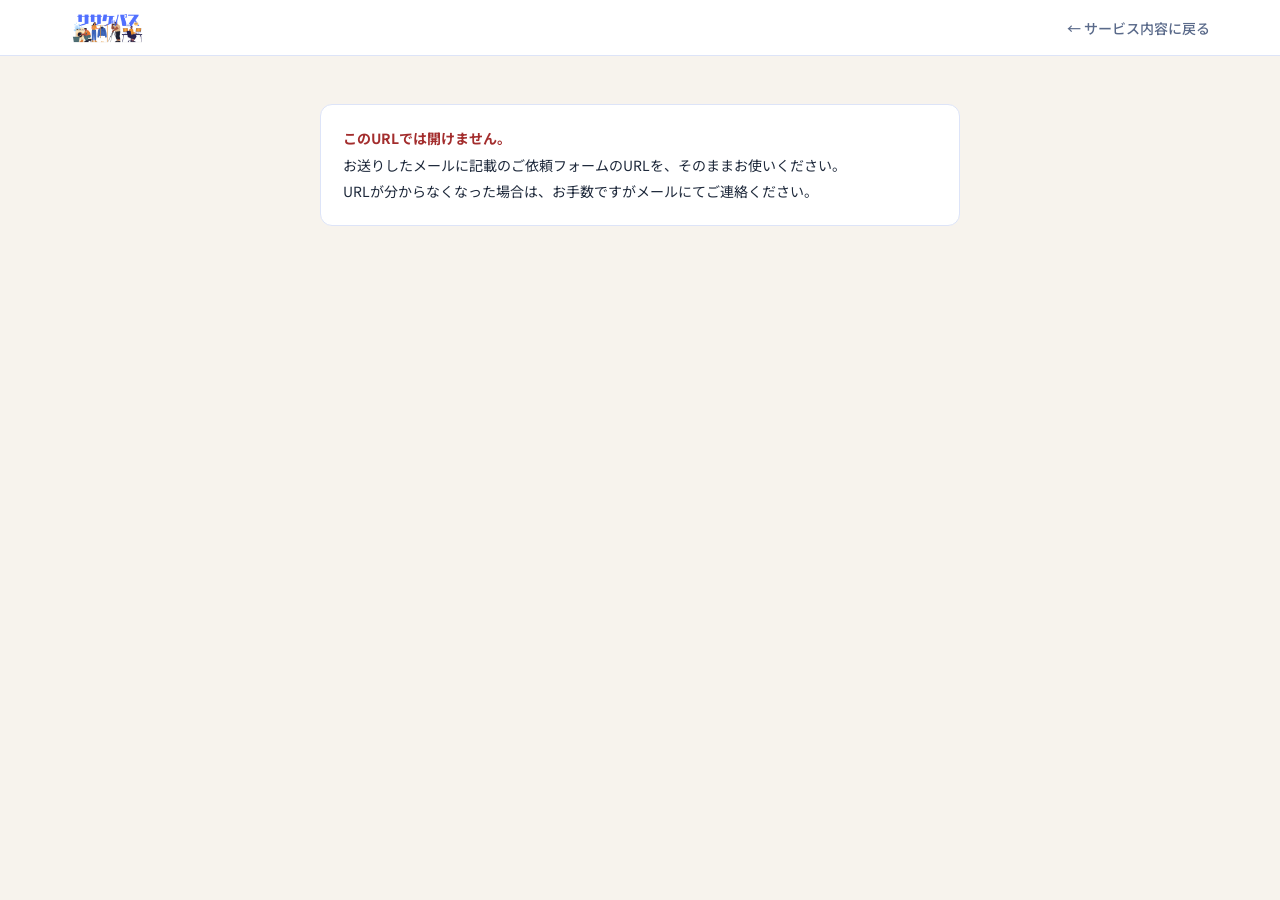
<file: order/index.html>
<!DOCTYPE html>
<html lang="ja">
<head>
  <meta charset="UTF-8">
  <meta name="viewport" content="width=device-width, initial-scale=1.0">
  <title>ご依頼フォーム | ササゲパス</title>
  <meta name="robots" content="noindex, nofollow">
  <!-- ファビコン -->
  <link rel="icon" href="/favicon.ico" sizes="16x16 32x32 48x48">
  <link rel="icon" href="/images/icons/icon-192.png" type="image/png" sizes="192x192">
  <link rel="apple-touch-icon" href="/apple-touch-icon.png">


  <link rel="preconnect" href="https://fonts.googleapis.com">
  <link rel="preconnect" href="https://fonts.gstatic.com" crossorigin>
  <link href="https://fonts.googleapis.com/css2?family=Noto+Sans+JP:wght@400;500;700&display=swap" rel="stylesheet">

  <style>
    :root {
      --navy: #3B6EF8;
      --gray-mid: #DDE4F8;
      --text: #1E293B;
      --text-mid: #5A6A8A;
      --header-h: 56px;
    }
    * { box-sizing: border-box; }
    html, body { margin: 0; padding: 0; height: 100%; overflow: hidden; }
    body {
      font-family: 'Noto Sans JP', -apple-system, BlinkMacSystemFont, 'Segoe UI', sans-serif;
      background: #f7f3ed;
      color: var(--text);
      -webkit-font-smoothing: antialiased;
      display: flex;
      flex-direction: column;
    }

    .mt-header {
      flex: 0 0 auto;
      height: var(--header-h);
      background: #fff;
      border-bottom: 1px solid var(--gray-mid);
      display: flex;
      align-items: center;
    }
    .mt-header-inner {
      width: 100%;
      max-width: 1180px;
      margin: 0 auto;
      padding: 0 20px;
      display: flex;
      align-items: center;
      justify-content: space-between;
      gap: 16px;
    }
    .mt-logo { display: flex; align-items: center; overflow: hidden; height: 40px; }
    .mt-logo img { height: 75px; width: auto; object-fit: contain; display: block; }
    .mt-back {
      font-size: 14px;
      font-weight: 500;
      color: var(--text-mid);
      text-decoration: none;
      white-space: nowrap;
    }
    .mt-back:hover { color: var(--navy); }

    /* フォーム本体は残り全面を占め、内部でスクロールします（見積もりフォームと同じ方式） */
    .mt-frame-wrap { flex: 1 1 auto; min-height: 0; }
    #orderFrame { display: block; width: 100%; height: 100%; border: 0; }

    .mt-error {
      max-width: 640px;
      margin: 48px auto;
      padding: 20px 22px;
      background: #fff;
      border: 1px solid var(--gray-mid);
      border-radius: 12px;
      line-height: 1.9;
      font-size: 14px;
    }
    .mt-error b { color: #A32D2D; }

    @media (max-width: 767px) {
      :root { --header-h: 48px; }
      .mt-header-inner { padding: 0 14px; }
      .mt-logo { height: 34px; }
      .mt-logo img { height: 64px; }
      .mt-back { font-size: 13px; }
    }
  </style>
</head>
<body>

  <header class="mt-header">
    <div class="mt-header-inner">
      <a href="/" class="mt-logo">
        <img src="/images/logo/sasagepass-logo.png" alt="ササゲパス">
      </a>
      <a href="/" class="mt-back">← サービス内容に戻る</a>
    </div>
  </header>

  <div class="mt-frame-wrap" id="wrap"></div>

  <script>
    (function () {
      // 依頼フォームはお客様ごとに違う。URLの cid と k をそのまま中へ渡す
      var APP = 'https://script.google.com/macros/s/AKfycbwUoYXP1qgqAXsjvYX6YH_BU-nKWgV8AQkop7FG5-_kB-Rp18zZuJqnqbMAF7TlyoLl/exec';

      var params = new URLSearchParams(window.location.search);
      var cid = (params.get('cid') || '').trim();
      var key = (params.get('k') || '').trim();

      var wrap = document.getElementById('wrap');

      // **鍵が無いURLでは開かない。** 誰のご依頼か決められないため
      if (!/^C\d+$/.test(cid) || !/^[a-z0-9]{6,32}$/.test(key)) {
        wrap.innerHTML =
          '<div class="mt-error">' +
          '<b>このURLでは開けません。</b><br>' +
          'お送りしたメールに記載のご依頼フォームのURLを、そのままお使いください。<br>' +
          'URLが分からなくなった場合は、お手数ですがメールにてご連絡ください。' +
          '</div>';
        return;
      }

      var frame = document.createElement('iframe');
      frame.id = 'orderFrame';
      frame.title = 'ササゲパス ご依頼フォーム';
      frame.loading = 'eager';
      frame.referrerPolicy = 'no-referrer-when-downgrade';
      frame.src = APP + '?page=order&cid=' + encodeURIComponent(cid) + '&k=' + encodeURIComponent(key);
      wrap.appendChild(frame);
    })();
  </script>

</body>
</html>
</file>
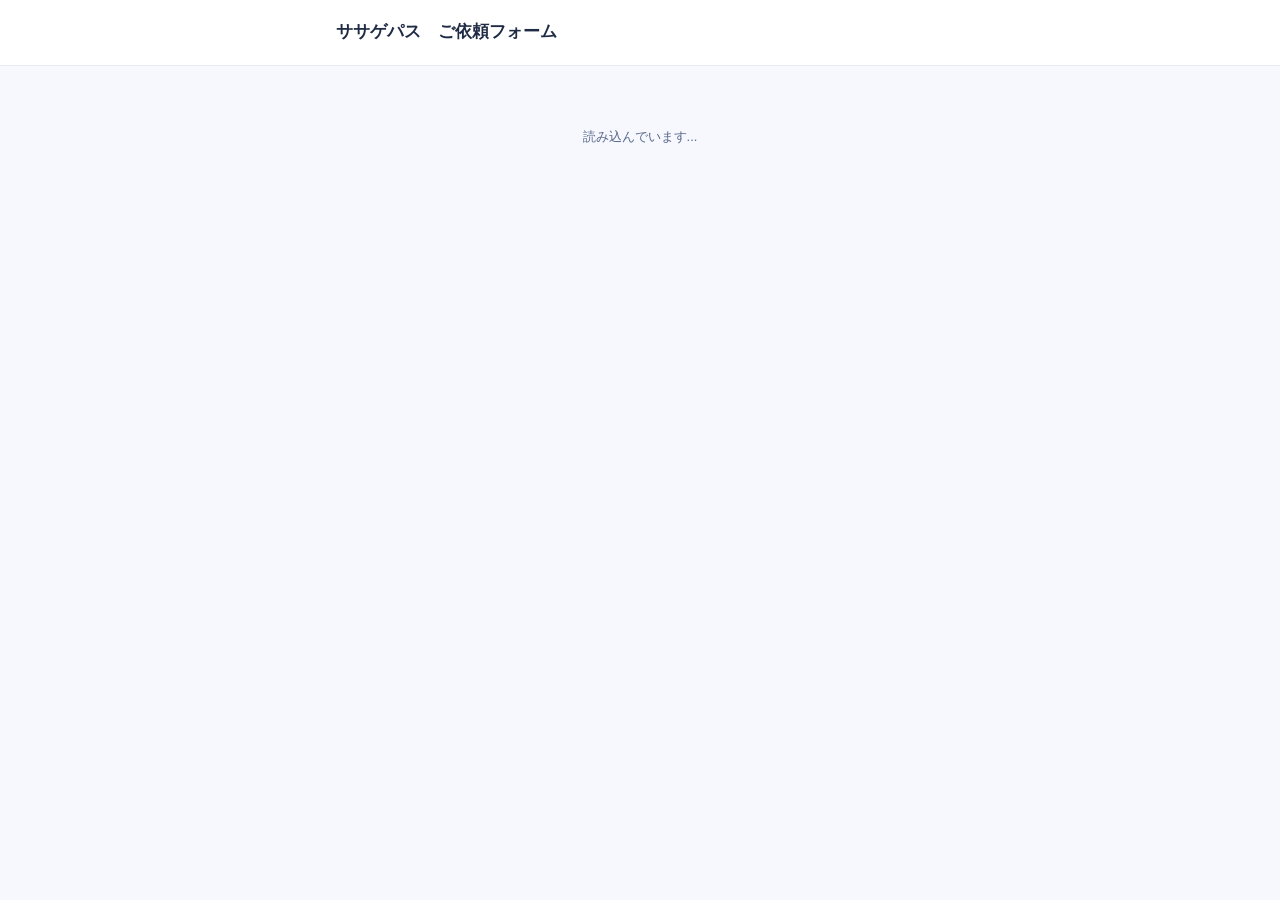
<file: gas/mitsumori-form/Order.html>
<!DOCTYPE html>
<html lang="ja">
<head>
<meta charset="utf-8">
<title>ササゲパス ご依頼フォーム</title>
<style>
  :root { color-scheme: light; }
  * { box-sizing: border-box; }
  body { margin: 0; padding: 0 0 40px;
    font-family: -apple-system, BlinkMacSystemFont, 'Hiragino Sans', 'Yu Gothic', sans-serif;
    background: #F6F8FE; color: #1F2A44; line-height: 1.7; }
  .wrap { max-width: 640px; margin: 0 auto; padding: 0 16px; }
  header { background: #fff; border-bottom: 1px solid #E4EAF7; padding: 18px 0; margin-bottom: 20px; }
  header .wrap { display: flex; align-items: baseline; gap: 12px; flex-wrap: wrap; }
  h1 { font-size: 17px; margin: 0; }
  .who { font-size: 13px; color: #5A6A8A; }

  .card { background: #fff; border: 1px solid #E4EAF7; border-radius: 10px;
    padding: 18px 18px 20px; margin-bottom: 16px; }
  .card h2 { font-size: 14.5px; margin: 0 0 4px; }
  .card .lead { font-size: 12.5px; color: #5A6A8A; margin: 0 0 14px; }

  .menu { border-top: 1px solid #EEF2FF; padding: 12px 0 4px; }
  .menu:first-of-type { border-top: 0; }
  .menu-name { font-size: 13px; font-weight: 600; margin-bottom: 6px; }
  .opt { display: block; font-size: 13px; padding: 4px 0; }
  .opt input { margin-right: 7px; }
  .subs { margin: 2px 0 8px 24px; padding-left: 10px; border-left: 2px solid #EEF2FF; }
  .subs .opt { font-size: 12.5px; color: #3D4A66; }
  textarea, input[type=text], input[type=number] { width: 100%; font-size: 13px;
    padding: 8px 10px; border: 1px solid #D8E0F5; border-radius: 6px; font-family: inherit; }
  textarea { min-height: 76px; resize: vertical; }
  label.field { display: block; font-size: 12.5px; color: #3D4A66; margin: 12px 0 4px; }
  .qty { max-width: 140px; }

  .note { font-size: 12.5px; border-radius: 8px; padding: 11px 13px; margin: 12px 0;
    white-space: pre-wrap; }
  .note-warn { background: #FEF6E7; border: 1px solid #F5DFB0; color: #7A5310; }
  .note-plain { background: #F4F7FE; border: 1px solid #E0E8F8; color: #3D4A66; }

  .info { font-size: 13px; }
  .info div { padding: 5px 0; border-top: 1px solid #F1F5FD; display: flex; gap: 10px; }
  .info div:first-child { border-top: 0; }
  .info dt { color: #7A8AA8; width: 8.5em; flex: none; font-size: 12.5px; }

  button { font-size: 14px; font-weight: 600; padding: 12px 18px; border-radius: 8px;
    border: 0; background: #3B6EF8; color: #fff; cursor: pointer; width: 100%; }
  button:disabled { background: #B9C6E4; cursor: default; }
  .msg { font-size: 13px; border-radius: 8px; padding: 11px 13px; margin-top: 12px;
    display: none; white-space: pre-wrap; }
  .msg-ok { background: #E8F5EC; border: 1px solid #BFE3C9; color: #1D6B33; }
  .msg-err { background: #FDECEC; border: 1px solid #F3C4C4; color: #A32D2D; }
  .locked { opacity: .55; }
  .center { text-align: center; color: #5A6A8A; font-size: 13px; padding: 40px 0; }

  .card-status { border-color: #CFE0FB; background: linear-gradient(180deg,#FBFDFF,#fff); }
  .stat { display: flex; gap: 18px; flex-wrap: wrap; align-items: baseline;
    margin: 2px 0 12px; }
  .stat b { font-size: 22px; font-weight: 700; letter-spacing: .01em; }
  .stat span { font-size: 12.5px; color: #5A6A8A; }

  .tiers { list-style: none; margin: 10px 0 0; padding: 0; font-size: 13px; }
  .tiers li { display: flex; gap: 10px; align-items: baseline; flex-wrap: wrap;
    padding: 9px 12px; border: 1px solid #EEF2FF; border-radius: 8px; margin-bottom: 6px;
    color: #5A6A8A; }
  .tiers li .t-name { font-weight: 600; color: #3D4A66; min-width: 7.5em; }
  .tiers li.on { background: #EAF1FE; border-color: #3B6EF8; color: #1F2A44; }
  .tiers li.on .t-name { color: #1F2A44; }
  .tiers li.on::after { content: '適用予定の数量割引'; margin-left: auto; font-size: 11px;
    font-weight: 700; color: #3B6EF8; white-space: nowrap; }
  .t-more { margin-left: auto; font-size: 12px; color: #B4741B; font-weight: 600; }
  a.track { color: #3B6EF8; }
  #carrierOther { margin: 4px 0 6px; }

  /* 送信できたことを、画面の真ん中でお伝えする */
  .modal-back {
    position: fixed; top: 0; right: 0; bottom: 0; left: 0; z-index: 50;
    background: rgba(20, 30, 50, .45);
    display: grid; place-items: center; padding: 20px;
  }
  .modal {
    background: #fff; border-radius: 12px; padding: 22px 22px 18px;
    width: 100%; max-width: 420px;
    box-shadow: 0 12px 40px rgba(0, 0, 0, .22);
  }
  .modal h2 { font-size: 16px; margin: 0 0 10px; }
  .modal p { font-size: 13.5px; line-height: 1.85; margin: 0 0 18px; }
  @media (prefers-reduced-motion: no-preference) {
    .modal { animation: modal-in .16s ease-out; }
    @keyframes modal-in {
      from { transform: scale(.96); opacity: 0; }
      to { transform: none; opacity: 1; }
    }
  }

  /* 「発送してください」の合図。状況の一覧の中で、そこだけ目に入るように */
  .need {
    display: inline-block; margin-left: 8px; padding: 1px 9px;
    border-radius: 999px; background: #FDECEC; color: #A32D2D;
    font-size: 11.5px; font-weight: 700; white-space: nowrap;
  }

  .note-stop { background: #FDECEC; border: 1px solid #F3C4C4; color: #A32D2D;
    font-weight: 600; }
  .opt-note { font-size: 12px; color: #7A8AA8; margin: 2px 0 10px 24px; }
</style>
</head>
<body>
<header><div class="wrap">
  <h1>ササゲパス　ご依頼フォーム</h1>
  <span class="who" id="who"></span>
</div></header>

<div class="wrap" id="main"><div class="center">読み込んでいます...</div></div>

<script>
  var CUSTOMER_ID = '<?= customerId ?>';
  var FORM_KEY = '<?= formKey ?>';
  // 画面と一緒に届いた中身。**1回目はこれを使い、GASへ聞きに行かない**
  var BOOT = <?!= stateJson ?>;
  var state = null;

  function el(id) { return document.getElementById(id); }
  function esc(v) {
    return String(v == null ? '' : v)
      .replace(/&/g, '&amp;').replace(/</g, '&lt;').replace(/>/g, '&gt;').replace(/"/g, '&quot;');
  }
  function show(box, kind, text) {
    var m = el(box);
    if (!m) return;
    m.className = 'msg msg-' + kind;
    m.textContent = text;
    m.style.display = 'block';
  }

  /** 前回と同じものが選ばれた状態で描く。毎回選び直さなくてよいように。 */
  function menusHtml() {
    var picked = state.selected || { options: {}, subChoices: {}, texts: {} };
    return state.menus.map(function (menu) {
      var chosen = picked.options[menu.id] || [];
      var rows = menu.items.map(function (item) {
        if (item.type === 'text') {
          var value = (picked.texts[menu.id] || {})[item.id] || '';
          return '<label class="field">' + esc(item.name) + '</label>' +
            '<textarea data-text="' + esc(menu.id) + '|' + esc(item.id) + '" placeholder="' +
            esc(item.placeholder) + '">' + esc(value) + '</textarea>';
        }
        var type = menu.selectionType === 'single' ? 'radio' : 'checkbox';
        var on = chosen.indexOf(item.id) >= 0;
        var html = '<label class="opt"><input type="' + type + '" name="m_' + esc(menu.id) + '"' +
          ' data-opt="' + esc(menu.id) + '|' + esc(item.id) + '"' + (on ? ' checked' : '') + '>' +
          esc(item.name) + '</label>';

        if (item.subChoices.length > 0) {
          var subs = ((picked.subChoices[menu.id] || {})[item.id]) || [];
          var subType = item.subChoiceSelectionType === 'single' ? 'radio' : 'checkbox';
          html += '<div class="subs" data-subs="' + esc(menu.id) + '|' + esc(item.id) + '">' +
            item.subChoices.map(function (c) {
              return '<label class="opt"><input type="' + subType + '" name="s_' +
                esc(menu.id) + '_' + esc(item.id) + '"' +
                ' data-sub="' + esc(menu.id) + '|' + esc(item.id) + '|' + esc(c.id) + '"' +
                (subs.indexOf(c.id) >= 0 ? ' checked' : '') + '>' + esc(c.name) + '</label>';
            }).join('') + '</div>';
        }
        return html;
      }).join('');
      return '<div class="menu"><div class="menu-name">' + esc(menu.name) + '</div>' + rows + '</div>';
    }).join('');
  }

  function collect() {
    var out = { options: {}, subChoices: {}, texts: {} };
    Array.prototype.forEach.call(document.querySelectorAll('[data-opt]'), function (input) {
      if (!input.checked) return;
      var p = input.getAttribute('data-opt').split('|');
      if (!out.options[p[0]]) out.options[p[0]] = [];
      out.options[p[0]].push(p[1]);
    });
    Array.prototype.forEach.call(document.querySelectorAll('[data-sub]'), function (input) {
      if (!input.checked) return;
      var p = input.getAttribute('data-sub').split('|');
      if (!out.subChoices[p[0]]) out.subChoices[p[0]] = {};
      if (!out.subChoices[p[0]][p[1]]) out.subChoices[p[0]][p[1]] = [];
      out.subChoices[p[0]][p[1]].push(p[2]);
    });
    Array.prototype.forEach.call(document.querySelectorAll('[data-text]'), function (area) {
      var p = area.getAttribute('data-text').split('|');
      if (!area.value.trim()) return;
      if (!out.texts[p[0]]) out.texts[p[0]] = {};
      out.texts[p[0]][p[1]] = area.value.trim();
    });
    return out;
  }

  /** 料金の案内先。リンクにして押せるようにする。 */
  function priceNote() {
    var parts = state.notes.price.split('\n');
    return esc(parts[0]) + '<br><a href="' + esc(parts[1]) + '" target="_blank">' +
      esc(parts[1]) + '</a>';
  }

  /**
   * 初回だけ出す入力欄。**ここが済むまでご依頼に進めない。**
   * 郵便番号を入れると住所を引いて埋める。打ち間違いを減らすため。
   */
  function profileFormHtml() {
    return '<p class="lead">初回のみ、下記のご登録をお願いいたします。' +
      'すべて必須です。</p>' +
      state.profileFields.map(function (f) {
        return '<label class="field">' + esc(f.label) + '</label>' +
          '<input type="text" data-profile="' + esc(f.key) + '"' +
          (f.zip ? ' data-zip="' + esc(f.zip) + '"' : '') +
          ' value="' + esc(f.value) + '">';
      }).join('') +
      '<div class="note note-plain">ご登録いただいたあと、2〜3日以内にSquareより' +
      'カードのご登録と契約書へのご署名のご案内をお送りいたします。' +
      '\nお手続きの完了後、ご発送情報をご入力いただけるようになります。</div>';
  }

  function collectProfile() {
    var out = {};
    Array.prototype.forEach.call(document.querySelectorAll('[data-profile]'), function (input) {
      out[input.getAttribute('data-profile')] = input.value.trim();
    });
    return out;
  }

  /** 郵便番号から住所を引いて、空の住所欄だけ埋める。上書きはしない。 */
  function bindZip() {
    Array.prototype.forEach.call(document.querySelectorAll('[data-zip]'), function (input) {
      input.addEventListener('change', function () {
        var target = document.querySelector('[data-profile="' + input.getAttribute('data-zip') + '"]');
        if (!target || target.value.trim()) return;
        google.script.run.withSuccessHandler(function (r) {
          if (r && r.ok && !target.value.trim()) target.value = r.address;
        }).orderLookupZip(input.value);
      });
    });
  }

  function infoHtml() {
    var c = state.customer;
    var rows = [
      ['ストア名', c.storeName], ['会社名・屋号', c.company], ['代表者名義', c.representative],
      ['ご請求先', c.billing], ['返送先', c.returnTo],
      ['返送先 宛名', c.returnName], ['返送先 電話番号', c.returnTel]
    ].filter(function (r) { return r[1]; });
    return '<div class="info">' + rows.map(function (r) {
      return '<div><dt>' + esc(r[0]) + '</dt><span>' + esc(r[1]) + '</span></div>';
    }).join('') + '</div>' +
      '<div class="note note-plain">' + esc(state.notes.profile) + '</div>';
  }

  /**
   * 選ばれた運送業者に合わせた発送先。
   * ヤマト運輸だけ営業所止めが使えるので、それ以外は住所をお伝えする。
   */
  function shipToHtml(carrierId) {
    var s = state.shipTo;
    if (!s) return '';
    var box = (carrierId === 'yamato') ? s.yamato : s.other;
    var rows = box.rows.filter(function (r) { return r[1]; });

    return '<div class="note note-plain"><b>' + esc(box.title) + '</b></div>' +
      '<div class="info">' + rows.map(function (r) {
        return '<div><dt>' + esc(r[0]) + '</dt><span>' + esc(r[1]) +
          (r[0] === '電話番号'
            ? '<br><span style="color:#7A8AA8;font-size:12px">' + esc(state.notes.tel) + '</span>'
            : '') + '</span></div>';
      }).join('') + '</div>';
  }

  /**
   * いま選ばれている運送業者のID。
   * 「それ以外」のときは、その下で選ばれたものを返す。
   */
  function pickedCarrier() {
    var top = document.querySelector('input[name=carrier]:checked');
    if (!top) return '';
    if (top.value !== '__other') return top.value;
    var sub = document.querySelector('input[name=carrier2]:checked');
    return sub ? sub.value : 'other';
  }

  function digitsOf(c) {
    return c.digits && c.digits.length ? '（' + c.digits.join('桁／') + '桁）' : '';
  }

  /**
   * 運送業者。**ヤマト運輸とそれ以外に分ける。**
   * 営業所止めが使えるのはヤマトだけで、そのあとの発送先の案内が変わる。
   * 一覧に無い業者は「その他」にお名前を書いていただき、そのまま記録する。
   */
  function carriersHtml() {
    var cur = (state.progress && state.progress.carrier) || '';
    var known = state.carriers.filter(function (c) { return c.name === cur; })[0];
    var yamato = state.carriers.filter(function (c) { return c.id === 'yamato'; })[0] || { digits: [] };
    // 初めての方はヤマト運輸から。営業所止めがいちばん早くお受け取りできる
    var pickYamato = cur ? (!!known && known.id === 'yamato') : true;
    // 一覧に無い名前が入っていたら「その他」に入れて、お名前をそのまま出す
    var subPick = (known && known.id !== 'yamato') ? known.id : (cur && !known ? 'other' : '');

    return '<label class="opt"><input type="radio" name="carrier" value="yamato"' +
        (pickYamato ? ' checked' : '') + '>ヤマト運輸' + digitsOf(yamato) + '</label>' +
      '<label class="opt"><input type="radio" name="carrier" value="__other"' +
        (pickYamato ? '' : ' checked') + '>それ以外</label>' +
      '<div class="opt-note">※ ' + esc(state.shipTo ? state.shipTo.note : '') + '</div>' +
      '<div class="subs" id="otherCarriers">' +
        state.carriers.filter(function (c) { return c.id !== 'yamato'; }).map(function (c) {
          return '<label class="opt"><input type="radio" name="carrier2" value="' + esc(c.id) + '"' +
            (subPick === c.id ? ' checked' : '') + '>' + esc(c.name) + digitsOf(c) + '</label>';
        }).join('') +
        '<input type="text" id="carrierOther" placeholder="運送業者名をご入力ください" value="' +
          (subPick === 'other' ? esc(cur) : '') + '">' +
      '</div>';
  }

  /** ご依頼内容を送ったあと、発送情報がまだかどうか。 */
  function waitingShipInfo() {
    var p = state.progress;
    if (!p) return false;
    return p.status === '支払い・署名待ち' || p.status === '発送待ち';
  }

  /**
   * 送信できたことを、画面の真ん中でお伝えする。
   *
   * **下に小さく出すだけでは伝わらない。** そのうえ読み込み直しで消えるので、
   * 送れたのかどうか分からなかった。画面の外側に出して、閉じるまで残す。
   */
  function showDialog(title, lines) {
    closeDialog();
    var back = document.createElement('div');
    back.className = 'modal-back';
    back.id = 'modalBack';
    back.innerHTML =
      '<div class="modal" role="dialog" aria-modal="true" aria-labelledby="modalTitle">' +
        '<h2 id="modalTitle">' + esc(title) + '</h2>' +
        '<p>' + lines.map(esc).join('<br>') + '</p>' +
        '<button type="button" id="modalOk">閉じる</button>' +
      '</div>';
    document.body.appendChild(back);

    el('modalOk').addEventListener('click', closeDialog);
    back.addEventListener('click', function (e) { if (e.target === back) closeDialog(); });
    document.addEventListener('keydown', onDialogKey);
    el('modalOk').focus();
  }

  function onDialogKey(e) { if (e.key === 'Escape') closeDialog(); }

  function closeDialog() {
    var back = el('modalBack');
    if (back && back.parentNode) back.parentNode.removeChild(back);
    document.removeEventListener('keydown', onDialogKey);
  }

  /** 追跡番号。業者のページが分かるときだけリンクにする。 */
  function trackHtml(number, url, carrier) {
    if (!number) return '';
    var tail = carrier ? '（' + esc(carrier) + '）' : '';
    if (!url) return esc(number) + tail;
    return '<a class="track" href="' + esc(url) + '" target="_blank" rel="noopener">' +
      esc(number) + '</a>' + tail;
  }

  /**
   * いまの進み具合。**分かったところから出る。**
   * まだ決まっていない欄は、行ごと出さない。空欄が並ぶほうが不安になる
   */
  function progressHtml() {
    var c = state.progress;
    if (!c) return '';
    var rows = [
      ['ご依頼', c.caseId + '（' + c.status + '）' +
        (waitingShipInfo() ? '<span class="need">ご発送をお願いします</span>' : '')],
      ['ご発送', [c.shippedAt, trackHtml(c.tracking, c.trackingUrl, c.carrier)]
        .filter(function (v) { return v; }).join('　')],
      ['お預かり点数', c.receivedQty ? c.receivedQty + ' 点' : ''],
      ['納期予定', c.due],
      ['ご返送', [c.shippedQty ? c.shippedQty + ' 点' : '',
        trackHtml(c.returnTracking, c.returnTrackingUrl, c.returnCarrier)]
        .filter(function (v) { return v; }).join('　')]
    ].filter(function (r) { return r[1]; });

    return '<div class="card card-status"><h2>いまの状況</h2>' +
      '<div class="info">' + rows.map(function (r) {
        return '<div><dt>' + esc(r[0]) + '</dt><span>' + r[1] + '</span></div>';
      }).join('') + '</div></div>';
  }

  /** 今月のご利用状況と、数量割引のどの段にいるか。 */
  function monthlyHtml() {
    var m = state.monthly;
    if (!m) return '';

    // **単価は出さない。** 同じ月に内容の違うご依頼があると、どのご依頼の
    // 単価か分からず、実際にお客様を混乱させた。割引は下の段の一覧で伝わる
    var head = '<div class="stat">' +
      '<div><span>' + esc(m.monthLabel) + ' ここまで</span><br><b>' + m.count + '</b> 点</div>' +
      '</div>';

    var list = (m.tiers || []).map(function (t) {
      var more = (m.next && m.next.label === t.label)
        ? '<span class="t-more">あと ' + m.next.more + ' 点</span>' : '';
      return '<li class="' + (t.current ? 'on' : '') + '">' +
        '<span class="t-name">' + esc(t.label) + '</span>' +
        '<span>' + esc(t.discount) + '</span>' + more + '</li>';
    }).join('');

    return '<div class="card"><h2>今月のご利用状況</h2>' + head +
      '<ul class="tiers">' + list + '</ul>' +
      '<div class="note note-plain">※ 数量割引の段は、その月に<b>ご発送いただいた</b>お荷物の' +
      'お預かり点数の合計で決まります。</div></div>';
  }

  function render() {
    var cur = state.current;
    var shipped = cur && cur.status !== '支払い・署名待ち' && cur.status !== '発送待ち';

    el('who').textContent = (state.customer.company || state.customer.name) + ' 様';

    var html =
      progressHtml() +
      monthlyHtml() +
      '<div class="card"><h2>1. ご依頼内容</h2>' +
      '<p class="lead">前回と同じ内容をあらかじめ選んでいます。変更があればお直しください。</p>' +
      '<div class="note note-plain">' + priceNote() + '</div>' +
      menusHtml() +
      '<label class="field">ご依頼予定数</label>' +
      '<input type="number" class="qty" id="qty" min="1" value="' +
        esc(cur ? cur.qty : '') + '">' +
      '<label class="field">備考（ご要望など）</label>' +
      '<textarea id="note">' + esc(cur ? cur.note : '') + '</textarea>' +
      '<div class="note note-plain">' + esc(state.notes.newMenu) + '</div>' +
      '<div class="note note-plain">' + esc(state.notes.due) + '</div>' +
      '<div style="margin-top:14px"><button id="btnRequest">' +
        (cur ? 'ご依頼内容を更新する' : 'この内容で依頼する') + '</button></div>' +
      '<div class="msg" id="msgRequest"></div></div>' +

      '<div class="card"><h2>2. ご登録内容</h2>' +
        (state.profileNeeded ? profileFormHtml() : infoHtml()) + '</div>' +

      '<div class="card' + (state.signed ? '' : ' locked') + '"><h2>3. ご発送情報</h2>' +
      (state.signed
        ? (waitingShipInfo()
            ? '<div class="note note-stop">⚠ ここがまだ終わっていません。追跡番号をお送りいただくまで、' +
              'ご依頼の受付は完了しません。</div>'
            : '') +
          '<p class="lead">ご発送後、追跡番号をお知らせください。ここまでで依頼が完了します。<br>' +
          '点数が変わった場合は、先に「1. ご依頼内容」の予定数を直して更新してください。</p>' +
          '<label class="field">運送業者</label>' + carriersHtml() +
          '<div id="shipTo"></div>' +
          '<label class="field">追跡番号</label>' +
          '<input type="text" id="tracking" value="' + esc(cur ? cur.tracking : '') + '">' +
          '<div class="note note-warn">⚠ ' + esc(state.notes.tracking) + '</div>' +
          '<div style="margin-top:14px"><button id="btnShipping"' +
            (cur ? '' : ' disabled') + '>発送情報を送信して完了する</button></div>'
        : '<p class="lead">カードのご登録と契約書へのご署名が完了しますと、' +
          'こちらからご発送情報をお送りいただけるようになります。</p>' +
          '<div class="note note-plain">お客様情報のご送信後、2〜3日以内にSquareより' +
          'お手続きのご案内をお送りいたします。</div>') +
      '<div class="msg" id="msgShipping"></div></div>';

    el('main').innerHTML = html;

    if (shipped) {
      show('msgRequest', 'ok', 'ご依頼を承っております（' + cur.caseId + '）。' +
        '内容の変更をご希望の場合は、お手数ですがメールにてご連絡ください。');
    }
    bind();
    bindZip();
    bindCarrier();
  }

  /** 運送業者を選び直したら、下の表示も入れ替える。 */
  function bindCarrier() {
    var box = el('shipTo');
    if (!box) return;
    var subs = el('otherCarriers');
    var typed = el('carrierOther');

    var draw = function () {
      var top = document.querySelector('input[name=carrier]:checked');
      var isOther = !!top && top.value === '__other';
      var sub = document.querySelector('input[name=carrier2]:checked');
      if (subs) subs.style.display = isOther ? '' : 'none';
      if (typed) typed.style.display = (isOther && sub && sub.value === 'other') ? '' : 'none';
      box.innerHTML = shipToHtml(pickedCarrier());
    };

    Array.prototype.forEach.call(
      document.querySelectorAll('input[name=carrier], input[name=carrier2]'),
      function (r) { r.addEventListener('change', draw); });
    draw();
  }

  function bind() {
    var btn = el('btnRequest');
    if (btn) btn.addEventListener('click', function () {
      var payload = collect();
      payload.c = CUSTOMER_ID;
      payload.k = FORM_KEY;
      payload.qty = el('qty').value;
      payload.note = el('note').value;
      if (state.profileNeeded) payload.profile = collectProfile();
      btn.disabled = true;
      show('msgRequest', 'ok', '送信しています...');
      google.script.run
        .withSuccessHandler(function (r) {
          if (r.firstTime) {
            showDialog('ご依頼とご登録を承りました（' + r.caseId + '）', [
              '2〜3日以内にSquareよりお手続きのご案内をお送りいたします。',
              'お手続きの完了後、ご発送情報をご入力いただけるようになります。'
            ]);
          } else {
            showDialog('ご依頼を承りました（' + r.caseId + '）', [
              '依頼内容はこのページにも保存されておりますので、',
              '商品のご発送後、下の「3. ご発送情報」から追跡番号をお送りください。',
              'お送りいただいた時点で受付が完了いたします。'
            ]);
          }
          load();
        })
        .withFailureHandler(function (e) { show('msgRequest', 'err', e.message); btn.disabled = false; })
        .orderSubmitRequest(payload);
    });

    var ship = el('btnShipping');
    if (ship) ship.addEventListener('click', function () {
      var carrier = pickedCarrier();
      if (!carrier) { show('msgShipping', 'err', '運送業者をお選びください。'); return; }
      ship.disabled = true;
      show('msgShipping', 'ok', '送信しています...');
      google.script.run
        .withSuccessHandler(function () {
          showDialog('ご依頼の受付が完了いたしました', [
            'ありがとうございます。',
            'お荷物の到着後、あらためて納期をご連絡いたします。'
          ]);
          load();
        })
        .withFailureHandler(function (e) { show('msgShipping', 'err', e.message); ship.disabled = false; })
        .orderSubmitShipping({
          c: CUSTOMER_ID, k: FORM_KEY,
          carrier: carrier,
          carrierOther: el('carrierOther') ? el('carrierOther').value : '',
          tracking: el('tracking').value
        });
    });
  }

  function load() {
    if (BOOT) {
      var first = BOOT;
      BOOT = null;
      if (first.ok) { state = first; render(); return; }
    }
    google.script.run.withSuccessHandler(function (data) {
      if (!data || !data.ok) {
        el('main').innerHTML = '<div class="card"><div class="center">' +
          esc((data && data.reason) || '読み込めませんでした。') + '</div></div>';
        return;
      }
      state = data;
      render();
    }).withFailureHandler(function (e) {
      el('main').innerHTML = '<div class="card"><div class="center">' + esc(e.message) + '</div></div>';
    }).orderGetState(CUSTOMER_ID, FORM_KEY);
  }

  load();
</script>
</body>
</html>
</file>
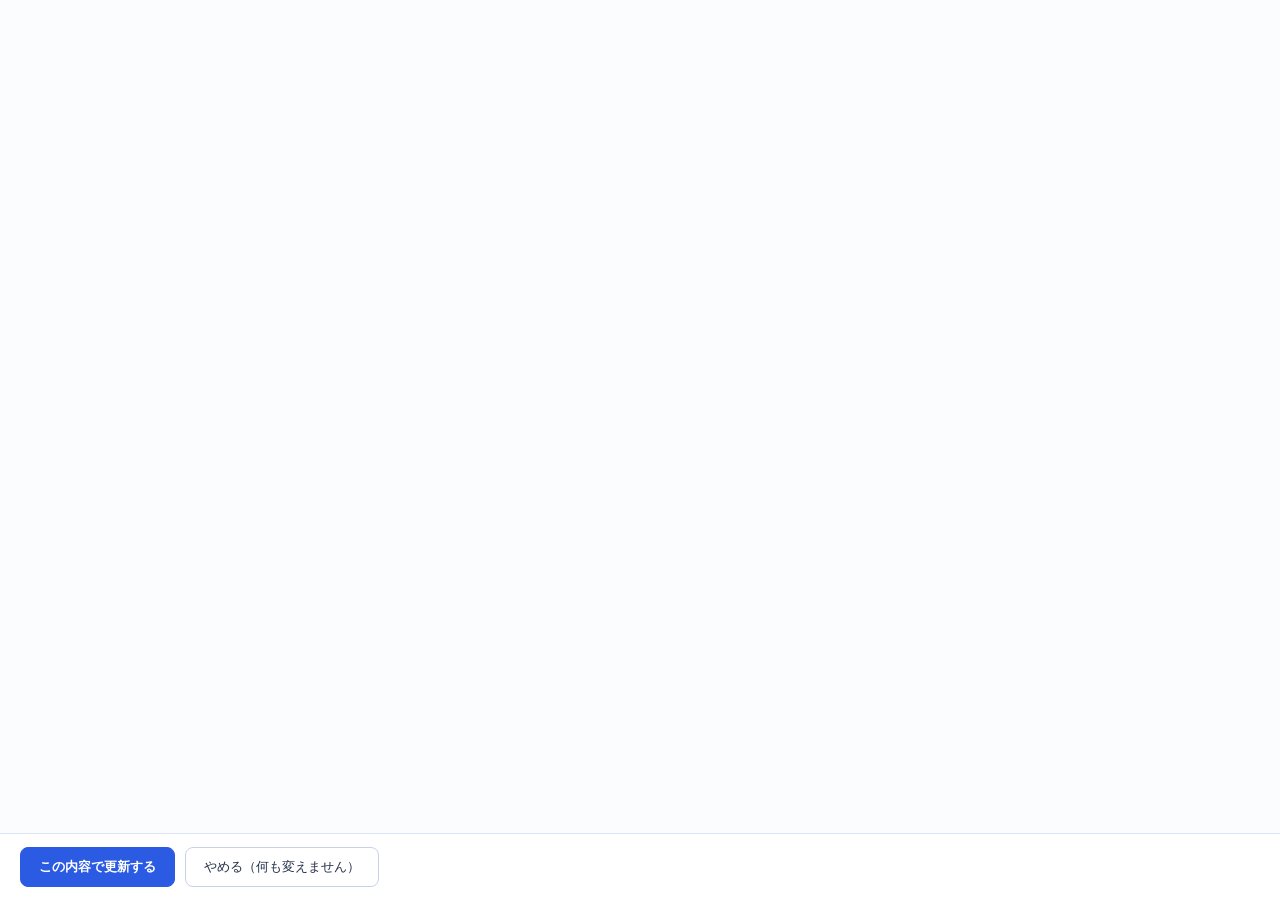
<file: gas/mitsumori-form/PriceUpdate.html>
<!DOCTYPE html>
<html>
<head>
<base target="_top">
<style>
  body { font-family: "Helvetica Neue", Arial, "Hiragino Sans", "Meiryo", sans-serif;
         margin: 0; padding: 18px 20px 92px; color: #26324A; font-size: 13.5px; background: #FBFCFE; }
  h2 { font-size: 16px; margin: 0 0 6px; }
  .lead { color: #5A6A8A; font-size: 12.5px; line-height: 1.75; margin: 0 0 16px; }
  .card { background: #fff; border: 1px solid #DDE4F8; border-radius: 10px; padding: 13px 15px; margin-bottom: 14px; }
  .card h3 { font-size: 13px; margin: 0 0 10px; color: #2C3E63; }
  table { width: 100%; border-collapse: collapse; font-size: 13px; }
  th { text-align: left; font-weight: bold; color: #5A6A8A; font-size: 11.5px;
       border-bottom: 1px solid #E4EAF7; padding: 6px; }
  td { padding: 7px 6px; border-bottom: 1px solid #F0F4FC; vertical-align: top; }
  td.num { text-align: right; white-space: nowrap; font-variant-numeric: tabular-nums; }
  .was { color: #8A97B8; }
  .now { font-weight: bold; color: #A32D2D; }
  .who { font-weight: bold; }
  .sub { color: #8A97B8; font-size: 11.5px; }
  .pick { border: 1px solid #E4EAF7; border-radius: 8px; padding: 10px 12px; margin-bottom: 10px; }
  .pick label { display: block; padding: 5px 0; cursor: pointer; line-height: 1.6; }
  .pick label span.tag { font-size: 11.5px; color: #5A6A8A; }
  .warn { background: #FEF6E7; border: 1px solid #F5DFB0; color: #7A5310;
          border-radius: 8px; padding: 11px 13px; font-size: 12.5px; line-height: 1.75; margin-bottom: 14px; }
  .ok { background: #EAF4EE; border: 1px solid #BFE0CB; color: #1F5C36;
        border-radius: 8px; padding: 11px 13px; font-size: 12.5px; line-height: 1.75; }
  .bar { position: fixed; left: 0; right: 0; bottom: 0; background: #fff;
         border-top: 1px solid #DDE4F8; padding: 13px 20px; display: flex; gap: 10px; align-items: center; }
  button { font-size: 13px; padding: 10px 18px; border-radius: 8px; border: 1px solid #C7D2EA;
           background: #fff; color: #26324A; cursor: pointer; }
  button.main { background: #2C5BE3; border-color: #2C5BE3; color: #fff; font-weight: bold; }
  button:disabled { opacity: .5; cursor: default; }
  .msg { font-size: 12.5px; color: #5A6A8A; margin-left: auto; }
  code { background: #F1F4FB; border-radius: 4px; padding: 1px 5px; font-size: 12px; }
</style>
</head>
<body>

<div id="main"></div>

<div class="bar" id="bar">
  <button class="main" id="go">この内容で更新する</button>
  <button id="cancel">やめる（何も変えません）</button>
  <span class="msg" id="msg"></span>
</div>

<script>
  var DATA = <?!= data ?>;

  function el(id) { return document.getElementById(id); }
  function esc(v) {
    return String(v == null ? '' : v).replace(/[&<>"]/g, function (c) {
      return { '&': '&amp;', '<': '&lt;', '>': '&gt;', '"': '&quot;' }[c];
    });
  }
  function yen(n) { return '¥' + Number(n || 0).toLocaleString('ja-JP'); }

  function render() {
    if (DATA.changes.length === 0 && DATA.renames.length === 0) {
      el('main').innerHTML =
        '<h2>料金の更新</h2>' +
        '<div class="ok">表の内容は、いまの料金とまったく同じでした。<br>' +
        '変更したい値を「料金設計」タブで直してから、もう一度ひらいてください。</div>';
      el('go').style.display = 'none';
      el('cancel').textContent = '閉じる';
      return;
    }

    var html = '<h2>料金の更新</h2>' +
      '<p class="lead">下の内容で料金を書き換えます。<b>この画面で「更新する」を押すまで、何も変わりません。</b><br>' +
      '更新すると、見積もりフォームの表示価格・依頼フォーム・請求書の単価が、いっせいにこの値になります。</p>';

    if (DATA.warning) html += '<div class="warn">' + esc(DATA.warning) + '</div>';

    if (DATA.changes.length > 0) {
      html += '<div class="card"><h3>変える内容（' + DATA.changes.length + ' 件）</h3><table>' +
        '<tr><th>項目</th><th class="num">いま</th><th class="num">更新後</th></tr>' +
        DATA.changes.map(function (c) {
          return '<tr><td>' + esc(c.name) + '</td>' +
            '<td class="num was">' + esc(c.before) + '</td>' +
            '<td class="num now">' + esc(c.after) + '</td></tr>';
        }).join('') + '</table></div>';
    }

    if (DATA.renames.length > 0) {
      html += '<div class="card"><h3>IDの付け替え（' + DATA.renames.length + ' 件）</h3><table>' +
        '<tr><th>項目</th><th>いま</th><th>更新後</th></tr>' +
        DATA.renames.map(function (r) {
          return '<tr><td>' + esc(r.name) + '</td>' +
            '<td><code class="was">' + esc(r.from) + '</code></td>' +
            '<td><code>' + esc(r.to) + '</code></td></tr>';
        }).join('') + '</table>' +
        '<p class="sub" style="margin:10px 0 0">案件ボードの「選択の控え」も、同時に新しいIDへ書き換えます。</p></div>';
    }

    if (DATA.affected.length > 0) {
      html += '<div class="card"><h3>単価が変わるお客様（' + DATA.affected.length + ' 名）</h3>' +
        '<p class="sub" style="margin:0 0 12px">お客様ごとに、どちらにするか選んでください。' +
        '「今までの単価のまま」を選ぶと、顧客タブの単価調整に差額を入れて据え置きます。</p>' +
        DATA.affected.map(function (a, i) {
          var sign = a.delta > 0 ? '+' : '';
          return '<div class="pick">' +
            '<div class="who">' + esc(a.customerId) + '　' + esc(a.name) + ' 様</div>' +
            '<div class="sub" style="margin-bottom:6px">' + esc(a.caseId) + '　' + esc(a.status) + '</div>' +
            '<label><input type="radio" name="p' + i + '" value="keep" checked> ' +
              '<b>今までの単価のまま</b>（' + yen(a.was) + '/点）' +
              '<span class="tag">　→ 単価調整に ' + sign + a.delta + '円/点 を追加（いま ' + a.current + ' → ' + a.next + '）</span></label>' +
            '<label><input type="radio" name="p' + i + '" value="new"> ' +
              '<b>新しい料金にする</b>（' + yen(a.was) + '/点 → ' + yen(a.now) + '/点）' +
              '<span class="tag">　→ 次のご請求から新しい単価になります</span></label>' +
            '</div>';
        }).join('') + '</div>';
    } else {
      html += '<div class="ok">この変更で単価が変わるお客様はいません。</div>';
    }

    el('main').innerHTML = html;
  }

  function done(result) {
    var html = '<h2>更新しました</h2><div class="ok">' + esc(result.summary).split('\n').join('<br>') + '</div>';
    if (result.detail) {
      html += '<div class="card" style="margin-top:14px"><h3>やったこと</h3><div class="sub" style="line-height:1.9">' +
        esc(result.detail).split('\n').join('<br>') + '</div></div>';
    }
    html += '<p class="lead" style="margin-top:14px">更新前の内容は「料金履歴」タブに残っています。元に戻したいときはご連絡ください。</p>';
    el('main').innerHTML = html;
    el('go').style.display = 'none';
    el('cancel').textContent = '閉じる';
    el('cancel').disabled = false;
    el('msg').textContent = '';
    window.scrollTo(0, 0);
  }

  el('cancel').addEventListener('click', function () { google.script.host.close(); });

  el('go').addEventListener('click', function () {
    var picked = DATA.affected.filter(function (a, i) {
      var chosen = document.querySelector('input[name=p' + i + ']:checked');
      return chosen && chosen.value === 'keep';
    });
    el('go').disabled = true;
    el('cancel').disabled = true;
    el('msg').textContent = '書き換えています...';
    google.script.run
      .withSuccessHandler(done)
      .withFailureHandler(function (e) {
        el('msg').textContent = e.message;
        el('go').disabled = false;
        el('cancel').disabled = false;
      })
      .priceCommitUpdate(picked);
  });

  render();
</script>
</body>
</html>
</file>
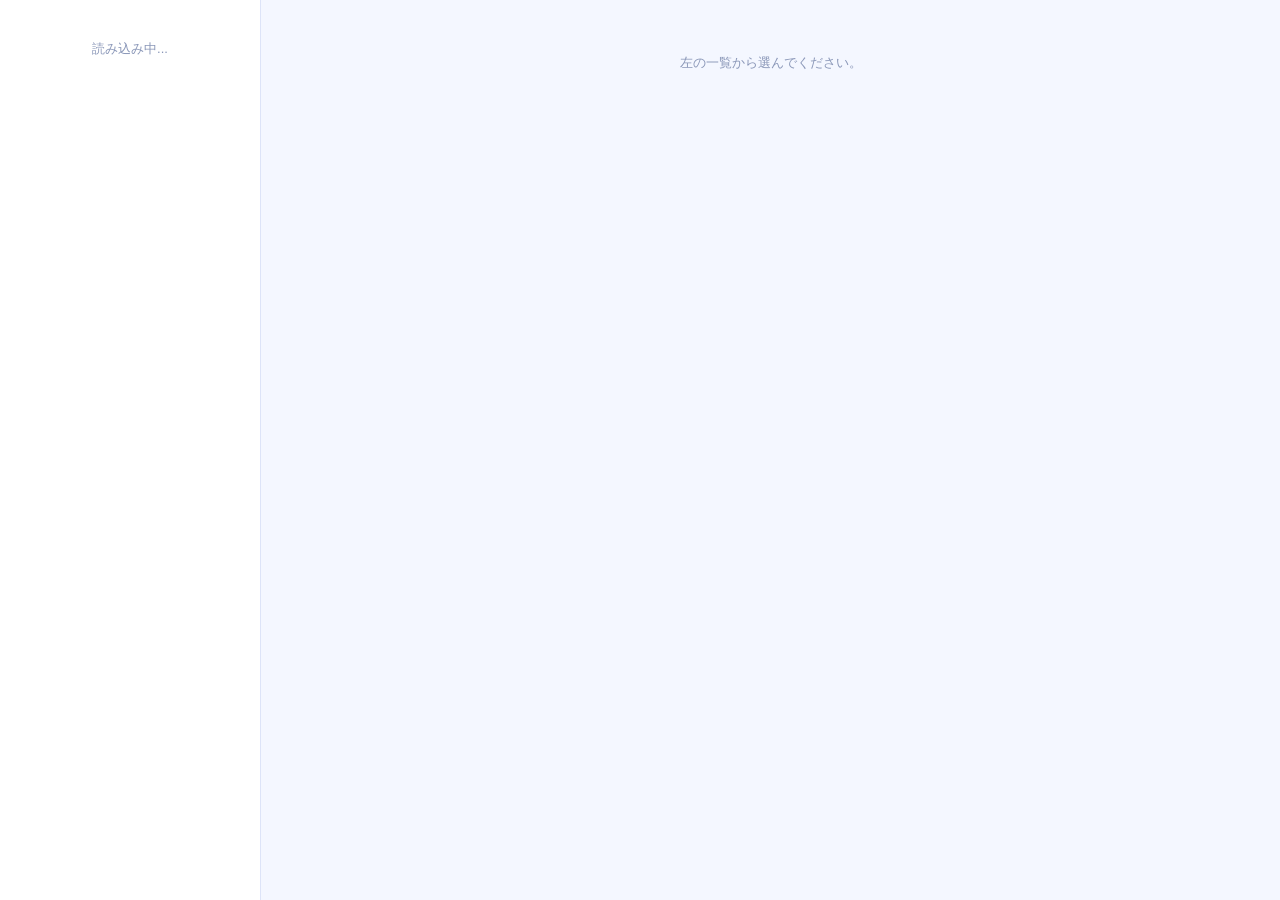
<file: gas/mitsumori-form/Reply.html>
<!DOCTYPE html>
<html>
<head>
<base target="_top">
<style>
  body { font-family: 'Hiragino Kaku Gothic ProN', 'Yu Gothic', 'Meiryo', sans-serif; font-size: 13px; color: #1E293B; margin: 0; padding: 0; background: #F4F7FF; }
  .wrap { display: flex; height: 100vh; }
  .list { width: 260px; border-right: 1px solid #DDE4F8; background: #fff; overflow-y: auto; flex-shrink: 0; }
  .list-item { padding: 11px 13px; border-bottom: 1px solid #EEF2FF; cursor: pointer; }
  .list-item:hover { background: #F4F7FF; }
  .list-item.active { background: #EEF2FF; border-left: 3px solid #3B6EF8; padding-left: 10px; }
  .li-from { font-weight: 700; font-size: 12.5px; }
  .li-mail { font-size: 11.5px; color: #5A6A8A; margin-top: 1px; overflow: hidden; text-overflow: ellipsis; white-space: nowrap; }
  .li-sub { font-size: 11.5px; color: #5A6A8A; margin-top: 2px; overflow: hidden; text-overflow: ellipsis; white-space: nowrap; }
  .li-date { font-size: 11px; color: #8A97B8; margin-top: 3px; }
  .main { flex: 1; display: flex; flex-direction: column; padding: 14px; overflow-y: auto; }
  .card { background: #fff; border: 1px solid #DDE4F8; border-radius: 10px; padding: 12px 14px; margin-bottom: 12px; }
  .card h3 { margin: 0 0 6px; font-size: 13px; }
  .quote { font-size: 12px; color: #5A6A8A; line-height: 1.7; white-space: pre-wrap; }
  label { display: block; font-size: 11.5px; font-weight: 700; color: #5A6A8A; margin-bottom: 5px; }
  textarea { width: 100%; box-sizing: border-box; border: 1px solid #DDE4F8; border-radius: 8px; padding: 10px 12px; font-size: 13px; font-family: inherit; line-height: 1.8; resize: vertical; }
  textarea:focus { outline: none; border-color: #3B6EF8; }
  #editor { min-height: 280px; }
  #instruction { min-height: 56px; }
  #customerMail { min-height: 170px; background: #FAFBFF; color: #5A6A8A; font-size: 12.5px; line-height: 1.8; }
  .btns { display: flex; gap: 8px; margin-top: 10px; flex-wrap: wrap; }
  button { border: none; border-radius: 8px; padding: 9px 16px; font-size: 13px; font-weight: 700; font-family: inherit; cursor: pointer; }
  .b-main { background: #FF6B35; color: #fff; }
  .b-ai { background: #3B6EF8; color: #fff; }
  .b-sub { background: #fff; color: #3B6EF8; border: 1px solid #DDE4F8; }
  button:disabled { opacity: 0.5; cursor: not-allowed; }
  .msg { margin-top: 10px; padding: 9px 11px; border-radius: 8px; font-size: 12px; line-height: 1.6; display: none; white-space: pre-wrap; }
  .msg-ok { background: #e6f6ec; color: #2c9e5e; }
  .msg-err { background: #fdeceb; color: #e5484d; }
  .spinner { display: inline-block; width: 12px; height: 12px; border: 2px solid #DDE4F8; border-top-color: #3B6EF8; border-radius: 50%; vertical-align: middle; margin-right: 6px; animation: msgspin 0.7s linear infinite; }
  @keyframes msgspin { to { transform: rotate(360deg); } }
  .busy-banner {
    display: none;
    align-items: center;
    gap: 8px;
    position: fixed;
    top: 0; left: 0; right: 0;
    background: #3B6EF8;
    color: #fff;
    font-size: 12.5px;
    font-weight: 700;
    padding: 9px 14px;
    z-index: 999;
    box-shadow: 0 2px 8px rgba(0,0,0,0.15);
  }
  .busy-banner .spinner { border-color: rgba(255,255,255,0.4); border-top-color: #fff; margin-right: 0; }
  .empty { padding: 40px 20px; text-align: center; color: #8A97B8; }
  .log { font-size: 11.5px; color: #8A97B8; white-space: pre-wrap; line-height: 1.6; margin-top: 6px; }
  select { width: 100%; box-sizing: border-box; border: 1px solid #DDE4F8; border-radius: 8px; padding: 8px 10px; font-size: 13px; font-family: inherit; background: #fff; }
  .tasks-note { font-size: 12.5px; color: #5A6A8A; margin-top: 9px; }
  .tasks { background: #FFF6F1; border: 1px solid #FFD9C7; border-radius: 8px; padding: 9px 12px; margin-top: 9px; }
  .tasks-title { font-size: 12px; font-weight: 700; color: #C24A18; margin-bottom: 4px; }
  .tasks ul { margin: 0; padding-left: 18px; }
  .tasks li { font-size: 12.5px; color: #5A6A8A; line-height: 1.8; }
  .extras { background: #FFF6F1; border: 1px solid #FFD9C7; border-radius: 8px; padding: 11px 13px; margin-top: 10px; }
  .extras-title { font-size: 12px; font-weight: 700; color: #C24A18; margin-bottom: 6px; }
  .ex-label { display: block; font-size: 11.5px; font-weight: 700; color: #5A6A8A; margin: 9px 0 4px; }
  .extras select {
    width: 100%; padding: 9px 10px; font-size: 13px; margin-bottom: 10px;
    border: 1px solid #C7D2EA; border-radius: 8px; background: #fff; color: #26324A;
  }
  .extras input { width: 100%; box-sizing: border-box; border: 1px solid #FFD9C7; border-radius: 8px; padding: 7px 10px; font-size: 13px; font-family: inherit; background: #fff; }
  .inv { border-top: 1px solid #FFD9C7; margin-top: 12px; padding-top: 10px; }
  .inv-state { font-size: 12.5px; color: #5A6A8A; margin-bottom: 2px; }
  .steps-text { font-size: 12px; color: #5A6A8A; line-height: 1.9; white-space: pre-wrap; background: #fff; border-radius: 8px; padding: 8px 11px; margin: 8px 0 0; }
  .hint { font-size: 11.5px; color: #8A97B8; margin-top: 6px; line-height: 1.6; }
  .cases { margin-bottom: 8px; }
  .cases label { font-size: 12px; color: #3D4A66; display: block; margin-bottom: 4px; }
  .cases select { width: 100%; font-size: 12.5px; padding: 5px 7px;
    border: 1px solid #D8E0F5; border-radius: 5px; }
  .when { margin-top: 8px; display: flex; align-items: center; gap: 8px; flex-wrap: wrap; }
  .when label { font-size: 12px; color: #3D4A66; display: flex; align-items: center; gap: 5px; }
  .when input[type=datetime-local] { font-size: 12px; padding: 4px 6px;
    border: 1px solid #D8E0F5; border-radius: 5px; }
  .when-note { font-size: 11.5px; color: #C2820A; }
  .files { margin-top: 8px; }
  .files-add { font-size: 12px; color: #3B6EF8; cursor: pointer; }
  .file-item { display: flex; align-items: center; gap: 8px; font-size: 12px;
    color: #3D4A66; background: #F6F8FE; border-radius: 5px; padding: 5px 9px; margin-top: 5px; }
  .file-size { color: #8A97B8; }
  .file-del { margin-left: auto; color: #E5484D; cursor: pointer; border: 0; background: none;
    font-size: 12px; padding: 0; }
  .hist { margin-top: 9px; }
  .hist summary { font-size: 12px; color: #3B6EF8; cursor: pointer; }
  .hist-item { border-top: 1px solid #EEF2FF; padding: 8px 0 0; margin-top: 8px; }
  .hist-item.out { padding-left: 18px; }
  .hist-head { font-size: 11.5px; color: #8A97B8; margin-bottom: 3px; }
  .hist-dir { display: inline-block; min-width: 30px; margin-right: 6px; padding: 1px 5px; border-radius: 3px;
    font-size: 10.5px; text-align: center; background: #E9F0FF; color: #3B6EF8; }
  .hist-item.out .hist-dir { background: #F1EFE8; color: #8A7B55; }
  .hist-item.form .hist-dir { background: #EFE9FB; color: #6B4FBB; }
  .hist-body { font-size: 12px; color: #5A6A8A; line-height: 1.8; white-space: pre-wrap; max-height: 200px; overflow-y: auto; }
</style>
</head>
<body>

<div class="busy-banner" id="busyBanner"><span class="spinner"></span><span id="busyText"></span></div>
<div class="wrap">
  <div class="list" id="list"><div class="empty">読み込み中...</div></div>
  <div class="main" id="main"><div class="empty">左の一覧から選んでください。</div></div>
</div>

<script>
  var items = [];
  var types = [];
  var current = null;
  var ctx = null;
  var lastApplied = null;
  /**
   * 画面で選ばれた依頼の行番号。
   * 同じお客様に依頼が複数あるとき、**どれに記録するかを決める**。
   * 0 のあいだは、いちばん新しい依頼が選ばれる。
   */
  var caseRow = 0;
  /**
   * 入力欄にいま入っている値の控え。
   *
   * 返送の点数や追跡番号は**案件ボードに保管場所が無い**ため、
   * 画面を描き直すたびに空へ戻っていた。実際にそれで点数が記録されずに送られた。
   * 対応の種類ごとに覚えておき、描き直しても消えないようにする。
   */
  var typed = {};

  function el(id) { return document.getElementById(id); }

  function esc(value) {
    return String(value == null ? '' : value)
      .replace(/&/g, '&amp;').replace(/</g, '&lt;').replace(/>/g, '&gt;').replace(/"/g, '&quot;');
  }

  window.addEventListener('error', function (e) {
    var m = el('msg');
    if (!m) return;
    m.className = 'msg msg-err';
    m.textContent = '画面エラー: ' + e.message;
    m.style.display = 'block';
  });

  function findType(id) {
    var hit = null;
    types.forEach(function (t) { if (t.id === id) hit = t; });
    return hit;
  }

  /** 添付するファイル。{name, type, size, data(base64)} を並べて持つ。 */
  var attachments = [];
  /** 読み込み中のファイル数。0になるまで送信させない。 */
  var reading = 0;
  /**
   * 合計10MBまで。Gmailの上限は25MBだが、
   * ファイルの中身は文字に直してシートの画面から渡すため、余裕を持たせる。
   */
  var ATTACH_MAX = 10 * 1024 * 1024;

  function renderFiles() {
    var box = el('fileList');
    if (!box) return;
    box.innerHTML = attachments.map(function (f, i) {
      return '<div class="file-item"><span>' + esc(f.name) + '</span>' +
        '<span class="file-size">' + Math.max(1, Math.round(f.size / 1024)) + ' KB</span>' +
        '<button class="file-del" data-i="' + i + '">外す</button></div>';
    }).join('');
    Array.prototype.forEach.call(box.querySelectorAll('.file-del'), function (b) {
      b.addEventListener('click', function () {
        attachments.splice(Number(b.getAttribute('data-i')), 1);
        renderFiles();
      });
    });
  }

  /** 選ばれたファイルを読み込んで控える。読み終わるまで送信は押せない。 */
  function addFiles(list) {
    Array.prototype.forEach.call(list, function (file) {
      var total = attachments.reduce(function (sum, f) { return sum + f.size; }, 0);
      if (total + file.size > ATTACH_MAX) {
        show('err', '添付の合計が10MBを超えます。「' + file.name + '」は追加しませんでした。');
        return;
      }
      var reader = new FileReader();
      reading++;
      reader.onload = function () {
        reading--;
        attachments.push({
          name: file.name,
          type: file.type || 'application/octet-stream',
          size: file.size,
          data: String(reader.result).split(',')[1] || ''
        });
        renderFiles();
        updateApprove();
      };
      reader.onerror = function () {
        reading--;
        updateApprove();
        show('err', '「' + file.name + '」を読み込めませんでした。');
      };
      reader.readAsDataURL(file);
    });
    updateApprove();
  }

  function whenKind() {
    var hit = 'now';
    Array.prototype.forEach.call(document.getElementsByName('whenKind'), function (r) {
      if (r.checked) hit = r.value;
    });
    return hit;
  }

  /** 既定は明日の朝9時。すぐ過ぎてしまう時刻を初期値にしない。 */
  function defaultSendAt() {
    var d = new Date();
    d.setDate(d.getDate() + 1);
    d.setHours(9, 0, 0, 0);
    return d.getFullYear() + '-' + pad(d.getMonth() + 1) + '-' + pad(d.getDate()) +
      'T' + pad(d.getHours()) + ':' + pad(d.getMinutes());
  }

  function pad(n) { return (n < 10 ? '0' : '') + n; }

  /** すでに予約済みのメールなら、その時刻と取り消しボタンを出す。 */
  function renderSchedule() {
    var note = el('whenNote');
    if (!note) return;
    if (!current || current.status !== '送信予約') { note.innerHTML = ''; return; }
    note.innerHTML = '⏰ ' + esc(current.sendAt || '') + ' に送信予約中　' +
      '<a href="#" id="cancelSchedule">取り消す</a>';
    el('cancelSchedule').addEventListener('click', function (e) {
      e.preventDefault();
      busy(true);
      google.script.run.withSuccessHandler(function (r) {
        show('ok', r.message);
        busy(false);
        reload(true);
      }).withFailureHandler(function (er) { show('err', er.message); busy(false); })
        .mailCancelSchedule(current.row);
    });
  }

  function typedKey(type) { return (current ? current.row : 0) + ':' + type.id; }

  function remember(type, key, value) {
    var box = typedKey(type);
    if (!typed[box]) typed[box] = {};
    typed[box][key] = value;
  }

  /** 入力欄に出す値。手で入れた控えを優先し、無ければ案件の値を使う。 */
  function remembered(type, key) {
    var box = typed[typedKey(type)];
    if (box && box[key] != null && box[key] !== '') return box[key];
    return ctx && ctx[key] != null ? ctx[key] : '';
  }

  /** 対応種別ごとに出している入力欄の、現在の値を集める。 */
  function collectFields(type) {
    var data = {};
    if (!type) return data;
    (type.fields || []).forEach(function (f) {
      var input = el('fx_' + f.key);
      if (input) { data[f.key] = input.value; remember(type, f.key, input.value); return; }
      // 入力欄が描かれていないときは控えから拾う。空のまま送ると記録が欠ける
      var box = typed[typedKey(type)];
      if (box && box[f.key] != null) data[f.key] = box[f.key];
    });
    return data;
  }

  function refreshTypeView() {
    var type = findType(el('rtype').value);
    renderTasks(type);
    loadContext(type);
  }

  function renderHistory(list) {
    var box = el('history');
    if (!box) return;
    if (!list || list.length === 0) { box.innerHTML = ''; return; }
    var html = '<details class="hist"><summary>過去のやりとり（' + list.length + '件）</summary>';
    list.forEach(function (h) {
      var kind = h.direction === 'フォーム' ? 'form' : (h.incoming ? 'in' : 'out');
      html += '<div class="hist-item ' + kind + '">' +
        '<div class="hist-head"><span class="hist-dir">' + esc(h.direction) + '</span>' +
        esc(h.date) + '　' + esc(h.subject) + '</div>' +
        '<div class="hist-body">' + esc(h.text) + '</div></div>';
    });
    box.innerHTML = html + '</details>';
  }

  function bindCompose() {
    var btn = el('btnCompose');
    if (!btn) return;
    btn.addEventListener('click', function () {
      var type = findType(el('rtype').value);
      if (!type) { show('err', '先に対応の種類を選んでください。'); return; }

      var fields = collectFields(type);
      var missing = (type.requireKeys || []).filter(function (key) { return !fields[key]; });
      if (missing.length > 0) {
        show('err', '「' + type.requires.join('」「') + '」を入力してから作成してください。');
        return;
      }
      if (el('editor').value.trim() &&
        !confirm('入力内容を反映して、返信案を作り直します。現在の本文は失われます。よろしいですか？')) return;

      busy(true);
      showBusy('入力内容を保存し、AIが返信案を作成しています...');
      google.script.run.withSuccessHandler(function (r) {
        el('editor').value = r.text;
        lastApplied = r.text;
        show('ok', r.message);
        busy(false);
        loadContext(type);
      }).withFailureHandler(function (e) { show('err', e.message); busy(false); })
        .mailComposeWithType(current.row, el('rtype').value, fields, caseRow);
    });
  }

  function renderTasks(type) {
    var box = el('tasks');
    var html = '';
    if (ctx && ctx.missing && ctx.missing.length > 0) {
      html += '<div class="tasks"><div class="tasks-title">依頼確定に不足している情報</div><ul>';
      ctx.missing.forEach(function (label) { html += '<li>' + esc(label) + '</li>'; });
      html += '</ul></div>';
    }
    if (type && type.status) {
      html += '<div class="tasks-note">送信すると、案件のステータスが' +
        '<b>「' + esc(type.status) + '」</b>に変わります。</div>';
    } else if (type) {
      html += '<div class="tasks-note">この対応では、案件のステータスは変わりません。</div>';
    }
    if (type && type.forRegistration && ctx && ctx.registration) {
      var wanted = ctx.repeatCustomer ? 'repeat' : 'first';
      if (type.forRegistration !== wanted) {
        html += '<div class="tasks-note" style="color:#A32D2D">このお客様は' +
          '<b>' + esc(ctx.registration) + '</b>です。' +
          (ctx.repeatCustomer
            ? '「依頼確定・2回目以降」をお選びください。'
            : 'カード登録と契約書署名がまだのため、「依頼確定・初回」をお選びください。') +
          '</div>';
      }
    }
    box.innerHTML = html;
  }

  var INVOICE_LABELS = {
    DRAFT: '下書き（未送信）', UNPAID: '送信済・未払い', SCHEDULED: '送信予約済',
    PAID: '支払い済み', PARTIALLY_PAID: '一部支払い済み', CANCELED: 'キャンセル済み', FAILED: '失敗'
  };

  function composeBlock(type) {
    if (!type) return '<div class="hint">対応の種類を選ぶと、返信案を作れるようになります。</div>';
    return '<div class="btns"><button class="b-ai" id="btnCompose">この対応で返信案を作る</button></div>' +
      '<div class="hint">' + (type.template
        ? '入力内容を保存したうえで、定型文を土台にした返信案をAIが作ります。'
        : 'お客様の内容と回答方針をもとに、AIが返信案を作ります。') + '</div>';
  }

  /**
   * どの依頼に記録するかの選択欄。1件しかなければ出さない。
   * **返送の記録や納期が誤った依頼に付くのを防ぐためのもの。**
   */
  function casesBlock() {
    if (!ctx || !ctx.cases || ctx.cases.length < 2) return '';
    return '<div class="cases"><label>どのご依頼への対応か</label>' +
      '<select id="caseSelect">' + ctx.cases.map(function (c) {
        var parts = [c.caseId, c.status];
        if (c.shippedAt) parts.push(c.shippedAt + ' 発送');
        if (c.qty) parts.push(c.qty + '点');
        return '<option value="' + c.caseRow + '"' +
          (c.caseRow === ctx.caseRow ? ' selected' : '') + '>' +
          esc(parts.join('　／　')) + '</option>';
      }).join('') + '</select></div>';
  }

  function bindCaseSelect(type) {
    var sel = el('caseSelect');
    if (!sel) return;
    sel.addEventListener('change', function () {
      caseRow = Number(sel.value);
      loadContext(type);
    });
  }

  function renderExtras(type) {
    var box = el('extras');
    if (!type || (type.fields.length === 0 && !type.invoice)) {
      box.innerHTML = casesBlock() + composeBlock(type);
      bindCaseSelect(type);
      bindCompose();
      updateApprove();
      return;
    }
    if (!ctx || !ctx.caseRow) {
      // 「応答が無い」と「案件が無い」は原因がまったく違う。必ず見分けられるようにする
      var why = !ctx
        ? '<div class="tasks-title">案件情報を受け取れませんでした</div>' +
          '<div style="font-size:12.5px;color:#5A6A8A">シートからの応答がありません。' +
          'この画面を閉じて開き直しても直らない場合は、ログの「②画面」を確認してください。</div>'
        : ctx.reason
        ? '<div class="tasks-title">案件情報を作れませんでした</div>' +
          '<div style="font-size:12.5px;color:#5A6A8A">' + esc(ctx.reason) + '</div>'
        : ctx.stale
        ? '<div class="tasks-title">一覧が古くなっています</div>' +
          '<div style="font-size:12.5px;color:#5A6A8A">開いている間にメール履歴の行が増減しました。' +
          'この画面を閉じて、もう一度「対応を選ぶ」を開いてください。</div>'
        : '<div class="tasks-title">案件が見つかりません</div>' +
          '<div style="font-size:12.5px;color:#5A6A8A">このお客様（' + esc((ctx && ctx.customerId) || '不明') + '）の案件が' +
          '案件ボードにないため、日程の入力や請求書の作成ができません。</div>';
      box.innerHTML = '<div class="tasks">' + why + '</div>' + composeBlock(type);
      bindCompose();
      updateApprove();
      return;
    }

    var html = casesBlock() +
      '<div class="extras"><div class="extras-title">この対応に必要な入力（案件 ' + esc(ctx.caseId) + '）</div>';
    type.fields.forEach(function (f) {
      var now = remembered(type, f.key);
      html += '<label class="ex-label">' + esc(f.label) +
        (type.requireKeys.indexOf(f.key) >= 0 ? ' <span style="color:#e5484d">*</span>' : '') + '</label>';
      if (f.type === 'select') {
        // 運送業者のように、決まったものから選ぶ欄
        html += '<select id="fx_' + f.key + '">' + (f.options || []).map(function (o) {
          return '<option value="' + esc(o) + '"' + (o === now ? ' selected' : '') + '>' + esc(o) + '</option>';
        }).join('') + '</select>';
        return;
      }
      html += '<input type="' + f.type + '" id="fx_' + f.key + '" value="' + esc(now) + '">';
    });
    if (type.fields.length > 0) {
      var answered = [];
      if (ctx.firstQty) answered.push('初回ご依頼予定数 ' + ctx.firstQty);
      if (ctx.firstDate) answered.push('初回ご依頼予定日 ' + ctx.firstDate);
      if (answered.length > 0) {
        html += '<div class="hint">お客様の回答：' + esc(answered.join('　／　')) + '</div>';
      }
      html += '<div class="btns"><button class="b-sub" id="btnFields">入力内容を保存する</button>' +
        '<button class="b-ai" id="btnCompose">この対応で返信案を作る</button></div>' +
        '<div class="hint">' + (type.template
          ? '［この対応で返信案を作る］を押すと、上の入力内容を保存したうえで返信案に反映します。'
          : '［入力内容を保存する］はシートに保存するだけです。') + '</div>';
    }

    if (type.invoice) {
      var sent = !!ctx.sentAt || (ctx.invoiceStatus && ctx.invoiceStatus !== 'DRAFT');
      html += '<div class="inv"><div class="extras-title">初回登録の請求書（220円・税込）</div>' +
        '<div class="inv-state">' + (ctx.invoiceId
          ? '状態: ' + (INVOICE_LABELS[ctx.invoiceStatus] || ctx.invoiceStatus)
          : 'まだ作成されていません') + '</div>' +
        '<div class="btns"><button class="b-sub" id="btnInvNew">請求書を作成する</button></div>' +
        '<div class="steps-text">' + esc(ctx.invoiceSteps) + '</div>' +
        '<div class="btns"><button class="b-sub" id="btnInvOpen">Squareで請求書を開く</button>' +
        '<button class="b-sub" id="btnInvSent">送信しました</button></div></div>';
    }
    box.innerHTML = html + '</div>' + (type.fields.length > 0 ? '' : composeBlock(type));
    bindCaseSelect(type);
    bindCompose();

    if (type.fields.length > 0) {
      el('btnFields').addEventListener('click', function () {
        google.script.run.withSuccessHandler(function (r) {
          show('ok', r.message + (type.template
            ? '\n返信案にも反映するには［この対応で返信案を作る］を押してください。' : ''));
          loadContext(type);
        }).withFailureHandler(function (e) { show('err', e.message); })
          .mailSaveCaseFields(ctx.caseRow, collectFields(type));
      });
      type.fields.forEach(function (f) {
        el('fx_' + f.key).addEventListener('input', function () {
          remember(type, f.key, this.value);
          updateApprove();
        });
      });
    }

    if (type.invoice) {
      var invSent = !!ctx.sentAt || (ctx.invoiceStatus && ctx.invoiceStatus !== 'DRAFT');
      el('btnInvNew').disabled = !!ctx.invoiceId;
      el('btnInvOpen').disabled = !ctx.invoiceId;
      el('btnInvSent').disabled = !ctx.invoiceId || invSent;
      el('btnInvNew').addEventListener('click', function () {
        el('btnInvNew').disabled = true;
        show('ok', '請求書を作成しています...');
        google.script.run.withSuccessHandler(function (r) { show('ok', r.message); loadContext(type); })
          .withFailureHandler(function (e) { show('err', e.message); loadContext(type); })
          .squareCreateDraftForCase(ctx.caseRow);
      });
      el('btnInvOpen').addEventListener('click', function () { window.open(ctx.invoiceUrl, '_blank'); });
      el('btnInvSent').addEventListener('click', function () {
        el('btnInvSent').disabled = true;
        google.script.run.withSuccessHandler(function (r) { show('ok', r.message); loadContext(type); })
          .withFailureHandler(function (e) { show('err', e.message); loadContext(type); })
          .squareConfirmSent(ctx.caseRow);
      });
    }

    updateApprove();
  }

  function updateApprove() {
    var type = findType(el('rtype') ? el('rtype').value : '');
    var btn = el('btnApprove');
    if (!btn || !type) return;
    var missing = [];
    (type.requireKeys || []).forEach(function (key) {
      var input = el('fx_' + key);
      if (!input || !input.value) missing.push(key);
    });
    btn.disabled = missing.length > 0 || reading > 0;
    var hint = el('approveHint');
    if (hint) {
      hint.textContent = reading > 0
        ? '添付ファイルを読み込んでいます...'
        : missing.length > 0
        ? '「' + type.requires.join('」「') + '」を入力すると押せるようになります。'
        : '';
    }
  }

  /**
   * 契約済みのお客様には「依頼確定・2回目以降」を、まだの方には「初回」を先に出す。
   * 合わないほうは消さずに末尾へ回すだけなので、必要なら選び直せる。
   */
  function orderTypeOptions() {
    if (!ctx || !ctx.registration) return;
    var demote = ctx.repeatCustomer ? 'first' : 'repeat';
    var sel = el('rtype');
    types.forEach(function (t) {
      if (t.forRegistration !== demote) return;
      for (var i = 0; i < sel.options.length; i++) {
        if (sel.options[i].value === t.id) { sel.appendChild(sel.options[i]); return; }
      }
    });
  }

  function loadContext(type) {
    google.script.run.withSuccessHandler(function (data) {
      ctx = data;
      orderTypeOptions();
      renderTasks(type);
      renderExtras(type);
    }).withFailureHandler(function (e) {
      // 失敗したまま何も描かないと、原因が分からないまま画面が止まる
      ctx = null;
      var box = el('extras');
      if (box) {
        box.innerHTML = '<div class="tasks"><div class="tasks-title">案件情報を読み込めませんでした</div>' +
          '<div style="font-size:12.5px;color:#5A6A8A">' + esc(e.message) + '</div></div>' + composeBlock(type);
        bindCompose();
        updateApprove();
      }
      show('err', e.message);
    }).mailGetCaseContext(current.row, current.customerId, caseRow);
  }

  function show(kind, text) {
    var m = el('msg');
    if (!m) return;
    m.className = 'msg msg-' + kind;
    m.textContent = text;
    m.style.display = 'block';
  }

  /** 処理中であることが一目でわかるよう、画面上部に固定表示のバナーを出す。 */
  function showBusy(text) {
    var banner = el('busyBanner');
    if (!banner) return;
    el('busyText').textContent = text;
    banner.style.display = 'flex';
  }

  function hideBusy() {
    var banner = el('busyBanner');
    if (banner) banner.style.display = 'none';
  }

  function busy(state) {
    ['btnAi', 'btnRegen', 'btnSave', 'btnApprove', 'btnSkip'].forEach(function (id) {
      var b = el(id);
      if (b) b.disabled = state;
    });
    if (!state) { hideBusy(); updateApprove(); }
  }

  function renderList() {
    var list = el('list');
    if (items.length === 0) {
      list.innerHTML = '<div class="empty">進行中の案件はありません。</div>';
      el('main').innerHTML = '<div class="empty">進行中の案件はありません。</div>';
      return;
    }
    list.innerHTML = '';
    items.forEach(function (item, i) {
      var div = document.createElement('div');
      div.className = 'list-item' + (current && current.row === item.row ? ' active' : '');
      div.innerHTML = '<div class="li-from"></div><div class="li-mail"></div>'
        + '<div class="li-sub"></div><div class="li-date"></div>';
      div.children[0].textContent = item.customer || item.from;
      div.children[1].textContent = item.from;
      div.children[2].textContent = item.subject || '(件名なし)';
      div.children[3].textContent = item.date + '　' + item.status;
      div.addEventListener('click', function () { select(i); });
      list.appendChild(div);
    });
  }

  function select(index) {
    current = items[index];
    // 添付と依頼の選択は、選んだメールごとのもの。
    // 持ち越すと関係ない相手や別の依頼に付いてしまう
    attachments = [];
    caseRow = 0;
    reading = 0;
    el('main').innerHTML =
      '<div class="card"><h3>最新のメール</h3>' +
      '<textarea id="customerMail" readonly></textarea>' +
      '<div id="history"></div>' +
      '<div class="log" id="log"></div></div>' +
      '<div class="card"><label>どの状況での対応か</label>' +
      '<select id="rtype"></select>' +
      '<div id="tasks"></div><div id="extras"></div></div>' +
      '<div class="card"><label>返信案（そのまま編集できます）</label>' +
      '<textarea id="editor"></textarea>' +
      '<div class="when">' +
      '<label><input type="radio" name="whenKind" value="now" checked>今すぐ送る</label>' +
      '<label><input type="radio" name="whenKind" value="later">日時を指定</label>' +
      '<input type="datetime-local" id="sendAt" disabled>' +
      '<span class="hint" style="margin:0">※添付のあるメールは予約できません</span>' +
      '<span class="when-note" id="whenNote"></span></div>' +
      '<div class="files"><input type="file" id="fileInput" multiple style="display:none">' +
      '<span class="files-add" id="fileAdd">＋ ファイルを添付する</span>' +
      '<div id="fileList"></div></div>' +
      '<div class="btns">' +
      '<button class="b-main" id="btnApprove">この内容で送信する</button>' +
      '<button class="b-sub" id="btnOpenThread">Gmailで開く</button>' +
      '<button class="b-sub" id="btnSave">編集内容だけ保存</button>' +
      '<button class="b-sub" id="btnSkip">対応不要</button>' +
      '</div><div class="hint" id="approveHint"></div></div>' +
      '<div class="card"><label>AIに修正を依頼する</label>' +
      '<textarea id="instruction" placeholder="例：もう少し短く。補償の話は書かないで、納期の目安だけ伝えて。"></textarea>' +
      '<div class="btns"><button class="b-ai" id="btnAi">この指示で書き直す</button>' +
      '<button class="b-sub" id="btnRegen">最初から作り直す</button></div>' +
      '<div class="msg" id="msg"></div></div>';

    el('customerMail').value = current.summary || '(本文なし)';
    google.script.run.withSuccessHandler(function (r) {
      el('customerMail').value = r.text;
    }).mailGetCustomerMessage(current.row);
    google.script.run.withSuccessHandler(renderHistory).mailGetHistory(current.row);

    el('editor').value = current.text || '';
    lastApplied = current.text || '';
    el('log').textContent = current.instructions ? '過去の修正指示:\n' + current.instructions : '';

    var sel = el('rtype');
    var blank = document.createElement('option');
    blank.value = '';
    blank.textContent = '（未選択）';
    sel.appendChild(blank);
    types.forEach(function (t) {
      var o = document.createElement('option');
      o.value = t.id;
      o.textContent = t.name;
      if (t.name === current.responseType) o.selected = true;
      sel.appendChild(o);
    });
    refreshTypeView();

    sel.addEventListener('change', function () {
      refreshTypeView();
      google.script.run.mailApplyResponseType(current.row, sel.value);
    });

    el('btnAi').addEventListener('click', function () {
      var instruction = el('instruction').value.trim();
      if (!instruction) { show('err', '修正の指示を入力してください。'); return; }
      busy(true);
      showBusy('AIが書き直しています...');
      google.script.run.withSuccessHandler(function (r) {
        el('editor').value = r.text;
        el('instruction').value = '';
        show('ok', '書き直しました。内容をご確認ください。');
        busy(false);
        reload(true);
      }).withFailureHandler(function (e) { show('err', e.message); busy(false); })
        .mailReviseText(current.row, el('editor').value, instruction);
    });

    el('btnRegen').addEventListener('click', function () {
      if (!confirm('AIに最初から作り直させます。現在の本文は失われます。よろしいですか？')) return;
      busy(true);
      showBusy('AIが作り直しています...');
      google.script.run.withSuccessHandler(function (r) {
        el('editor').value = r.text;
        show('ok', r.message);
        busy(false);
        reload(true);
      }).withFailureHandler(function (e) { show('err', e.message); busy(false); })
        .mailRegenerate(current.row, caseRow);
    });

    el('btnSave').addEventListener('click', function () {
      busy(true);
      google.script.run.withSuccessHandler(function (r) { show('ok', r.message); busy(false); reload(true); })
        .withFailureHandler(function (e) { show('err', e.message); busy(false); })
        .mailSaveText(current.row, el('editor').value);
    });

    el('btnApprove').addEventListener('click', function () {
      // **送ると取り消せない。** 宛先と件名はシートに聞いて、確かめてから送る
      var fields = collectFields(findType(el('rtype').value));
      var body = el('editor').value;
      var later = whenKind() === 'later';
      if (later && !el('sendAt').value) { show('err', '送信する日時を選んでください。'); return; }
      if (later && attachments.length > 0) {
        show('err', '添付ファイルのあるメールは予約できません。今すぐ送るか、添付を外してください。');
        return;
      }
      busy(true);
      show('ok', '宛先を確認しています...');
      google.script.run.withSuccessHandler(function (p) {
        busy(false);
        var names = attachments.map(function (f) { return f.name; }).join('、');
        var when = el('sendAt').value;
        if (!confirm((later
            ? 'このメールを ' + when.replace('T', ' ') + ' に送信します。'
            : 'このメールを送信します。取り消せません。') + '\n\n' +
          '宛先：' + p.to + '\n件名：' + p.subject +
          (names ? '\n添付：' + names : '') + '\n\n' +
          body.slice(0, 120) + (body.length > 120 ? '…' : '') + '\n\nよろしいですか？')) return;
        busy(true);
        show('ok', later ? '予約しています...' : '送信しています...');
        var done = function (r) {
          busy(false);
          // 送り終えたら閉じる。開いたままだと送れたか分からず、二度押してしまう
          alert(r.message + '\n\nこの画面を閉じます。' +
            '続けて対応する場合は、メニューから「対応を選ぶ」を開き直してください。');
          google.script.host.close();
        };
        var failed = function (e) { show('err', e.message); busy(false); };
        if (later) {
          google.script.run.withSuccessHandler(done).withFailureHandler(failed)
            .mailScheduleReply(current.row, body, fields, attachments, when, caseRow);
        } else {
          google.script.run.withSuccessHandler(done).withFailureHandler(failed)
            .mailSendReply(current.row, body, fields, attachments, caseRow);
        }
      }).withFailureHandler(function (e) { show('err', e.message); busy(false); })
        .mailGetSendPreview(current.row);
    });

    Array.prototype.forEach.call(document.getElementsByName('whenKind'), function (radio) {
      radio.addEventListener('change', function () {
        var later = whenKind() === 'later';
        el('sendAt').disabled = !later;
        el('btnApprove').textContent = later ? 'この日時に送る' : 'この内容で送信する';
        if (later && !el('sendAt').value) el('sendAt').value = defaultSendAt();
      });
    });
    renderSchedule();

    el('fileAdd').addEventListener('click', function () { el('fileInput').click(); });
    el('fileInput').addEventListener('change', function () {
      addFiles(this.files);
      this.value = '';
    });

    el('btnOpenThread').addEventListener('click', function () {
      window.open('https://mail.google.com/mail/u/0/#all/' + current.threadId, '_blank');
    });

    el('btnSkip').addEventListener('click', function () {
      busy(true);
      google.script.run.withSuccessHandler(function () { busy(false); reload(false); })
        .withFailureHandler(function (e) { show('err', e.message); busy(false); })
        .mailDismiss(current.row);
    });

    renderList();
  }

  function reload(keepSelection) {
    google.script.run.withSuccessHandler(function (data) {
      items = data;
      if (!keepSelection) current = null;
      if (items.length === 0) { renderList(); return; }
      if (current) {
        var index = -1;
        items.forEach(function (item, i) { if (item.row === current.row) index = i; });
        if (index >= 0) { current = items[index]; renderList(); return; }
      }
      select(0);
    }).withFailureHandler(function (e) {
      el('list').innerHTML = '<div class="empty">' + e.message + '</div>';
    }).mailGetPendingList();
  }

  google.script.run.withSuccessHandler(function (data) {
    types = data;
    reload(false);
  }).withFailureHandler(function (e) {
    el('list').innerHTML = '<div class="empty">' + e.message + '</div>';
  }).mailGetResponseTypes();
</script>
</body>
</html>
</file>
<file: style.css>
/* =============================================
   CSS Variables
   ============================================= */
:root {
  --navy: #3B6EF8;
  --navy-dark: #2454D6;
  --orange: #FF6B35;
  --orange-dark: #E8511E;
  /* 料金表の金額。お得感を出すための赤 */
  --price-red: #E0352B;
  --white: #fff;
  --gray: #F4F7FF;
  --gray-mid: #DDE4F8;
  --text: #1E293B;
  --text-mid: #5A6A8A;
  --text-light: #8A97B8;
  --green: #28C840;
  --red: #FF5F57;
  --radius: 12px;
  --shadow: 0 4px 20px rgba(0,0,0,0.07);
  --shadow-strong: 0 8px 32px rgba(0,0,0,0.12);
  --transition: 0.22s ease;
}

/* =============================================
   Reset & Base
   ============================================= */
*, *::before, *::after { box-sizing: border-box; margin: 0; padding: 0; }

html { scroll-behavior: smooth; }

body {
  font-family: 'Noto Sans JP', sans-serif;
  color: var(--text);
  background: var(--white);
  font-size: 15px;
  line-height: 1.7;
}

img { max-width: 100%; display: block; }
a { text-decoration: none; color: inherit; }

.container {
  max-width: 1100px;
  margin: 0 auto;
  padding: 0 24px;
}

/* =============================================
   Buttons
   ============================================= */
.btn {
  display: inline-flex;
  align-items: center;
  gap: 8px;
  padding: 13px 28px;
  border-radius: 50px;
  font-size: 15px;
  font-weight: 700;
  transition: var(--transition);
  cursor: pointer;
  border: 2px solid transparent;
  white-space: nowrap;
}
.btn-primary, .btn-primary:visited {
  background: var(--orange);
  color: var(--white);
}
.btn-primary:hover { background: var(--orange-dark); transform: translateY(-2px); box-shadow: 0 6px 20px rgba(255,107,53,0.4); }

.btn-nav, .btn-nav:visited {
  background: var(--orange);
  color: var(--white);
  padding: 9px 20px;
  font-size: 14px;
  border-radius: 50px;
}
.btn-nav:hover { background: var(--orange-dark); }
/* .nav > a の color 指定より詳細度を上げて白文字を確実に優先させる */
.nav > a.btn-nav, .nav > a.btn-nav:visited { color: var(--white); }
.nav > a.btn-nav:hover { color: var(--white); }

/* ヘッダー内CTA。モバイルでは .nav ごとボタンが消えるため、その代わりに常時出す。
   PCでは .nav の .btn-nav が同じ役目をするので非表示のままにする */
.btn-hdr-cta {
  display: none;
  margin-left: auto;
  flex-direction: column;
  align-items: center;
  justify-content: center;
  line-height: 1.15;
  white-space: nowrap;
  text-decoration: none;
  background: var(--orange);
  border-radius: 50px;
  /* 指で押せる高さ（44px）を確保するための上下余白 */
  padding: 9px 13px;
}
.btn-hdr-cta, .btn-hdr-cta:visited, .btn-hdr-cta:hover { color: var(--white); }
.btn-hdr-cta:hover { background: var(--orange-dark); }
.btn-hdr-cta-sub { font-size: 9.5px; font-weight: 600; opacity: .93; }
.btn-hdr-cta-main { font-size: 13px; font-weight: 800; }

.btn-full { width: 100%; justify-content: center; font-size: 16px; padding: 16px; }
.btn-lg { padding: 18px 38px; font-size: 17px; }

/* =============================================
   Header / Nav
   ============================================= */
.header {
  position: fixed;
  top: 0; left: 0; right: 0;
  z-index: 1000;
  background: rgba(255,255,255,0.97);
  backdrop-filter: blur(8px);
  border-bottom: 1px solid var(--gray-mid);
  height: 96px;
}

.header-inner {
  display: flex;
  align-items: center;
  justify-content: space-between;
  height: 96px;
}

.logo { display: flex; align-items: center; overflow: hidden; height: 96px; }
.logo-img {
  height: 180px;
  width: auto;
  object-fit: contain;
}

.nav {
  display: flex;
  align-items: center;
  gap: 6px;
}

.nav > a {
  font-size: 14px;
  font-weight: 500;
  color: var(--text);
  padding: 8px 12px;
  border-radius: 6px;
  transition: var(--transition);
}
.nav > a:hover { color: var(--orange); background: rgba(59,110,248,0.07); }

/* Dropdown */
.nav-dropdown {
  position: relative;
}
.nav-dropdown-trigger {
  display: flex;
  align-items: center;
  gap: 4px;
  cursor: pointer;
  font-size: 14px;
  font-weight: 500;
  color: var(--text);
  padding: 8px 12px;
  border-radius: 6px;
  transition: var(--transition);
  white-space: nowrap;
}
.nav-dropdown-trigger:hover { color: var(--orange); background: rgba(59,110,248,0.07); }

.nav-caret {
  font-size: 10px;
  transition: transform 0.2s;
}
.nav-dropdown:hover .nav-caret { transform: rotate(180deg); }

.nav-dropdown-menu {
  position: absolute;
  top: 100%;
  left: 50%;
  transform: translateX(-50%) translateY(-4px);
  background: var(--white);
  border: 1px solid var(--gray-mid);
  border-radius: var(--radius);
  box-shadow: var(--shadow-strong);
  min-width: 220px;
  padding: 4px 8px 8px;
  padding-top: 12px; /* gap bridge: invisible area keeps hover alive */
  opacity: 0;
  visibility: hidden;
  pointer-events: none;
  transition: opacity 0.18s, visibility 0.18s, transform 0.18s;
}
.nav-dropdown:hover .nav-dropdown-menu,
.nav-dropdown.open .nav-dropdown-menu {
  opacity: 1;
  visibility: visible;
  pointer-events: auto;
  transform: translateX(-50%) translateY(0);
}
.nav-dropdown-menu a {
  display: flex;
  align-items: center;
  gap: 10px;
  padding: 10px 14px;
  border-radius: 8px;
  font-size: 14px;
  color: var(--text);
  transition: var(--transition);
}
.nav-dropdown-menu a:hover { background: var(--gray); color: var(--orange); }
.nav-dropdown-menu a i { width: 18px; color: var(--orange); }

/* Hamburger */
.hamburger {
  display: none;
  flex-direction: column;
  gap: 5px;
  background: none;
  border: none;
  cursor: pointer;
  padding: 8px;
}
.hamburger span {
  display: block;
  width: 24px;
  height: 2px;
  background: var(--navy);
  border-radius: 2px;
  transition: var(--transition);
}
.hamburger.open span:nth-child(1) { transform: translateY(7px) rotate(45deg); }
.hamburger.open span:nth-child(2) { opacity: 0; }
.hamburger.open span:nth-child(3) { transform: translateY(-7px) rotate(-45deg); }

/* Mobile Menu */
.mobile-menu {
  position: fixed;
  top: 96px; left: 0; right: 0;
  background: var(--white);
  border-bottom: 1px solid var(--gray-mid);
  z-index: 999;
  padding: 12px 0;
  display: none;
  flex-direction: column;
  box-shadow: var(--shadow-strong);
}
.mobile-menu.open { display: flex; }

.mobile-link {
  display: flex;
  align-items: center;
  gap: 8px;
  padding: 12px 24px;
  font-size: 15px;
  font-weight: 500;
  color: var(--text);
  border-bottom: 1px solid var(--gray);
}
.mobile-link:last-child { border-bottom: none; }
.mobile-group-label { font-size: 12px; color: var(--text-light); font-weight: 700; text-transform: uppercase; letter-spacing: 0.08em; padding: 12px 24px 4px; }
.mobile-sub { padding-left: 40px; font-size: 14px; color: var(--text-mid); }
.mobile-sub i { color: var(--orange); width: 16px; }
.mobile-cta, .mobile-cta:visited { background: var(--orange); color: var(--white); border-radius: 8px; margin: 8px 16px; justify-content: center; }

/* ヘッダー（スマホ） */
@media (max-width: 768px) {
  .nav { display: none; }
  .hamburger { display: flex; }

  /* ロゴを 96px → 72px に詰めて、空いた幅にCTAを入れる */
  .header { height: 72px; }
  .header-inner { gap: 6px; height: 72px; }
  .logo { height: 72px; }
  .logo-img { height: 135px; }
  .btn-hdr-cta { display: inline-flex; }
  .mobile-menu { top: 72px; }
}

/* =============================================
   新デザイン（2026-10）
   青の面・切った紙の見出し・クラフト紙の下げ札・黒い罫線
   ============================================= */
:root {
  --blue: #2454D6;          /* ヒーローと料金・お問い合わせの面 */
  --ink: #1A1714;           /* 文字と罫線 */
  --paper: #F5F2EC;         /* サービス内容の面 */
  --mute: #5d5850;          /* 補足の文字 */
  --hair: #d5cfc4;          /* 細い区切り線 */
  --kraft: #D9BF93;         /* 下げ札 */
  --kraft-ink: #3A2C1A;
  --mono: 'IBM Plex Mono', ui-monospace, monospace;
  --header-h: 96px;
}
html { scroll-padding-top: var(--header-h); }

/* ---------- 下げ札（ヒーローとご利用の流れで共通） ---------- */
.kraft-tag { position: relative; color: var(--kraft-ink); padding: 32px 16px 14px;
  background-color: var(--kraft);
  background-image:
    url("data:image/svg+xml,%3Csvg xmlns='http://www.w3.org/2000/svg' width='260' height='260'%3E%3Cfilter id='f'%3E%3CfeTurbulence type='fractalNoise' baseFrequency='.008 .22' numOctaves='2' seed='7' stitchTiles='stitch'/%3E%3CfeColorMatrix values='0 0 0 0 .36 0 0 0 0 .25 0 0 0 0 .12 0 0 0 .5 -.12'/%3E%3C/filter%3E%3Crect width='260' height='260' filter='url(%23f)'/%3E%3C/svg%3E"),
    url("data:image/svg+xml,%3Csvg xmlns='http://www.w3.org/2000/svg' width='180' height='180'%3E%3Cfilter id='n'%3E%3CfeTurbulence type='fractalNoise' baseFrequency='.95' numOctaves='3' stitchTiles='stitch'/%3E%3CfeColorMatrix values='0 0 0 0 .30 0 0 0 0 .20 0 0 0 0 .09 0 0 0 .55 0'/%3E%3C/filter%3E%3Crect width='180' height='180' filter='url(%23n)'/%3E%3C/svg%3E");
  box-shadow: inset 0 0 18px rgba(120,80,30,.22);
  clip-path: polygon(16px 0, calc(100% - 16px) 0, 100% 16px, 100% 100%, 0 100%, 0 16px); }
.kraft-hole { position: absolute; top: 10px; left: 50%; width: 12px; height: 12px; margin-left: -6px; border-radius: 50%; background: var(--hole, #fff); box-shadow: 0 0 0 3px #EADCC0, 0 0 0 4px #B79A6A; }
.kraft-no { font-family: var(--mono); font-size: 9.5px; letter-spacing: .08em; color: #6A5233; display: flex; justify-content: space-between; border-bottom: 1px solid #A88C5E; padding-bottom: 5px; margin-bottom: 7px; line-height: 1.4; }
.kraft-ttl { font-size: 10px; font-weight: 700; color: #5E4A2E; margin-bottom: 3px; line-height: 1.4; }
.kraft-tag ul { list-style: none; }
.kraft-tag li { display: flex; align-items: center; gap: 7px; font-size: 12.5px; font-weight: 700; line-height: 1.5; padding: 3.5px 0; border-bottom: 1px dashed #B39A70; white-space: nowrap; }
.kraft-tag li small { margin-left: auto; font-size: 10.5px; font-weight: 500; color: #5E4A2E; }
.kraft-tag li.has-sub { border-bottom: 0; }
.kraft-tag li.sub { padding: 2px 0 2px 20px; font-size: 11.5px; }
.kraft-tag .cb { position: relative; flex: none; width: 13px; height: 13px; border: 1.5px solid var(--kraft-ink); }
.kraft-tag .cb svg { position: absolute; left: -1px; top: -6px; width: 18px; height: 18px; overflow: visible; }
.kraft-tag li.sub .cb { width: 11px; height: 11px; }
.kraft-tag li.sub .cb svg { width: 15px; height: 15px; top: -5px; }

/* =============================================
   ヒーロー
   ============================================= */
.hero { position: relative; margin-top: var(--header-h); height: calc(100vh - var(--header-h)); min-height: 800px; overflow: hidden; background: var(--blue); color: #fff; }
.hr-wrap { position: relative; max-width: 1240px; height: 100%; margin: 0 auto; padding: 0 40px; }
.hr-eyebrow { position: absolute; top: 30px; left: 44px; font-size: 13px; font-weight: 700; }

/* 見出し：切った紙を貼ったように */
.hr-title { position: absolute; top: 60px; left: 34px; z-index: 6; font-size: inherit; }
.hr-strip { display: table; background: #fff; color: var(--ink); font-size: 50px; font-weight: 900; line-height: 1.2; padding: 6px 18px 8px; margin-bottom: 12px;
  box-shadow: 0 1px 1px rgba(0,0,0,.10), 0 8px 16px rgba(10,20,70,.22); }
.hr-strip.s1 { transform: rotate(-2deg); }
.hr-strip.s2 { transform: rotate(1.2deg); margin-left: 42px; }
.hr-strip.s3 { transform: rotate(-1.5deg); background: var(--orange); color: #fff; font-size: 118px; line-height: 1.1; padding: 8px 24px 14px; margin-left: 8px; letter-spacing: -.02em; }

/* シャツ（背景を抜いた写真） */
.hr-cut { position: absolute; }
.hr-cut img { display: block; width: auto; height: 100%; max-width: none; }
.hr-cut.before { left: 352px; top: 372px; height: 372px; transform: rotate(-8deg); filter: drop-shadow(0 18px 18px rgba(5,15,60,.38)); z-index: 2; }
.hr-cut.after { left: 700px; top: 118px; height: 610px; aspect-ratio: 720 / 935; transform: rotate(3deg); filter: drop-shadow(0 22px 24px rgba(5,15,60,.40)); z-index: 3; }
.hr-cut.after img { width: 100%; }
.hr-cut svg { position: absolute; inset: 0; width: 100%; height: 100%; overflow: visible; }
.hr-lbl { position: absolute; transform: translate(-50%, -50%); white-space: nowrap; background: #fff; color: var(--ink); border: 1.5px solid var(--ink); font-family: var(--mono); font-size: 12px; font-weight: 600; line-height: 1.5; padding: 1px 6px; }
.hr-lbl em { font-family: 'Noto Sans JP', sans-serif; font-style: normal; font-weight: 900; margin-right: 4px; }

/* BEFORE ／ AFTER の札：大きな英字＋切った紙 */
.hr-sticker { position: absolute; z-index: 5; display: inline-flex; flex-direction: column; align-items: flex-start; white-space: nowrap; line-height: 1.3; }
.hr-sticker small { font-weight: 900; font-size: 46px; line-height: 1; letter-spacing: -.01em; color: transparent; -webkit-text-stroke: 1.6px #fff; }
.hr-sticker span { margin: -6px 0 0 10px; background: #fff; color: var(--ink); font-size: 14px; font-weight: 900; padding: 4px 10px 5px; box-shadow: 0 4px 10px rgba(5,15,60,.25); }
.hr-sticker.b { left: 300px; top: 390px; transform: rotate(-4deg); }
.hr-sticker.a { left: 1040px; top: 62px; transform: rotate(3deg); }
.hr-sticker.a small { -webkit-text-stroke: 0; color: #fff; }
.hr-sticker.a span { background: var(--orange); color: #fff; }
.hr-arrow { position: absolute; left: 618px; top: 446px; width: 100px; height: 38px; z-index: 5; }
.hr-tag { position: absolute; left: 662px; top: 500px; width: 188px; transform: rotate(-7deg); z-index: 6; --hole: var(--blue); }

.hr-foot { position: absolute; left: 44px; bottom: 44px; width: 296px; z-index: 6; }
.hr-sub { font-size: 14px; font-weight: 700; line-height: 1.85; margin-bottom: 14px; word-break: auto-phrase; }
.hr-facts { display: flex; flex-direction: column; font-size: 13px; font-weight: 700; line-height: 1.8; margin-bottom: 22px; border-top: 2px solid #fff; padding-top: 10px; }
.hr-facts b { font-size: 18px; font-weight: 900; }
.hr-facts small { font-size: 11px; font-weight: 700; }
.hr-btn, .hr-btn:visited { display: inline-flex; align-items: center; gap: 12px; background: var(--orange); color: #fff; font-weight: 700; font-size: 16px; padding: 18px 26px; border-radius: 3px; box-shadow: 0 6px 14px rgba(5,15,60,.25); transition: background var(--transition); }
.hr-btn:hover { background: var(--orange-dark); }

/* =============================================
   セクション共通
   ============================================= */
.lp-in { max-width: 1160px; margin: 0 auto; padding: 0 40px; }
.lp-sec { padding: 88px 0; color: var(--ink); }
.lp-white { background: #fff; }
.lp-paper { background: var(--paper); }
.lp-blue { background: var(--blue); color: #fff; }

/* 見出し：番号＋切った紙 */
.lp-head { margin-bottom: 40px; }
.lp-no { font-family: var(--mono); font-size: 12.5px; letter-spacing: .12em; color: var(--mute); margin-bottom: 12px; }
.lp-no b { color: var(--orange); font-weight: 600; margin-right: 10px; }
.lp-strip { display: inline-block; background: var(--blue); color: #fff; font-size: 34px; font-weight: 900; line-height: 1.25; padding: 6px 18px 8px; transform: rotate(-1.5deg); box-shadow: 0 6px 14px rgba(10,20,70,.18); }
.lp-desc { font-size: 15px; line-height: 1.85; color: var(--mute); margin-top: 16px; font-weight: 500; }
.on-blue .lp-no { color: rgba(255,255,255,.8); }
.on-blue .lp-strip { background: #fff; color: var(--ink); }
.on-blue .lp-desc { color: rgba(255,255,255,.9); }
.lp-note { font-size: 12px; line-height: 1.75; color: var(--mute); margin-top: 12px; }

.lp-btn, .lp-btn:visited { display: inline-flex; align-items: center; justify-content: center; gap: 12px; background: var(--orange); color: #fff; font-weight: 800; font-size: 15px; padding: 15px 24px; border: 0; border-radius: 3px; cursor: pointer; font-family: inherit; transition: background var(--transition); }
.lp-btn:hover { background: var(--orange-dark); }
.lp-btn.big { font-size: 17px; padding: 19px 34px; box-shadow: 0 6px 14px rgba(5,15,60,.25); }
.lp-btn.wide { width: 100%; }
.lp-center { text-align: center; margin-top: 30px; }

/* 黒い罫線の箇条書き（チェックはオレンジの線で描く） */
.lp-ruled { list-style: none; border-top: 1.5px solid var(--ink); margin-top: 14px; }
.lp-ruled li { font-size: 14px; font-weight: 700; line-height: 1.55; padding: 9px 0 9px 22px; border-bottom: 1px solid var(--hair); position: relative; }
.lp-ruled li::before { content: ""; position: absolute; left: 2px; top: 15px; width: 10px; height: 6px; border-left: 2.5px solid var(--orange); border-bottom: 2.5px solid var(--orange); transform: rotate(-45deg); }
.lp-ruled li > i { display: none; }   /* 管理画面で編集するときのために、元のアイコンは残して隠す */

.lp-num { display: block; font-weight: 900; font-size: 64px; line-height: 1; color: transparent; -webkit-text-stroke: 2px var(--blue); margin-bottom: 10px; }

/* =============================================
   ご利用の流れ
   ============================================= */
.lp-flow { list-style: none; display: grid; grid-template-columns: repeat(3, 1fr); }
.lp-flow > li { padding: 0 32px; border-left: 1.5px solid var(--ink); }
.lp-flow > li:first-child { padding-left: 0; border-left: 0; }
.lp-flow h3 { font-size: 20px; font-weight: 900; margin-bottom: 10px; }
.lp-flow p { font-size: 14px; line-height: 1.85; color: #3d3a35; }
.lp-flow p strong { font-weight: 900; color: var(--ink); background: linear-gradient(transparent 62%, #FFD9C7 62%); }
.lp-flow-tag { width: 230px; padding: 30px 14px 12px; transform: rotate(-3deg); margin-top: 16px; }

/* =============================================
   サービス内容
   ============================================= */
.lp-svc { display: grid; grid-template-columns: 440px minmax(0, 1fr); gap: 56px; padding: 44px 0; border-top: 1.5px solid var(--ink); align-items: start; scroll-margin-top: var(--header-h); }
.lp-svc.rev { grid-template-columns: minmax(0, 1fr) 440px; }
.lp-svc.rev .lp-svc-media { order: 2; }
/* 画像は、そのサービスの文章を読み終えるまで画面についてくる */
.lp-svc-media { margin: 0; position: sticky; top: calc(var(--header-h) + 16px); }
.lp-svc-media figcaption { font-size: 12px; color: var(--mute); margin-top: 8px; line-height: 1.6; }
.lp-frame { aspect-ratio: 4 / 3; background: #fff; border: 1px solid #e3ddd2; display: flex; align-items: center; justify-content: center; overflow: hidden; }
.lp-frame > img { width: 100%; height: 100%; object-fit: contain; }
.lp-frame > img.cover { object-fit: cover; }
.lp-frame > img.pad { padding: 14px; }
.lp-frame.plats { aspect-ratio: auto; display: grid; grid-template-columns: repeat(4, 1fr); gap: 18px 10px; padding: 24px 18px; }
.lp-frame.plats span { display: flex; flex-direction: column; align-items: center; gap: 6px; }
.lp-frame.plats img { width: 100%; height: 40px; object-fit: contain; }
.lp-frame.plats small { font-size: 10.5px; font-weight: 700; color: var(--mute); text-align: center; line-height: 1.3; word-break: keep-all; }

.lp-svc-no { font-family: var(--mono); font-size: 12px; letter-spacing: .12em; color: var(--mute); }
.lp-svc-no b { font-family: 'Noto Sans JP', sans-serif; font-weight: 900; font-size: 44px; color: transparent; -webkit-text-stroke: 1.5px var(--blue); margin-right: 10px; vertical-align: -6px; letter-spacing: 0; }
.lp-svc-name { justify-self: start; display: inline-block; font-size: 26px; font-weight: 900; background: var(--ink); color: #fff; padding: 3px 14px 5px; transform: rotate(-1.5deg); margin: 6px 0 14px; }
.lp-svc-catch { font-size: 17px; font-weight: 900; line-height: 1.6; }
.lp-svc-catch strong { color: var(--orange); }
.lp-svc-desc { font-size: 14px; line-height: 1.9; color: #3d3a35; margin-top: 10px; }
.lp-option { margin-top: 18px; padding: 16px 18px; border: 1.5px dashed var(--ink); background: #fff; scroll-margin-top: var(--header-h); }
.lp-option-t { font-weight: 900; font-size: 15px; margin-bottom: 4px; }
.lp-option > p { font-size: 13px; line-height: 1.75; }

/* 撮影サンプル（撮影の下に全幅で） */
.lp-svc-gal { padding: 4px 0 44px; }
.lp-gal-top { display: flex; align-items: flex-end; justify-content: space-between; gap: 20px; margin-bottom: 14px; flex-wrap: wrap; }
.lp-gal-lead { font-size: 18px; font-weight: 900; }
.lp-gal-lead b { color: var(--orange); font-size: 24px; }
.lp-tabs { display: flex; gap: 22px; }
.lp-tab { background: none; border: 0; border-bottom: 2px solid transparent; padding: 0 0 6px; font: 700 14px 'Noto Sans JP', sans-serif; color: var(--mute); cursor: pointer; }
.lp-tab.on { color: var(--ink); border-bottom-color: var(--orange); }
.lp-tab:focus-visible { outline: 2px solid var(--blue); outline-offset: 3px; }
.lp-gal-row { display: flex; gap: 8px; overflow-x: auto; scrollbar-width: none; }
.lp-gal-row::-webkit-scrollbar { display: none; }
.lp-gal-row[hidden] { display: none; }
.lp-gal-row figure { flex: 0 0 calc((100% - 72px) / 10); margin: 0; }
.lp-gal-row img { width: 100%; aspect-ratio: 1; object-fit: cover; background: #fff; border: 1px solid #e3ddd2; }
.lp-gal-row figcaption { font-size: 10.5px; color: var(--mute); margin-top: 5px; line-height: 1.35; }
.lp-gal-row figcaption b { display: block; font-family: var(--mono); color: var(--ink); font-size: 11px; }

/* =============================================
   料金
   ============================================= */
.lp-pricecard { background: #fff; color: var(--ink); padding: 8px 28px 22px; box-shadow: 0 10px 24px rgba(5,15,60,.22); }
.price-table-wrap { overflow-x: auto; }
.price-table { width: 100%; border-collapse: collapse; }
.price-table th { font-size: 13px; font-weight: 800; text-align: center; padding: 16px 8px 12px; border-bottom: 2px solid var(--ink); line-height: 1.5; }
.th-sub { display: block; font-size: 11px; font-weight: 500; color: var(--mute); word-break: keep-all; }
.price-table th.plan-col, .price-table td.plan-cell { text-align: left; }
.price-table td { text-align: center; padding: 14px 8px; border-bottom: 1px solid #ddd6ca; font-family: var(--mono); font-size: 19px; font-weight: 600; color: var(--price-red); font-variant-numeric: tabular-nums; }
.price-table td.plan-cell { font-family: 'Noto Sans JP', sans-serif; color: var(--ink); font-size: 15px; }
.price-table .plan-cell b { white-space: nowrap; }
.price-table .plan-cell small { display: block; font-size: 11.5px; font-weight: 500; color: var(--mute); }

/* =============================================
   よくある質問（管理画面が読む形のまま、見た目だけ変える）
   ============================================= */
.faq-list { border-top: 1.5px solid var(--ink); }
.faq-item { border-bottom: 1px solid var(--hair); }
.faq-q { list-style: none; display: flex; gap: 12px; align-items: baseline; padding: 15px 4px; font-size: 15px; font-weight: 700; cursor: pointer; }
.faq-q::-webkit-details-marker { display: none; }
.faq-q > i { display: none; }
.faq-q::before { content: "Q"; font-family: var(--mono); color: var(--orange); font-weight: 600; }
.faq-q::after { content: "＋"; margin-left: auto; color: var(--blue); font-weight: 900; }
.faq-item[open] .faq-q::after { content: "−"; }
.faq-a { font-size: 14px; line-height: 1.85; padding: 0 4px 16px 26px; color: #3d3a35; white-space: pre-line; }

/* =============================================
   お問い合わせ・会社概要
   ============================================= */
.contact-form { background: #fff; color: var(--ink); padding: 26px; display: grid; grid-template-columns: 1fr 1fr; gap: 14px 18px; box-shadow: 0 10px 24px rgba(5,15,60,.22); }
.contact-form .form-group { display: flex; flex-direction: column; gap: 6px; }
.contact-form .form-group:has(textarea), .contact-form .lp-btn, .contact-form .form-note, .contact-form .form-status-msg { grid-column: 1 / -1; }
.contact-form label { font-size: 12.5px; font-weight: 800; }
.required { font-size: 10px; background: var(--orange); color: #fff; padding: 1px 5px; margin-left: 6px; font-weight: 700; }
.contact-form input, .contact-form select, .contact-form textarea { width: 100%; border: 0; border-bottom: 1.5px solid var(--ink); background: #F7F5F0; padding: 10px; font: 500 14px 'Noto Sans JP', sans-serif; color: var(--ink); border-radius: 0; }
.contact-form input:focus, .contact-form select:focus, .contact-form textarea:focus { outline: 2px solid var(--blue); outline-offset: -2px; }
.contact-form textarea { resize: vertical; min-height: 110px; }
.form-note { font-size: 12px; color: var(--mute); text-align: center; }
.hp-field { position: absolute; left: -9999px; width: 1px; height: 1px; overflow: hidden; }
.form-status-msg { padding: 14px 18px; font-size: 13px; line-height: 1.7; }
.form-status-error { background: #FFF1EE; border: 1px solid rgba(224,53,43,.35); color: var(--price-red); }
.form-status-error a { color: var(--price-red); text-decoration: underline; }
.form-status-success { background: #fff; color: var(--ink); padding: 40px; text-align: center; box-shadow: 0 10px 24px rgba(5,15,60,.22); }
.form-status-success i { font-size: 40px; color: var(--orange); margin-bottom: 16px; display: block; }
.form-status-success p { font-size: 15px; line-height: 1.8; margin-bottom: 20px; }
.form-status-reset { background: none; border: none; color: var(--blue); text-decoration: underline; font-size: 13px; cursor: pointer; padding: 4px; }
.lp-company { margin-top: 30px; border-top: 1.5px solid rgba(255,255,255,.6); }
.lp-company div { display: grid; grid-template-columns: 170px 1fr; padding: 11px 0; border-bottom: 1px solid rgba(255,255,255,.3); font-size: 13.5px; }
.lp-company dt { color: rgba(255,255,255,.75); }

/* =============================================
   フッター
   ============================================= */
.footer { background: var(--ink); color: rgba(255,255,255,.7); padding: 28px 0; }
.footer-inner { display: flex; align-items: center; gap: 20px; font-size: 12.5px; max-width: 1160px; padding: 0 40px; }
.footer-logo-img { width: 140px; height: 32px; object-fit: cover; object-position: center 32%; filter: brightness(0) invert(1); opacity: .8; }
.footer-copy { margin-left: auto; color: rgba(255,255,255,.45); }

/* =============================================
   スマホ
   ============================================= */
@media (max-width: 768px) {
  :root { --header-h: 72px; }

  /* ヒーロー：上から順に積む */
  .hero { height: auto; min-height: 0; padding-bottom: 36px; }
  .hr-wrap { padding: 0 16px; }
  .hr-eyebrow { position: static; padding-top: 16px; font-size: 11px; }
  .hr-title { position: static; padding-top: 10px; }
  .hr-strip { font-size: 23px; padding: 3px 10px 4px; margin-bottom: 6px; }
  .hr-strip.s2 { margin-left: 24px; }
  .hr-strip.s3 { font-size: 52px; padding: 3px 14px 7px; margin-left: 2px; }
  .hr-stage { position: relative; height: 372px; margin: -24px -16px 0; }
  .hr-cut.before { left: 6px; top: 62px; height: 200px; }
  .hr-cut.after { left: auto; right: 6px; top: 20px; height: 270px; }
  .hr-cut svg .ln { stroke-width: 9px; } .hr-cut svg .halo { stroke-width: 20px; }
  .hr-lbl { font-size: 8px; padding: 0 3px; border-width: 1px; }
  .hr-lbl em { margin-right: 2px; }
  .hr-sticker small { font-size: 24px; -webkit-text-stroke-width: 1px; }
  .hr-sticker span { font-size: 9px; padding: 2px 6px 3px; margin: -3px 0 0 6px; }
  .hr-sticker.b { left: 8px; top: 40px; }
  .hr-sticker.a { left: auto; right: 8px; top: 22px; }
  .hr-arrow { left: 124px; top: 46px; width: 52px; height: 20px; }
  .hr-tag { left: 14px; top: 186px; width: 108px; padding: 22px 9px 9px; clip-path: polygon(11px 0, calc(100% - 11px) 0, 100% 11px, 100% 100%, 0 100%, 0 11px); }
  .hr-tag .kraft-hole { top: 7px; width: 8px; height: 8px; margin-left: -4px; box-shadow: 0 0 0 2px #EADCC0, 0 0 0 3px #B79A6A; }
  .hr-tag .kraft-no { font-size: 7px; padding-bottom: 3px; margin-bottom: 4px; }
  .hr-tag .kraft-no span:first-child, .hr-tag .kraft-ttl, .hr-tag li small { display: none; }
  .hr-tag li { font-size: 10px; padding: 1px 0; gap: 5px; }
  .hr-tag li.sub { padding-left: 13px; font-size: 9px; }
  .hr-tag .cb { width: 10px; height: 10px; border-width: 1px; }
  .hr-tag .cb svg { width: 14px; height: 14px; top: -4px; }
  .hr-tag li.sub .cb { width: 8px; height: 8px; } .hr-tag li.sub .cb svg { width: 11px; height: 11px; top: -4px; }
  .hr-foot { position: static; width: auto; margin-top: 4px; }
  .hr-sub { font-size: 12.5px; line-height: 1.75; margin-bottom: 8px; }
  .hr-facts { display: block; font-size: 11.5px; line-height: 1.7; margin-bottom: 14px; padding-top: 6px; }
  .hr-facts b { font-size: 15px; }
  .hr-clean::before { content: " ／ "; }
  .hr-to { display: block; }
  .hr-btn, .hr-btn:visited { display: flex; justify-content: center; padding: 16px; font-size: 15.5px; }

  /* セクション共通 */
  .lp-in { padding: 0 16px; }
  .lp-sec { padding: 52px 0; }
  .lp-head { margin-bottom: 24px; }
  .lp-no { font-size: 10.5px; margin-bottom: 8px; }
  .lp-strip { font-size: 23px; padding: 4px 12px 6px; }
  .lp-desc { font-size: 13px; margin-top: 12px; }
  .lp-num { font-size: 44px; -webkit-text-stroke-width: 1.5px; }
  .lp-ruled li { font-size: 13px; padding: 7px 0 7px 20px; }
  .lp-ruled li::before { top: 12px; }
  .lp-btn.big { display: flex; font-size: 15.5px; padding: 17px; }

  /* 流れ：番号を左に置いて縦に並べる */
  .lp-flow { grid-template-columns: 1fr; }
  .lp-flow > li { display: grid; grid-template-columns: 62px 1fr; padding: 16px 0; border-left: 0; border-top: 1.5px solid var(--ink); }
  .lp-flow > li .lp-num { grid-row: span 3; margin: 0; }
  .lp-flow h3 { font-size: 17px; margin-bottom: 4px; }
  .lp-flow p { font-size: 13px; line-height: 1.75; }
  .lp-flow-tag { width: 214px; grid-column: 2; justify-self: start; padding: 28px 13px 10px; }
  .lp-flow-tag li { font-size: 12.5px; }

  /* サービス：番号→名前→キャッチ→画像→説明 の順に並べ直す */
  .lp-svc, .lp-svc.rev { grid-template-columns: minmax(0, 1fr); gap: 0; padding: 28px 0; }
  .lp-svc-body { display: contents; }
  .lp-svc-no { order: 1; } .lp-svc-name { order: 2; } .lp-svc-catch { order: 3; }
  .lp-svc-media, .lp-svc.rev .lp-svc-media { order: 4; position: static; margin: 14px 0 2px; }
  .lp-svc-body > :not(.lp-svc-no):not(.lp-svc-name):not(.lp-svc-catch) { order: 5; }
  .lp-svc-media figcaption { font-size: 11px; margin-top: 6px; }
  .lp-frame { aspect-ratio: 16 / 10; }
  .lp-frame > img.pad { padding: 6px; }
  .lp-frame.plats { gap: 12px 6px; padding: 14px 10px; }
  .lp-frame.plats img { height: 28px; }
  .lp-frame.plats small { font-size: 9.5px; }
  .lp-svc-no b { font-size: 34px; }
  .lp-svc-name { font-size: 21px; }
  .lp-svc-catch { font-size: 15px; }
  .lp-svc-desc { font-size: 13px; line-height: 1.8; }
  .lp-svc-gal { padding: 0 0 28px; }

  .lp-gal-top { margin-bottom: 10px; gap: 10px; }
  .lp-gal-lead { font-size: 15px; } .lp-gal-lead b { font-size: 19px; }
  .lp-tabs { gap: 14px; width: 100%; overflow-x: auto; scrollbar-width: none; }
  .lp-tab { font-size: 12.5px; white-space: nowrap; }
  .lp-gal-row { margin-right: -16px; }
  .lp-gal-row figure { flex: 0 0 108px; }

  /* 料金表：横にはみ出さずに収める */
  .lp-pricecard { padding: 4px 10px 14px; margin: 0 -6px; }
  .price-table th { font-size: 10.5px; padding: 12px 3px 8px; }
  .th-sub { font-size: 9px; }
  .price-table td { font-size: 14px; padding: 11px 3px; }
  .price-table td.plan-cell { font-size: 13px; white-space: normal; }
  .price-table .plan-cell small { font-size: 9.5px; line-height: 1.35; }

  .faq-q { font-size: 14px; padding: 13px 2px; }
  .faq-a { font-size: 13px; padding-left: 22px; }

  .contact-form { grid-template-columns: 1fr; padding: 18px; gap: 12px; }
  .lp-company { margin-top: 24px; }
  .lp-company div { grid-template-columns: 1fr; gap: 2px; font-size: 12.5px; }

  .footer-inner { flex-wrap: wrap; gap: 6px 14px; padding: 0 16px; }
  .footer-copy { margin-left: 0; width: 100%; }
}

/* =============================================
   日本語の折り返し
   行末に1〜2文字だけ取り残されるのを防ぎ、
   「ー」や句読点が行頭に来ないようにする
   ============================================= */
body { line-break: strict; }
.lp-strip, .lp-desc, .lp-svc-catch, .lp-flow h3, .faq-q span { text-wrap: balance; }
.lp-svc-desc, .lp-ruled li, .lp-note, .lp-flow p, .faq-a, .lp-option > p { text-wrap: pretty; }
.hr-sub, .lp-desc, .lp-svc-catch, .lp-svc-desc, .lp-ruled li, .lp-note, .lp-flow p, .faq-q span, .faq-a, .lp-option > p { word-break: auto-phrase; }

@media (prefers-reduced-motion: reduce) {
  html { scroll-behavior: auto; }
  .lp-btn, .hr-btn { transition: none; }
}

/* ヘッダーのボタンも、ヒーローと同じ角の立った形にそろえる */
.btn-nav, .btn-hdr-cta { border-radius: 4px; }
.hamburger span { background: var(--ink); }
.price-table .plan-cell small { word-break: auto-phrase; }

/* タブレット・小さめのPC（769〜1239px）：ヒーローは1240px幅で組んであるので、全体を縮めて収める */
@media (min-width: 769px) and (max-width: 1239px) {
  .hero { height: calc(800px * var(--hs, .8)); min-height: 0; }
  .hr-wrap { width: 1240px; max-width: none; height: 800px; margin: 0; transform: scale(var(--hs, .8)); transform-origin: 0 0; }
}
/* ヘッダーのメニューが2行に折れないように */
.nav > a, .nav-dropdown-trigger { white-space: nowrap; }
@media (min-width: 769px) and (max-width: 1000px) {
  .nav { gap: 0; }
  .nav > a, .nav-dropdown-trigger { font-size: 13px; padding: 8px 7px; }
  .logo-img { height: 150px; }
}
@media (min-width: 769px) and (max-width: 1100px) {
  .lp-in { padding: 0 32px; }
  .lp-svc { grid-template-columns: 300px minmax(0, 1fr); gap: 32px; }
  .lp-svc.rev { grid-template-columns: minmax(0, 1fr) 300px; }
  .lp-flow > li { padding: 0 20px; }
  .lp-flow-tag { width: 100%; max-width: 214px; }
  .lp-flow-tag .kraft-no { gap: 8px; font-size: 8.5px; }
  .lp-gal-row figure { flex: 0 0 120px; }
}
</file>
